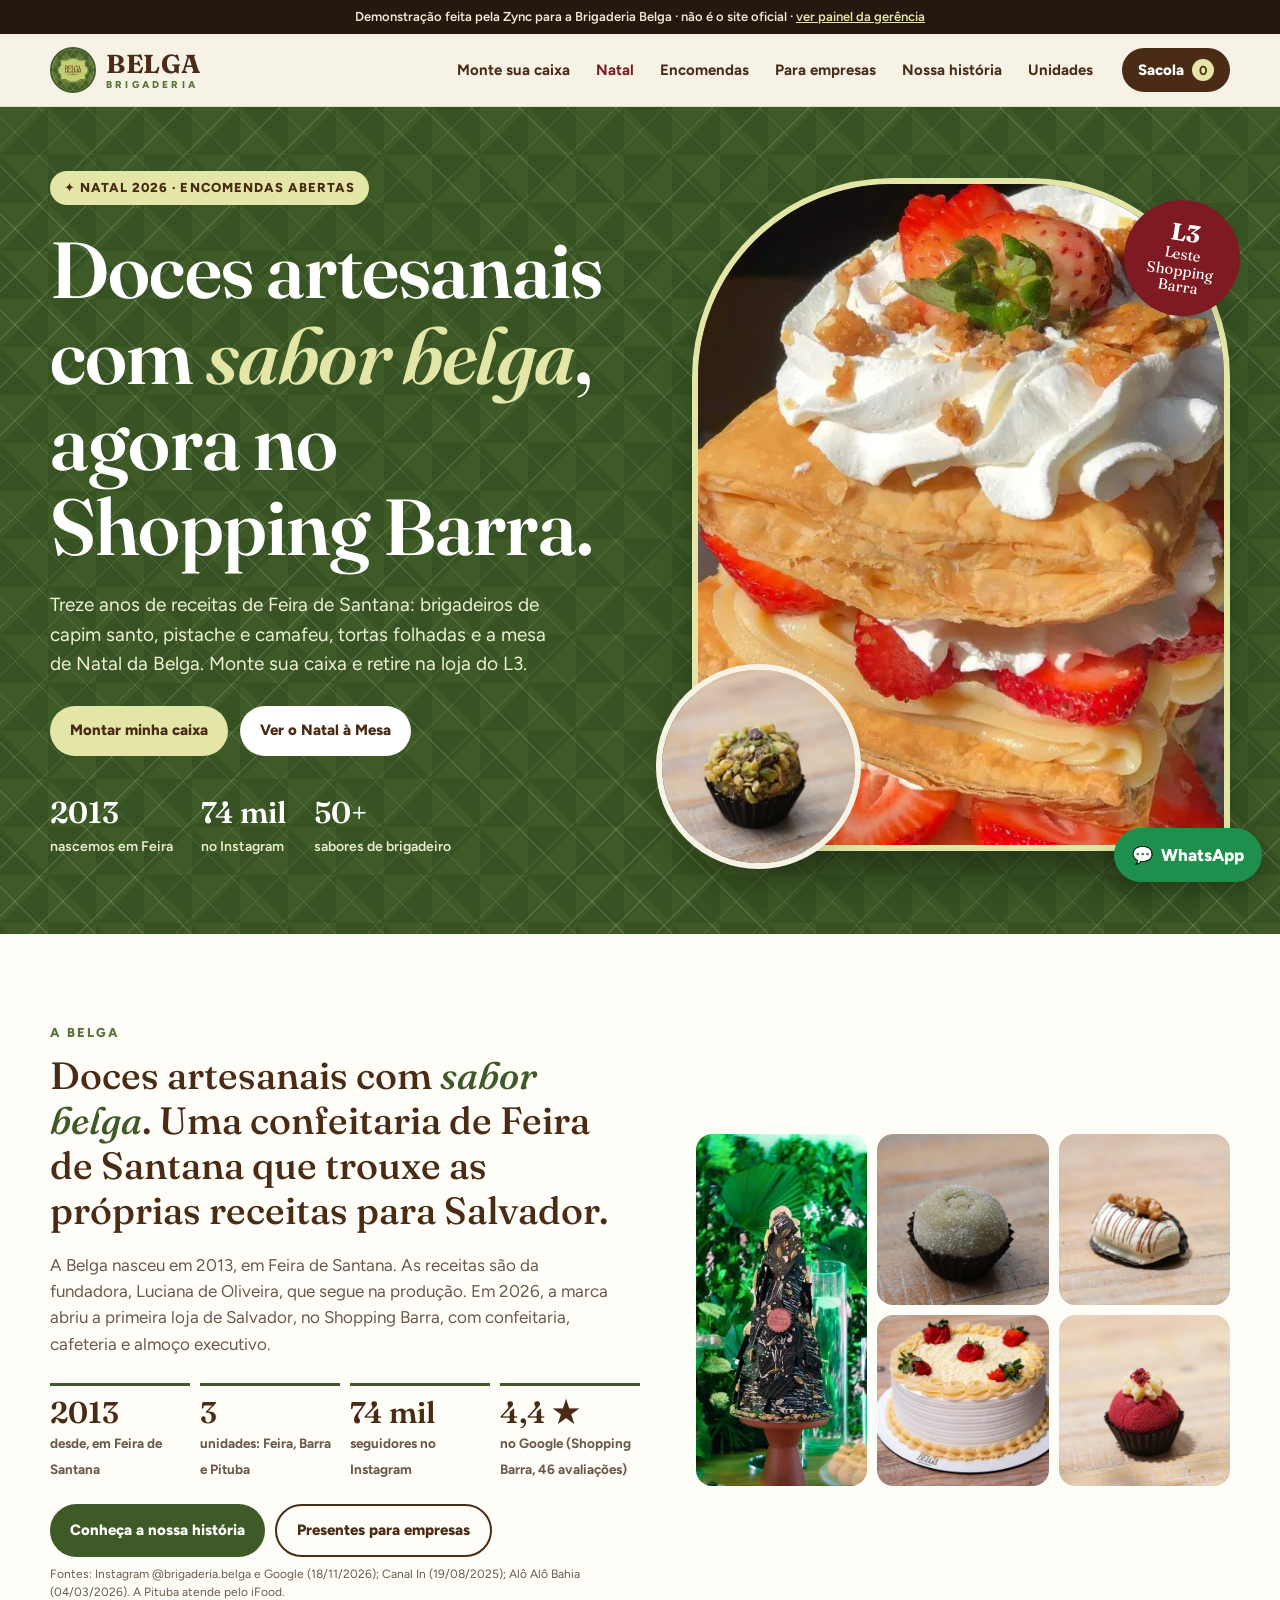
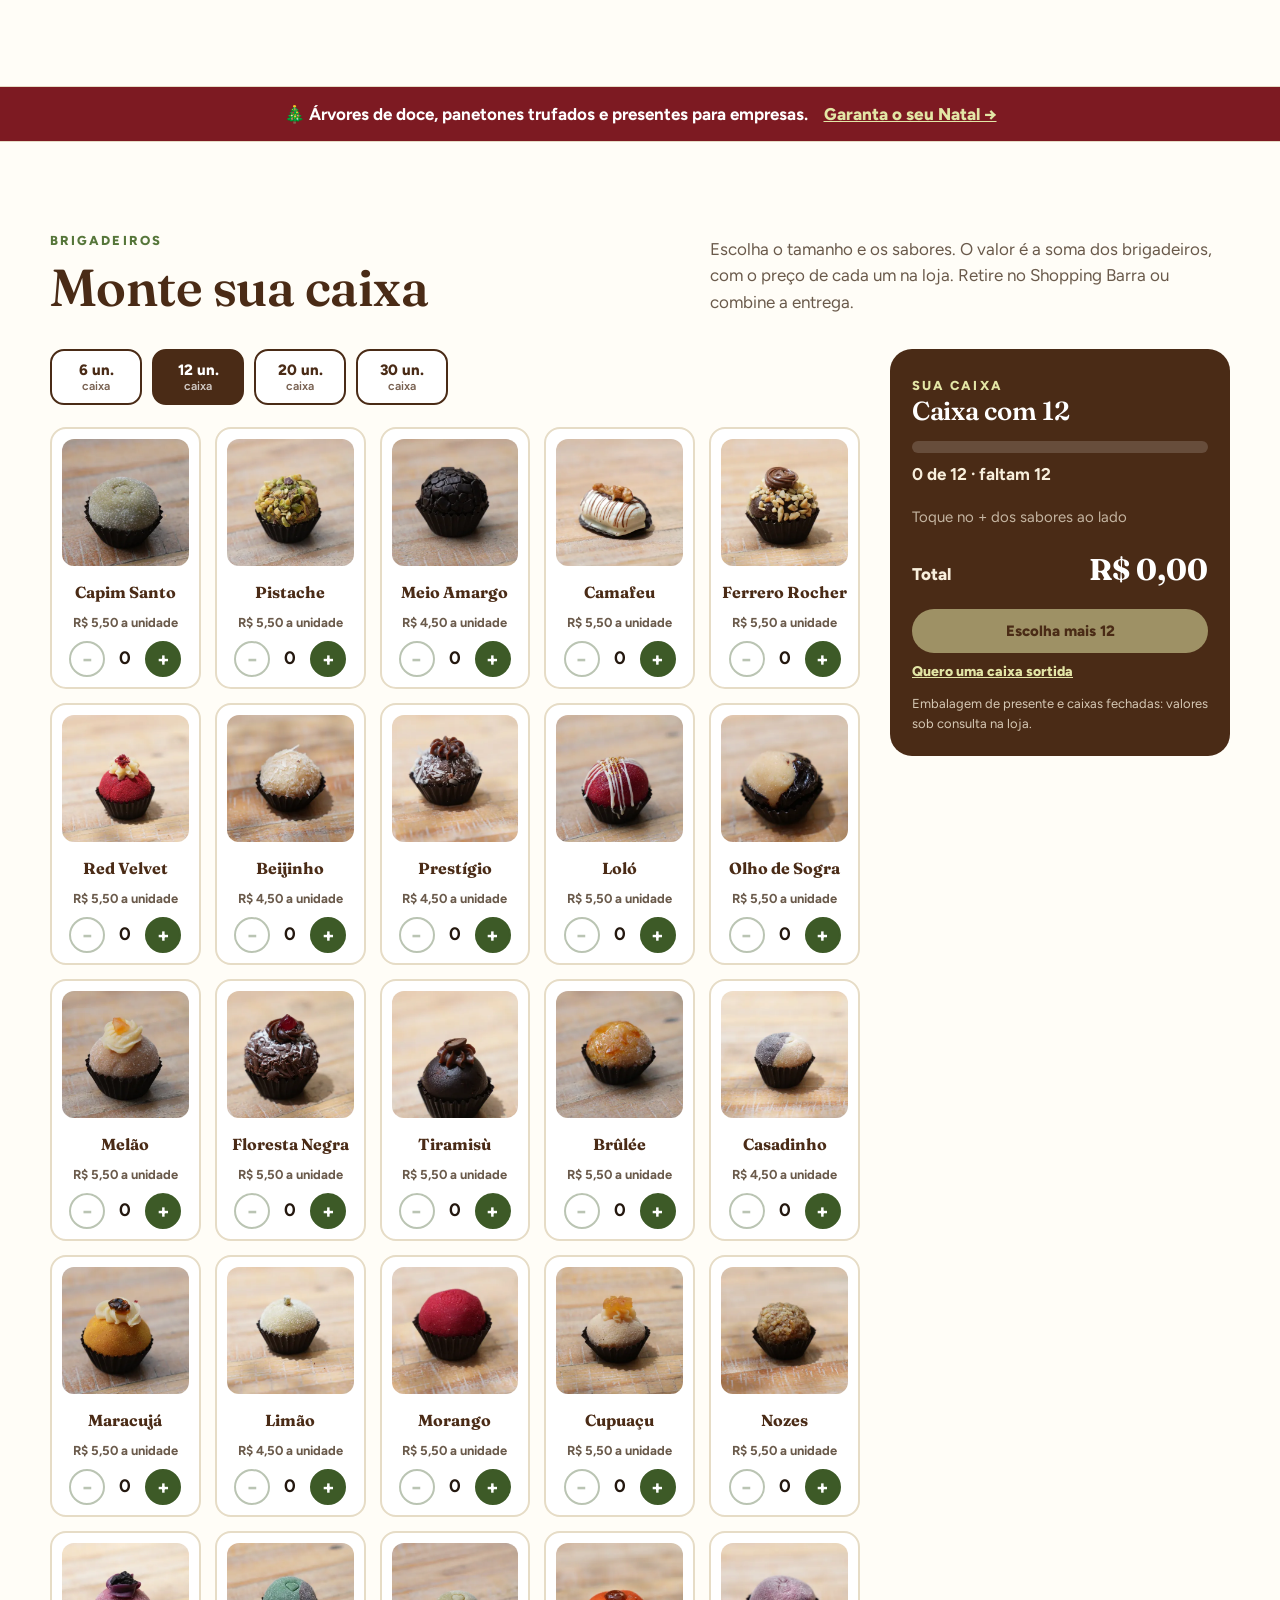
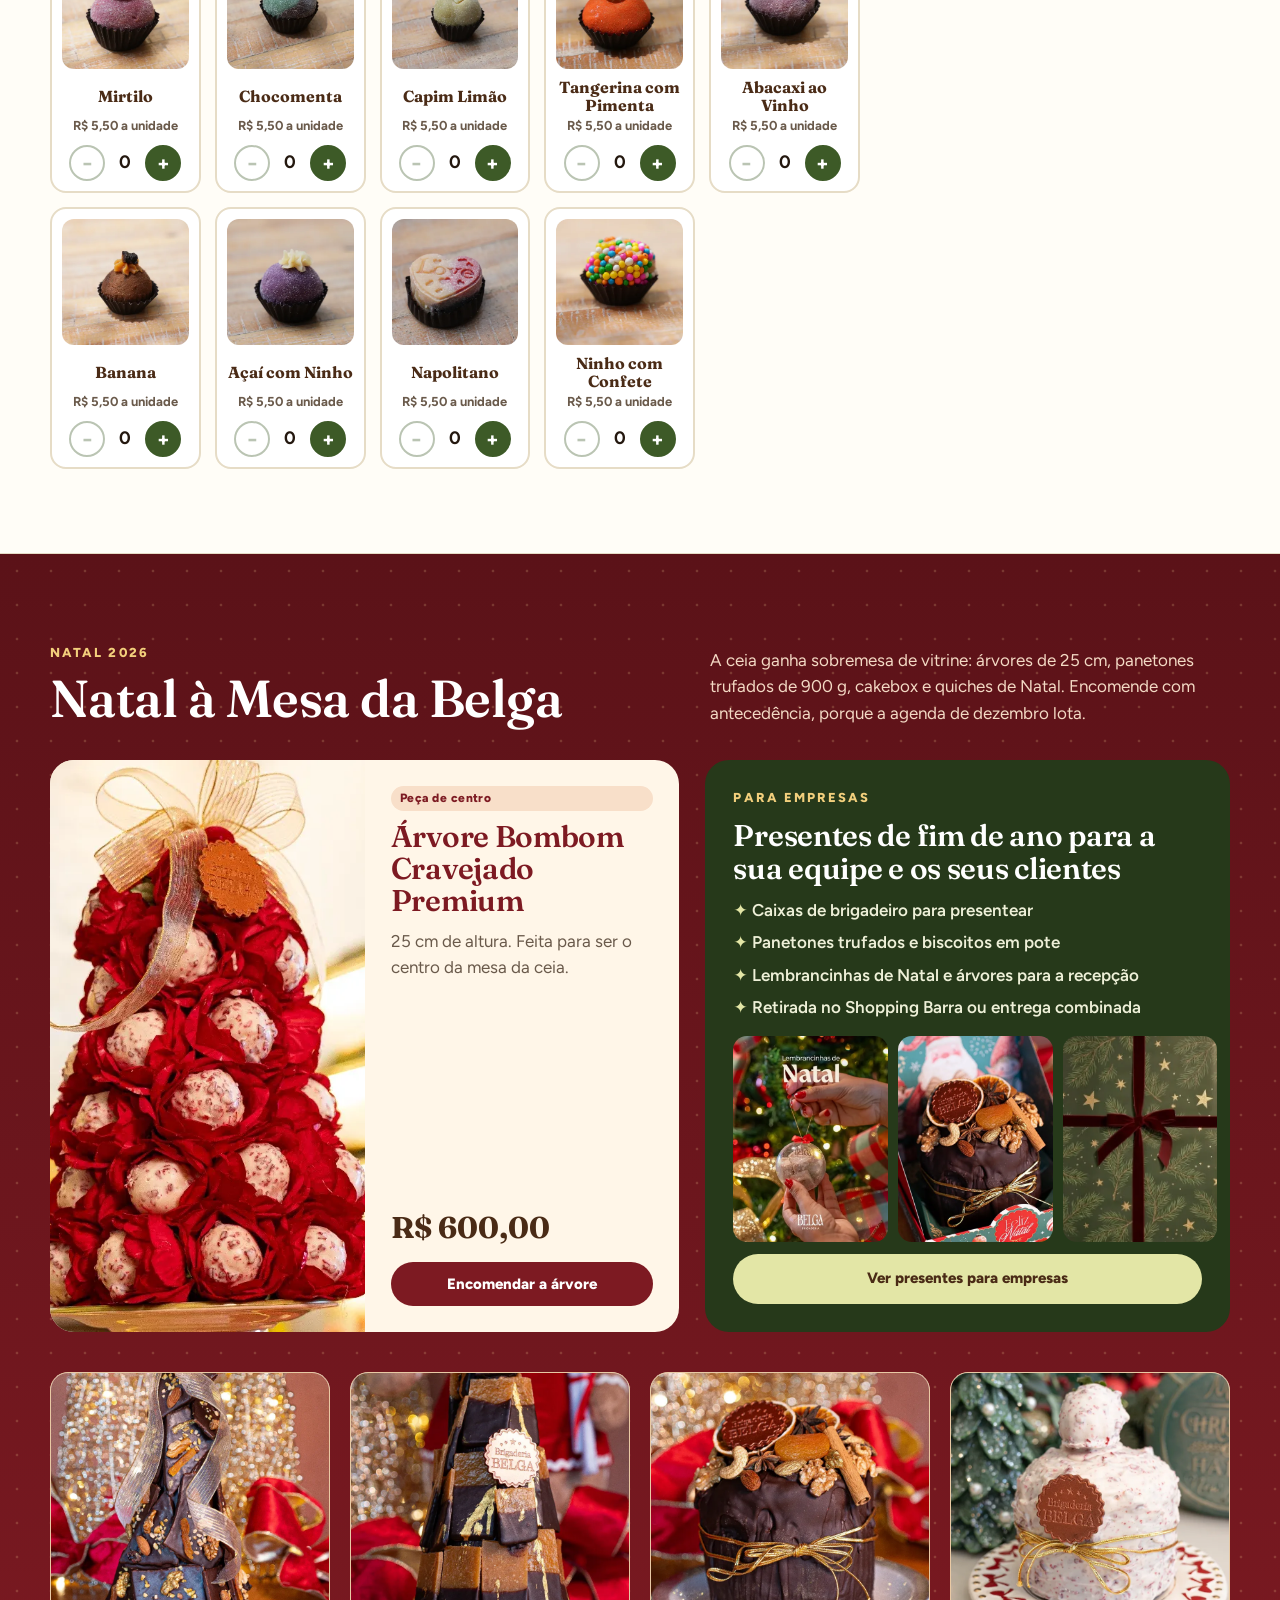
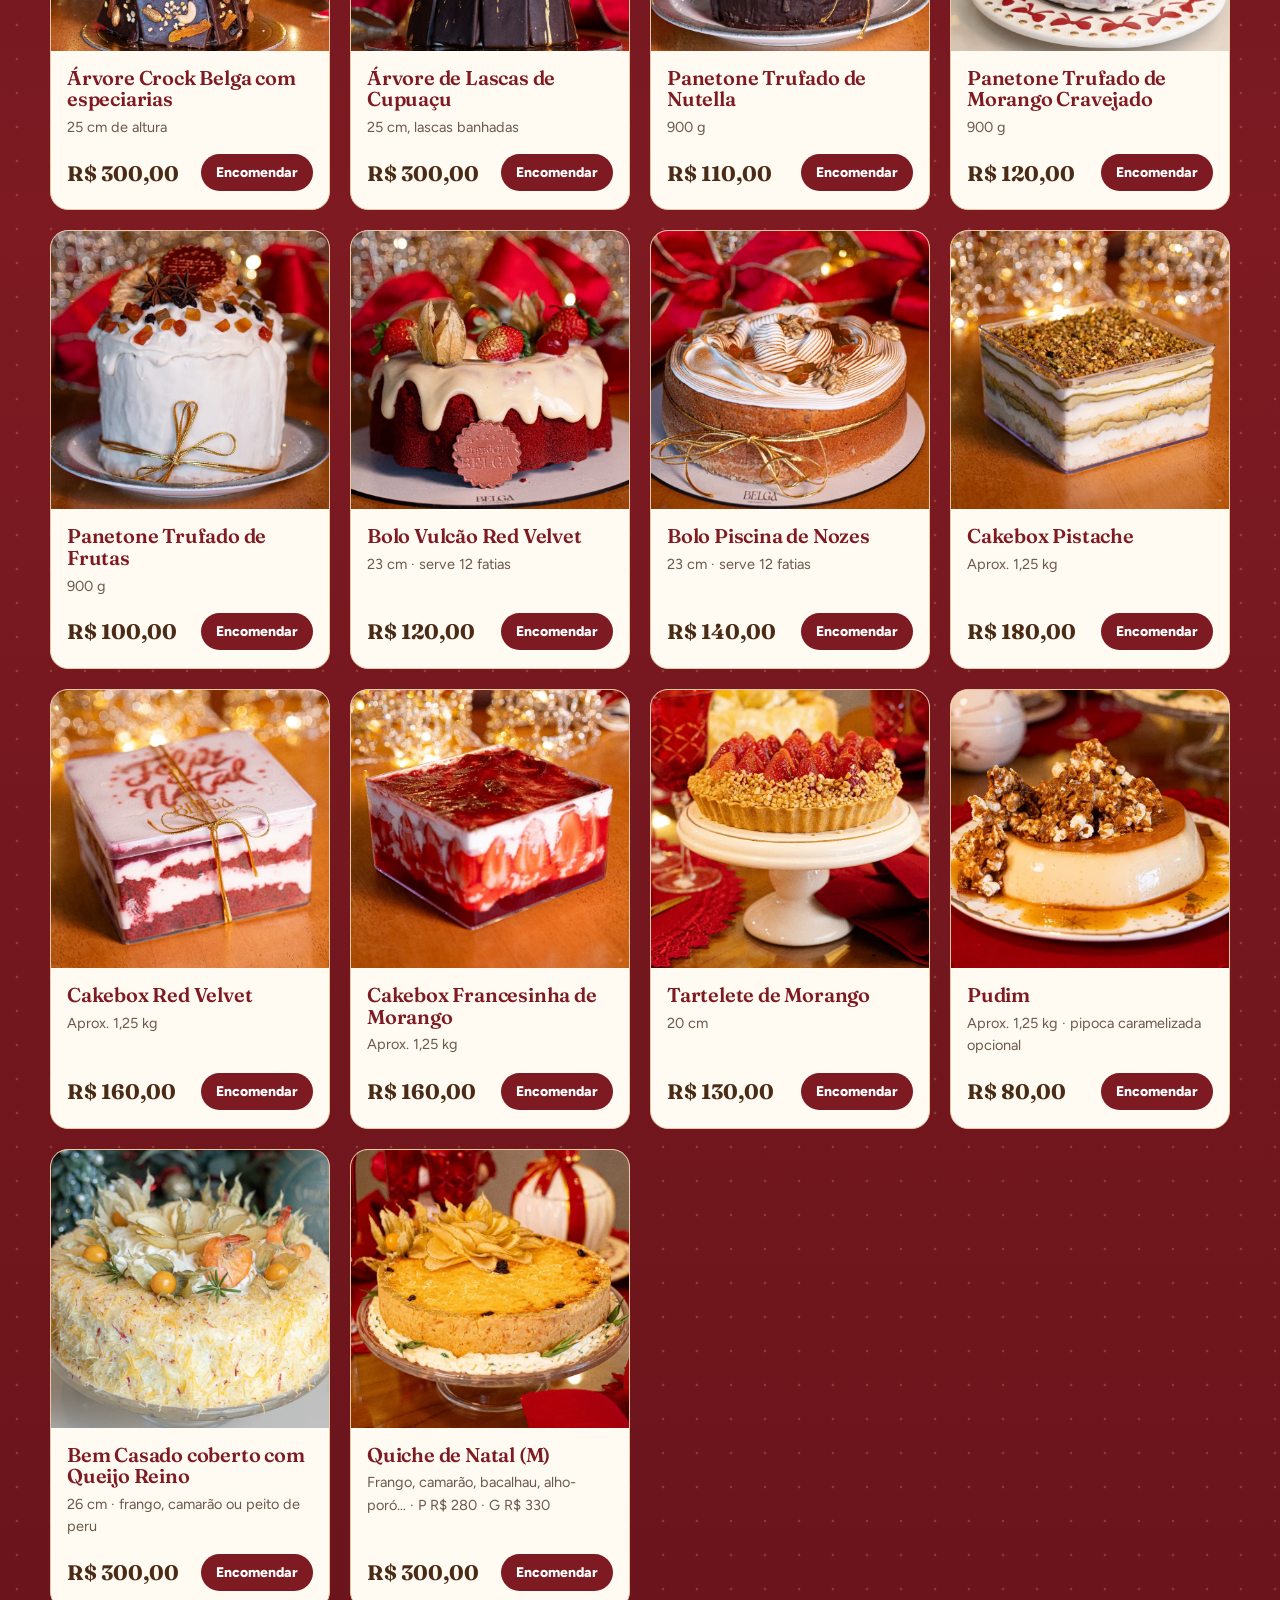
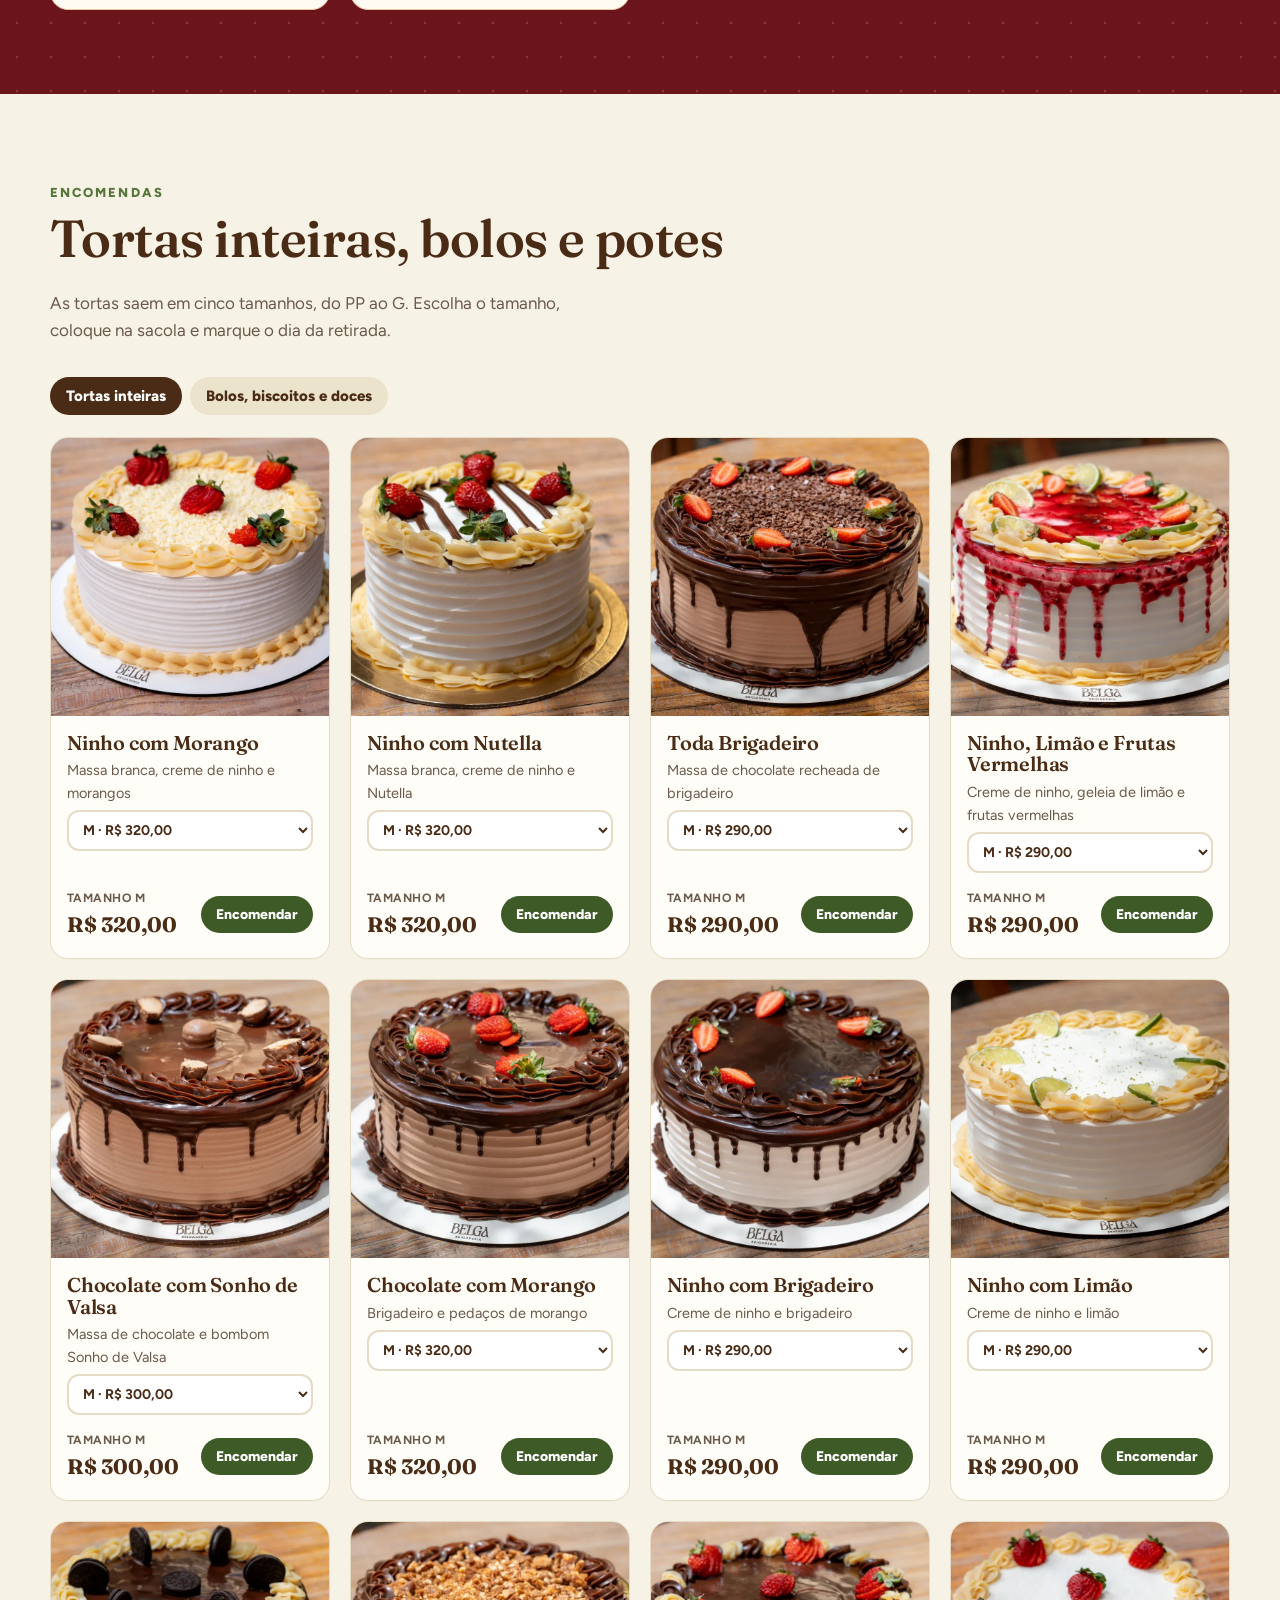
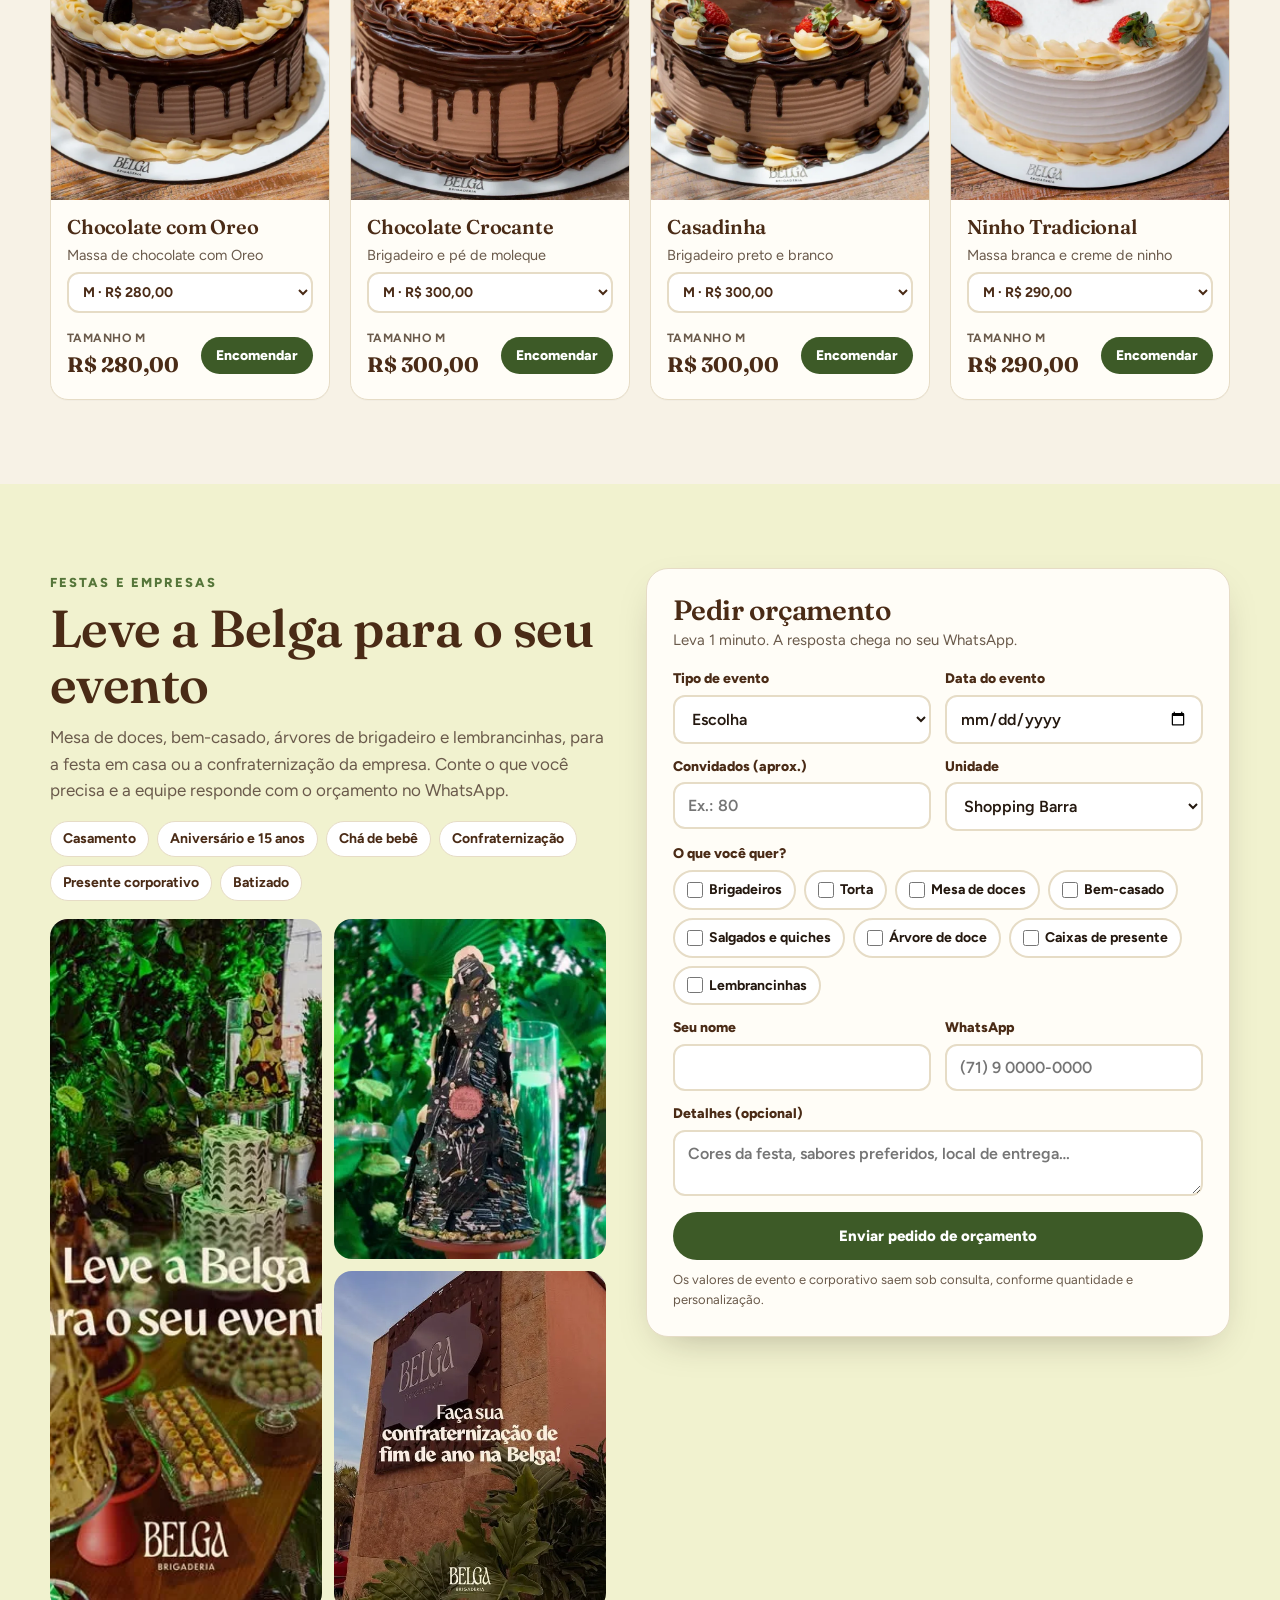
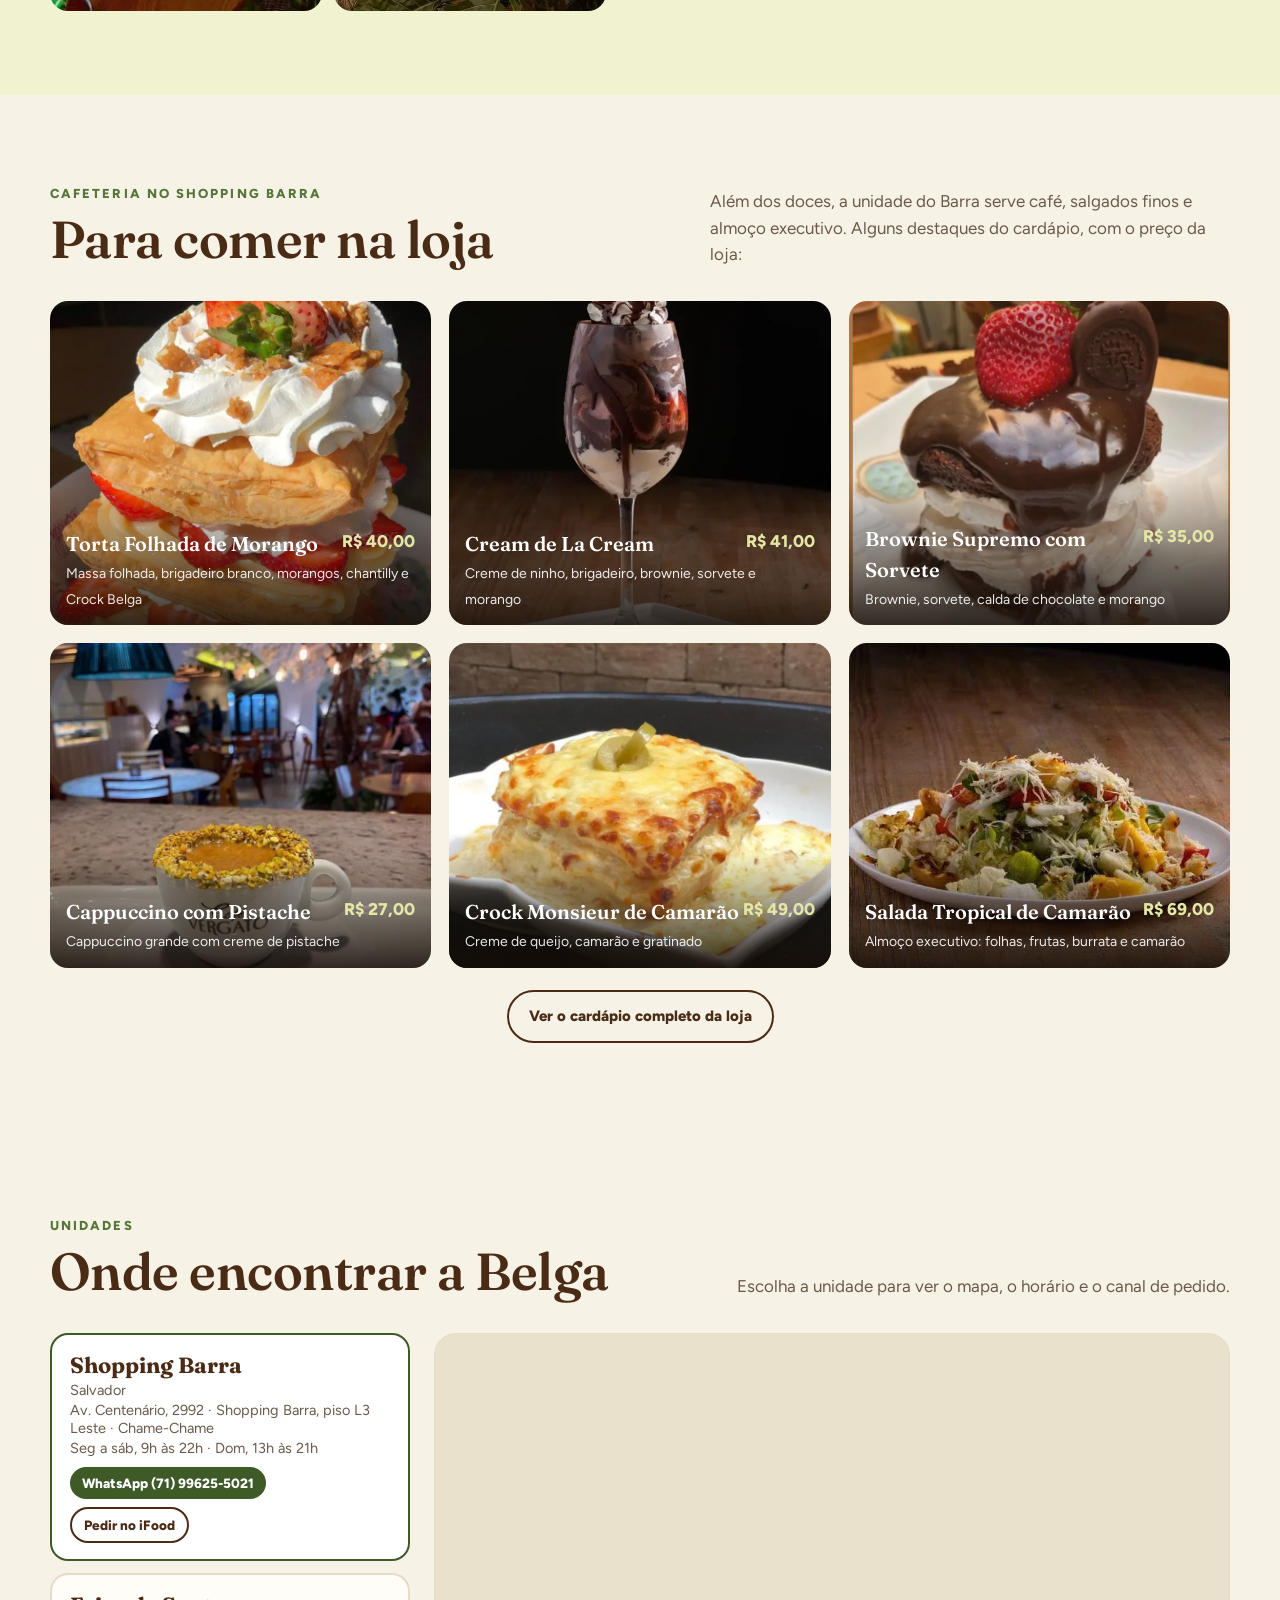
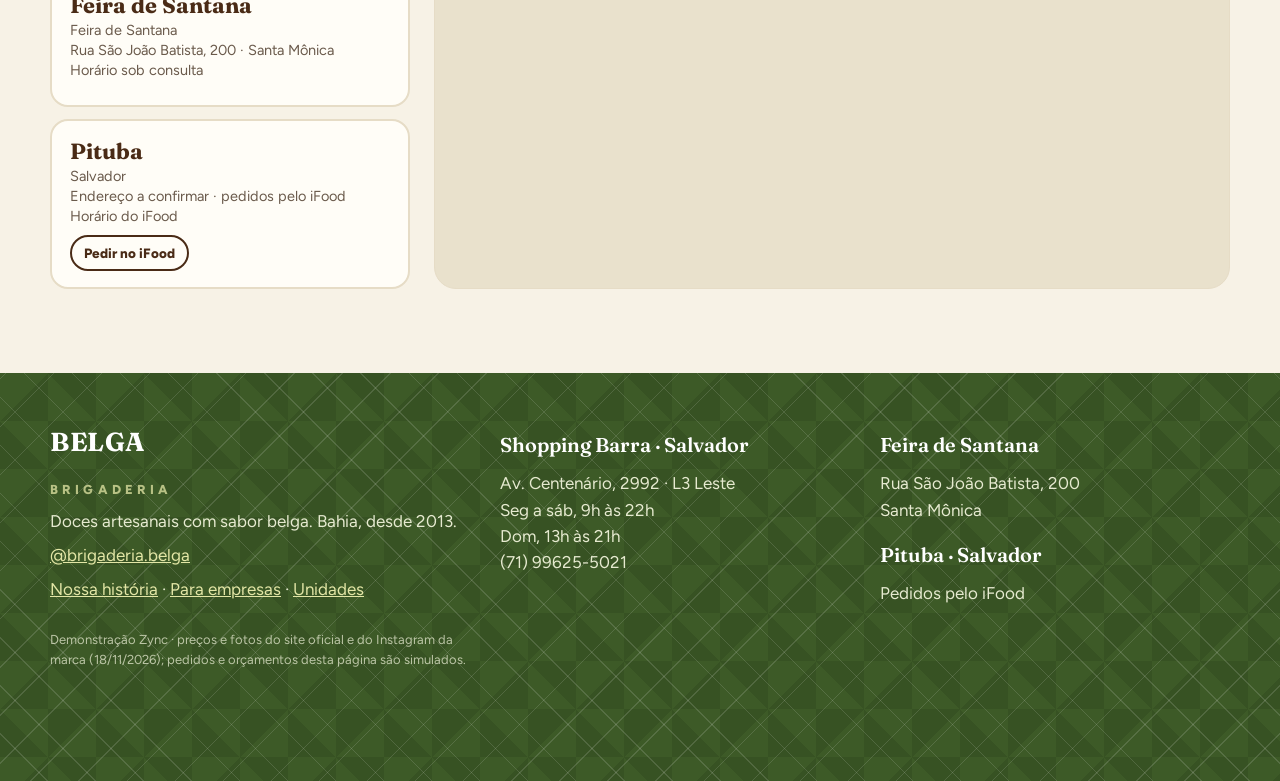
<file: index.html>
<!doctype html>
<html lang="pt-BR">
<head>
<meta charset="utf-8">
<meta name="viewport" content="width=device-width, initial-scale=1">
<title>Brigaderia Belga · Brigadeiros, tortas e Natal à Mesa · Shopping Barra, Salvador</title>
<meta name="description" content="Confeitaria artesanal nascida em Feira de Santana em 2013, agora no Shopping Barra. Monte sua caixa de brigadeiros, encomende tortas e o Natal à Mesa, e peça presentes de fim de ano para empresas.">
<link rel="canonical" href="https://nathamgil.github.io/brigaderia-belga/">
<meta name="theme-color" content="#3d5a27">
<link rel="icon" href="assets/img/logo-perfil.webp">
<meta property="og:type" content="website">
<meta property="og:locale" content="pt_BR">
<meta property="og:site_name" content="Brigaderia Belga">
<meta property="og:title" content="Brigaderia Belga · Brigadeiros, tortas e Natal à Mesa · Shopping Barra, Salvador">
<meta property="og:description" content="Confeitaria artesanal nascida em Feira de Santana em 2013, agora no Shopping Barra. Monte sua caixa de brigadeiros, encomende tortas e o Natal à Mesa, e peça presentes de fim de ano para empresas.">
<meta property="og:url" content="https://nathamgil.github.io/brigaderia-belga/">
<meta property="og:image" content="https://nathamgil.github.io/brigaderia-belga/assets/img/n-arvore-bombom.webp">
<link rel="preconnect" href="https://fonts.googleapis.com"><link rel="preconnect" href="https://fonts.gstatic.com" crossorigin>
<link href="https://fonts.googleapis.com/css2?family=Fraunces:ital,opsz,wght@0,9..144,500;0,9..144,600;0,9..144,700;1,9..144,500&family=Figtree:wght@400;600;700;800&display=swap" rel="stylesheet">
<link rel="stylesheet" href="assets/site.css?v=20261119132921">
<script type="application/ld+json">{"@context": "https://schema.org", "@graph": [{"@type": "Organization", "@id": "https://nathamgil.github.io/brigaderia-belga/#marca", "name": "Brigaderia Belga", "alternateName": "Belga Brigaderia", "url": "https://nathamgil.github.io/brigaderia-belga/", "logo": "https://nathamgil.github.io/brigaderia-belga/assets/img/logo-perfil.webp", "foundingDate": "2013", "foundingLocation": {"@type": "Place", "name": "Feira de Santana, BA"}, "founder": {"@type": "Person", "name": "Luciana de Oliveira"}, "sameAs": ["https://www.instagram.com/brigaderia.belga/", "https://www.facebook.com/brigaderiabelga/", "https://www.brigaderiabelga.com.br"]}, {"@type": "Bakery", "@id": "https://nathamgil.github.io/brigaderia-belga/#barra", "name": "Brigaderia Belga · Shopping Barra", "parentOrganization": {"@id": "https://nathamgil.github.io/brigaderia-belga/#marca"}, "image": "https://nathamgil.github.io/brigaderia-belga/assets/img/v-folhada-morango.webp", "telephone": "+55 71 99625-5021", "servesCuisine": "Confeitaria", "address": {"@type": "PostalAddress", "streetAddress": "Av. Centenário, 2992 · Shopping Barra, piso L3 Leste", "addressLocality": "Salvador", "addressRegion": "BA", "postalCode": "40149-900", "addressCountry": "BR"}, "openingHoursSpecification": [{"@type": "OpeningHoursSpecification", "dayOfWeek": ["Monday", "Tuesday", "Wednesday", "Thursday", "Friday", "Saturday"], "opens": "09:00", "closes": "22:00"}, {"@type": "OpeningHoursSpecification", "dayOfWeek": "Sunday", "opens": "13:00", "closes": "21:00"}], "hasMap": "https://www.google.com/maps?q=Belga+Brigaderia+Shopping+Barra+Salvador"}, {"@type": "Bakery", "@id": "https://nathamgil.github.io/brigaderia-belga/#feira", "name": "Brigaderia Belga · Feira de Santana", "parentOrganization": {"@id": "https://nathamgil.github.io/brigaderia-belga/#marca"}, "image": "https://nathamgil.github.io/brigaderia-belga/assets/img/ig-fachada-feira.webp", "servesCuisine": "Confeitaria", "address": {"@type": "PostalAddress", "streetAddress": "Rua São João Batista, 200 · Santa Mônica", "addressLocality": "Feira de Santana", "addressRegion": "BA", "addressCountry": "BR"}}, {"@type": "Bakery", "@id": "https://nathamgil.github.io/brigaderia-belga/#pituba", "name": "Brigaderia Belga · Pituba", "parentOrganization": {"@id": "https://nathamgil.github.io/brigaderia-belga/#marca"}, "servesCuisine": "Confeitaria", "url": "https://www.ifood.com.br/delivery/salvador-ba/brigaderia-belga-pituba/2ce7372c-0874-4fb3-a2d1-ea082e6f2a47", "address": {"@type": "PostalAddress", "addressLocality": "Salvador", "addressRegion": "BA", "addressCountry": "BR"}}]}</script>
</head>
<body data-pagina="home">

<div class="demo-faixa">Demonstração feita pela Zync para a Brigaderia Belga · não é o site oficial · <a href="painel/">ver painel da gerência</a></div>

<header class="topo">
  <div class="wrap">
    <a class="marca" href="#inicio"><img src="assets/img/logo-perfil.webp" alt="Logo da Brigaderia Belga"><span class="selo">BELGA<small>BRIGADERIA</small></span></a>
    <nav class="menu" id="menu">
      <a href="#caixa">Monte sua caixa</a>
      <a href="#natal" class="lk-natal">Natal</a>
      <a href="#encomendas">Encomendas</a>
      <a href="empresas.html">Para empresas</a>
      <a href="historia.html">Nossa história</a>
      <a href="#lojas">Unidades</a>
    </nav>
    <button class="hamb" id="hamb" aria-label="Abrir menu">☰</button>
    <button class="btn sacola-btn" id="abrirSacola"><span>Sacola</span> <b id="nSacola">0</b></button>
  </div>
</header>

<section class="hero losango" id="inicio">
  <div class="wrap">
    <div>
      <span class="etiqueta">✦ Natal 2026 · encomendas abertas</span>
      <h1>Doces artesanais com <em>sabor belga</em>, agora no Shopping Barra.</h1>
      <p class="lead">Treze anos de receitas de Feira de Santana: brigadeiros de capim santo, pistache e camafeu, tortas folhadas e a mesa de Natal da Belga. Monte sua caixa e retire na loja do L3.</p>
      <div class="acoes">
        <a class="btn b-limao" href="#caixa">Montar minha caixa</a>
        <a class="btn b-branco" href="#natal">Ver o Natal à Mesa</a>
      </div>
      <div class="fatos">
        <div><b>2013</b>nascemos em Feira</div>
        <div><b>74 mil</b>no Instagram</div>
        <div><b>50+</b>sabores de brigadeiro</div>
      </div>
    </div>
    <div class="hero-foto">
      <img class="principal" src="assets/img/v-folhada-morango.webp" alt="Torta folhada de morango da Belga">
      <img class="mini" src="assets/img/b-pistache.webp" alt="Brigadeiro de pistache">
      <div class="carimbo"><span><b>L3</b>Leste<br>Shopping Barra</span></div>
    </div>
  </div>
</section>

<!-- MARCA -->
<section class="sec marca-bloco" id="marca">
  <div class="wrap">
    <div>
      <span class="kicker">A Belga</span>
      <p class="manifesto">Doces artesanais com <em>sabor belga</em>. Uma confeitaria de Feira de Santana que trouxe as próprias receitas para Salvador.</p>
      <p class="txt">A Belga nasceu em 2013, em Feira de Santana. As receitas são da fundadora, Luciana de Oliveira, que segue na produção. Em 2026, a marca abriu a primeira loja de Salvador, no Shopping Barra, com confeitaria, cafeteria e almoço executivo.</p>
      <div class="numeros">
        <div><b>2013</b><span>desde, em Feira de Santana</span></div>
        <div><b>3</b><span>unidades: Feira, Barra e Pituba</span></div>
        <div><b>74 mil</b><span>seguidores no Instagram</span></div>
        <div><b>4,4 ★</b><span>no Google (Shopping Barra, 46 avaliações)</span></div>
      </div>
      <div class="acoes-l"><a class="btn b-verde" href="historia.html">Conheça a nossa história</a><a class="btn b-borda" href="empresas.html">Presentes para empresas</a></div>
      <p class="fonte-mini">Fontes: Instagram @brigaderia.belga e Google (18/11/2026); Canal In (19/08/2025); Alô Alô Bahia (04/03/2026). A Pituba atende pelo iFood.</p>
    </div>
    <div class="mosaico">
      <img class="alto" src="assets/img/ig-arvore-evento.webp" alt="Árvore de doce da Belga em mesa de evento" loading="lazy">
      <img src="assets/img/b-capim-santo.webp" alt="Brigadeiro de capim santo" loading="lazy">
      <img src="assets/img/b-camafeu.webp" alt="Brigadeiro camafeu" loading="lazy">
      <img src="assets/img/t-ninho-morango.webp" alt="Torta ninho com morango" loading="lazy">
      <img src="assets/img/b-red-velvet.webp" alt="Brigadeiro red velvet" loading="lazy">
    </div>
  </div>
</section>

<div class="natal-faixa"><div class="wrap">🎄 Árvores de doce, panetones trufados e presentes para empresas. <a href="#natal">Garanta o seu Natal →</a></div></div>

<!-- MONTE SUA CAIXA -->
<section class="sec caixa-sec" id="caixa">
  <div class="wrap">
    <div class="sec-cab">
      <div><span class="kicker">Brigadeiros</span><h2>Monte sua caixa</h2></div>
      <p>Escolha o tamanho e os sabores. O valor é a soma dos brigadeiros, com o preço de cada um na loja. Retire no Shopping Barra ou combine a entrega.</p>
    </div>
    <div class="caixa-layout">
      <div>
        <div class="tamanhos" id="tamanhos"></div>
        <div class="sabores" id="sabores"></div>
      </div>
      <aside class="resumo-caixa" id="resumoCaixa"></aside>
    </div>
  </div>
</section>

<!-- NATAL -->
<section class="sec natal" id="natal">
  <div class="wrap">
    <div class="sec-cab">
      <div><span class="kicker">Natal 2026</span><h2>Natal à Mesa da Belga</h2></div>
      <p>A ceia ganha sobremesa de vitrine: árvores de 25 cm, panetones trufados de 900 g, cakebox e quiches de Natal. Encomende com antecedência, porque a agenda de dezembro lota.</p>
    </div>
    <div class="natal-topo">
      <div class="natal-destaque" id="natalDestaque"></div>
      <div class="corp">
        <span class="kicker" style="color:#f2cf7c">Para empresas</span>
        <h3>Presentes de fim de ano para a sua equipe e os seus clientes</h3>
        <ul>
          <li>Caixas de brigadeiro para presentear</li>
          <li>Panetones trufados e biscoitos em pote</li>
          <li>Lembrancinhas de Natal e árvores para a recepção</li>
          <li>Retirada no Shopping Barra ou entrega combinada</li>
        </ul>
        <div class="fotos">
          <img src="assets/img/ig-lembrancinha.webp" alt="Lembrancinha de Natal da Belga">
          <img src="assets/img/ig-panetone.webp" alt="Panetone trufado">
          <img src="assets/img/ig-presente.webp" alt="Embalagem de presente">
        </div>
        <a class="btn b-limao" href="empresas.html">Ver presentes para empresas</a>
      </div>
    </div>
    <div class="grade" id="gradeNatal"></div>
  </div>
</section>

<!-- ENCOMENDAS -->
<section class="sec" id="encomendas">
  <div class="wrap">
    <div class="sec-cab">
      <div><span class="kicker">Encomendas</span><h2>Tortas inteiras, bolos e potes</h2></div>
      <p>As tortas saem em cinco tamanhos, do PP ao G. Escolha o tamanho, coloque na sacola e marque o dia da retirada.</p>
    </div>
    <div class="abas" id="abasEnc">
      <button class="on" data-aba="tortas">Tortas inteiras</button>
      <button data-aba="doces">Bolos, biscoitos e doces</button>
    </div>
    <div class="grade" id="gradeEnc"></div>
  </div>
</section>

<!-- EVENTOS -->
<section class="sec eventos" id="eventos">
  <div class="wrap ev-layout">
    <div>
      <span class="kicker">Festas e empresas</span>
      <h2 style="font-size:clamp(32px,4.4vw,52px);margin-top:6px">Leve a Belga para o seu evento</h2>
      <p style="color:var(--cinza);margin-top:12px">Mesa de doces, bem-casado, árvores de brigadeiro e lembrancinhas, para a festa em casa ou a confraternização da empresa. Conte o que você precisa e a equipe responde com o orçamento no WhatsApp.</p>
      <div class="ev-tipos"><span>Casamento</span><span>Aniversário e 15 anos</span><span>Chá de bebê</span><span>Confraternização</span><span>Presente corporativo</span><span>Batizado</span></div>
      <div class="ev-fotos">
        <img src="assets/img/ig-evento.webp" alt="Mesa de doces da Belga em evento">
        <img src="assets/img/ig-arvore-evento.webp" alt="Árvore de doce em evento">
        <img src="assets/img/ig-fachada-feira.webp" alt="Fachada de uma loja da Belga">
      </div>
    </div>
    <form class="form" id="formEvento">
      <h3>Pedir orçamento</h3>
      <p class="sub">Leva 1 minuto. A resposta chega no seu WhatsApp.</p>
      <div class="campos">
        <div class="campo"><label for="evTipo">Tipo de evento</label>
          <select id="evTipo" required>
            <option value="">Escolha</option><option>Casamento</option><option>Aniversário</option><option>15 anos</option><option>Chá de bebê</option><option>Batizado</option><option>Confraternização de empresa</option><option>Presente de fim de ano</option><option>Outro</option>
          </select></div>
        <div class="campo"><label for="evData">Data do evento</label><input id="evData" type="date" required></div>
        <div class="campo"><label for="evQtd" id="evQtdLabel">Convidados (aprox.)</label><input id="evQtd" type="number" min="1" inputmode="numeric" placeholder="Ex.: 80" required></div>
        <div class="campo"><label for="evUnid">Unidade</label><select id="evUnid"></select></div>
        <div class="campo cheio"><label>O que você quer?</label>
          <div class="chips" id="evItens">
            <label><input type="checkbox" value="Brigadeiros">Brigadeiros</label>
            <label><input type="checkbox" value="Torta">Torta</label>
            <label><input type="checkbox" value="Mesa de doces">Mesa de doces</label>
            <label><input type="checkbox" value="Bem-casado">Bem-casado</label>
            <label><input type="checkbox" value="Salgados e quiches">Salgados e quiches</label>
            <label><input type="checkbox" value="Árvore de Natal de doce">Árvore de doce</label>
            <label><input type="checkbox" value="Caixas de presente">Caixas de presente</label>
            <label><input type="checkbox" value="Lembrancinhas">Lembrancinhas</label>
          </div></div>
        <div class="campo"><label for="evNome">Seu nome</label><input id="evNome" required autocomplete="name"></div>
        <div class="campo"><label for="evTel">WhatsApp</label><input id="evTel" type="tel" inputmode="tel" placeholder="(71) 9 0000-0000" required autocomplete="tel"></div>
        <div class="campo cheio" id="evEmpresaCampo" hidden><label for="evEmpresa">Empresa</label><input id="evEmpresa" placeholder="Nome da empresa"></div>
        <div class="campo cheio"><label for="evObs">Detalhes (opcional)</label><textarea id="evObs" rows="2" placeholder="Cores da festa, sabores preferidos, local de entrega…"></textarea></div>
      </div>
      <button class="btn b-verde">Enviar pedido de orçamento</button>
      <p class="nota">Os valores de evento e corporativo saem sob consulta, conforme quantidade e personalização.</p>
    </form>
  </div>
</section>

<!-- NA LOJA -->
<section class="sec" id="loja">
  <div class="wrap">
    <div class="sec-cab">
      <div><span class="kicker">Cafeteria no Shopping Barra</span><h2>Para comer na loja</h2></div>
      <p>Além dos doces, a unidade do Barra serve café, salgados finos e almoço executivo. Alguns destaques do cardápio, com o preço da loja:</p>
    </div>
    <div class="vitrine" id="vitrine"></div>
    <p style="margin-top:22px;text-align:center"><a class="btn b-borda" href="https://www.brigaderiabelga.com.br/ssa" target="_blank" rel="noopener">Ver o cardápio completo da loja</a></p>
  </div>
</section>

<!-- UNIDADES -->
<section class="sec" id="lojas">
  <div class="wrap">
    <div class="sec-cab">
      <div><span class="kicker">Unidades</span><h2>Onde encontrar a Belga</h2></div>
      <p>Escolha a unidade para ver o mapa, o horário e o canal de pedido.</p>
    </div>
    <div class="lojas-layout">
      <div class="lista-lojas" id="listaLojas"></div>
      <div class="mapa" id="mapa"></div>
    </div>
  </div>
</section>

<footer class="rodape-site losango">
  <div class="wrap">
    <div>
      <span class="selo" style="color:#fff">BELGA<small style="color:var(--limao)">BRIGADERIA</small></span>
      <p style="margin-top:12px">Doces artesanais com sabor belga. Bahia, desde 2013.</p>
      <p style="margin-top:8px"><a href="https://www.instagram.com/brigaderia.belga/" target="_blank" rel="noopener">@brigaderia.belga</a></p>
      <p style="margin-top:8px"><a href="historia.html">Nossa história</a> · <a href="empresas.html">Para empresas</a> · <a href="index.html#lojas">Unidades</a></p>
    </div>
    <div><h4>Shopping Barra · Salvador</h4><p>Av. Centenário, 2992 · L3 Leste<br>Seg a sáb, 9h às 22h<br>Dom, 13h às 21h<br>(71) 99625-5021</p></div>
    <div><h4>Feira de Santana</h4><p>Rua São João Batista, 200<br>Santa Mônica</p><h4 style="margin-top:16px">Pituba · Salvador</h4><p>Pedidos pelo iFood</p></div>
  </div>
  <div class="wrap"><small>Demonstração Zync · preços e fotos do site oficial e do Instagram da marca (18/11/2026); pedidos e orçamentos desta página são simulados.</small></div>
</footer>

<a class="zap-flut" id="zapFlut" href="#" target="_blank" rel="noopener">💬 <span>WhatsApp</span></a>

<div class="veu" id="veu" hidden></div>
<aside class="gaveta" id="gaveta" hidden aria-label="Sacola">
  <div class="cab"><h3 id="gavTitulo">Sua sacola</h3><button class="fechar" id="fecharSacola" aria-label="Fechar">✕</button></div>
  <div class="miolo" id="gavMiolo"></div>
  <div class="pe" id="gavPe"></div>
</aside>
<div class="toast" id="toast"></div>

<script src="assets/dados.js?v=20261119132921"></script>
<script src="assets/site.js?v=20261119132921"></script>
</body>
</html>
</file>
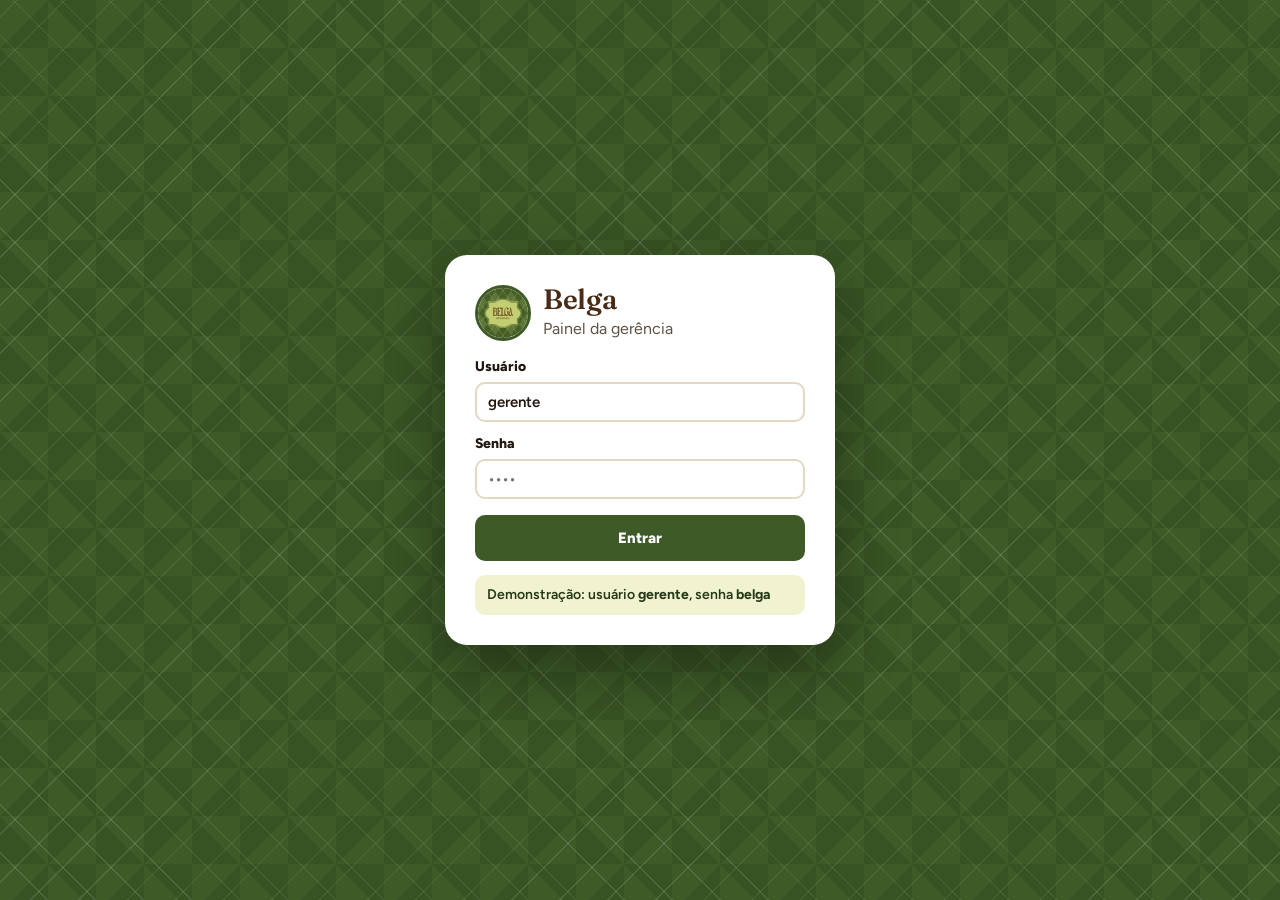
<file: painel/index.html>
<!doctype html>
<html lang="pt-BR">
<head>
<meta charset="utf-8">
<meta name="viewport" content="width=device-width, initial-scale=1">
<title>Painel · Brigaderia Belga</title>
<meta name="robots" content="noindex">
<meta name="theme-color" content="#3d5a27">
<link rel="icon" href="../assets/img/logo-perfil.webp">
<link href="https://fonts.googleapis.com/css2?family=Fraunces:opsz,wght@9..144,600;9..144,700&family=Figtree:wght@400;600;700;800&display=swap" rel="stylesheet">
<style>
:root{--verde:#3d5a27;--verde-2:#56763a;--verde-esc:#26391a;--limao:#e3e6a6;--limao-2:#f1f2cf;--creme:#f5f1e6;--papel:#fff;--marrom:#4a2b16;--tinta:#22170e;--cinza:#5f5244;--linha:#e3d9c3;--bordo:#7d1a22;--ok:#2f6b2a;--alerta:#9a5b00}
*{box-sizing:border-box;margin:0;padding:0}
[hidden]{display:none!important}
body{font-family:'Figtree',system-ui,sans-serif;background:var(--creme);color:var(--tinta);font-size:16px;line-height:1.45}
h1,h2,h3,.fr{font-family:'Fraunces',Georgia,serif;font-weight:600;color:var(--marrom);letter-spacing:-.01em}
button{font-family:inherit;cursor:pointer}
a{color:var(--verde)}
.btn{border:0;border-radius:10px;padding:10px 14px;font-weight:800;font-size:14px;display:inline-flex;align-items:center;gap:6px;text-decoration:none;justify-content:center}
.b-v{background:var(--verde);color:#fff}.b-m{background:var(--marrom);color:#fff}.b-c{background:#fff;color:var(--marrom);border:2px solid var(--linha)}.b-z{background:#1f8f4e;color:#fff}
input,select,textarea{font:600 15px 'Figtree';padding:9px 11px;border:2px solid var(--linha);border-radius:10px;background:#fff;color:var(--tinta)}
input:focus,select:focus{outline:none;border-color:var(--verde)}
.losango{background-color:var(--verde);background-image:repeating-linear-gradient(45deg,transparent 0 33px,rgba(255,255,255,.12) 33px 34px),repeating-linear-gradient(-45deg,transparent 0 33px,rgba(255,255,255,.12) 33px 34px),linear-gradient(45deg,rgba(0,0,0,.09) 25%,transparent 25% 75%,rgba(0,0,0,.09) 75%),linear-gradient(-45deg,rgba(0,0,0,.09) 25%,transparent 25% 75%,rgba(0,0,0,.09) 75%);background-size:auto,auto,96px 96px,96px 96px;background-position:0 0,0 0,0 0,48px 48px}
/* login */
#login{min-height:100vh;display:grid;place-items:center;padding:20px}
#login form{background:var(--papel);border-radius:22px;padding:30px;width:min(390px,100%);box-shadow:0 24px 60px rgba(0,0,0,.35)}
#login .logo{display:flex;align-items:center;gap:12px;margin-bottom:16px}
#login .logo img{width:56px;height:56px;border-radius:50%;border:3px solid var(--verde)}
#login h1{font-size:28px;line-height:1}
#login p{color:var(--cinza);margin-top:4px}
#login label{font-weight:800;font-size:14px;display:block;margin:12px 0 5px}
#login input{width:100%}
.demo{background:var(--limao-2);border-radius:10px;padding:10px 12px;font-size:14px;margin-top:14px;font-weight:600;color:var(--verde-esc)}
#erro{color:#a1111f;font-weight:800;margin-top:10px}
/* app */
.lado{position:fixed;left:0;top:0;bottom:0;width:236px;color:#fff;padding:18px 12px;display:flex;flex-direction:column;gap:3px;z-index:20}
.lado .m{display:flex;gap:10px;align-items:center;padding:4px 8px 18px}
.lado .m img{width:42px;height:42px;border-radius:50%;border:2px solid var(--limao)}
.lado .m b{font:700 22px 'Fraunces';display:block;line-height:1;color:#fff}
.lado .m small{font-size:11px;font-weight:800;letter-spacing:.14em;text-transform:uppercase;color:var(--limao)}
.lado button{background:none;border:0;color:#eef0d8;text-align:left;padding:11px 12px;border-radius:12px;font-weight:800;font-size:15px;display:flex;justify-content:space-between;align-items:center}
.lado button:hover{background:rgba(255,255,255,.1)}
.lado button.on{background:var(--limao);color:var(--marrom)}
.lado button i,.mob-tabs i{font-style:normal;background:var(--bordo);color:#fff;border-radius:999px;font-size:12px;padding:1px 8px;margin-left:6px}
.lado .rod{margin-top:auto;font-size:13px;padding:10px;display:grid;gap:6px}
.lado .rod a{color:var(--limao)}
main{margin-left:236px;padding:24px 28px 90px;max-width:1400px}
.cab{display:flex;align-items:center;gap:12px;margin-bottom:18px;flex-wrap:wrap}
.cab h2{font-size:32px}
.cab .dir{margin-left:auto;display:flex;gap:8px;align-items:center;flex-wrap:wrap}
.filtro-uni{display:flex;gap:4px;background:#fff;border:2px solid var(--linha);border-radius:12px;padding:3px}
.filtro-uni button{border:0;background:none;border-radius:9px;padding:7px 11px;font-weight:800;font-size:13.5px;color:var(--cinza)}
.filtro-uni button.on{background:var(--verde);color:#fff}
.kpis{display:grid;grid-template-columns:repeat(4,1fr);gap:12px;margin-bottom:18px}
.kpi{background:#fff;border-radius:16px;padding:16px;border:1px solid var(--linha)}
.kpi span{font-size:12.5px;font-weight:800;color:var(--cinza);text-transform:uppercase;letter-spacing:.05em}
.kpi b{display:block;font:700 30px 'Fraunces';color:var(--marrom);margin-top:2px}
.kpi small{color:var(--cinza);font-weight:600;font-size:13px}
.card{background:#fff;border-radius:16px;padding:18px;border:1px solid var(--linha);margin-bottom:16px}
.card h3{font-size:20px;margin-bottom:10px;display:flex;justify-content:space-between;align-items:center;gap:8px}
.g2{display:grid;grid-template-columns:1fr 1fr;gap:16px}
.g-ag{grid-template-columns:1.25fr 1fr}
.tab-wrap{overflow-x:auto}
table{width:100%;border-collapse:collapse;font-size:14.5px}
th{text-align:left;font-size:12px;text-transform:uppercase;letter-spacing:.06em;color:var(--cinza);padding:8px;border-bottom:2px solid var(--linha);white-space:nowrap}
td{padding:10px 8px;border-bottom:1px solid #efe7d6;vertical-align:middle}
.pill{display:inline-block;border-radius:999px;padding:3px 10px;font-size:12px;font-weight:800;white-space:nowrap}
.u-barra{background:#e4ecd9;color:var(--verde-esc)}.u-feira{background:#f6e3c8;color:#7a4a0c}.u-pituba{background:#e1e8f5;color:#1d3f74}
.o-anuncio{background:#fde3e6;color:#9b1c2a}.o-instagram{background:#f3e3fb;color:#6b2490}.o-site{background:var(--limao-2);color:var(--verde-esc)}.o-whatsapp{background:#dcf3e4;color:#1d6b3c}.o-balcao{background:#eee;color:#444}.o-ifood{background:#ffe5e0;color:#b2271a}
.s-novo{background:#fde3e6;color:#9b1c2a}.s-confirmado{background:#fff0c9;color:#7a5200}.s-producao{background:#e6ddff;color:#4a2fa3}.s-pronto{background:#dcf1d8;color:var(--ok)}.s-entregue{background:#eee;color:#555}
.s-proposta{background:#fff0c9;color:#7a5200}.s-fechado{background:#dcf1d8;color:var(--ok)}.s-perdido{background:#eee;color:#666}
.s-conversando{background:#fff0c9;color:#7a5200}.s-virou{background:#dcf1d8;color:var(--ok)}
.t-natal{background:#7d1a22;color:#fff}.t-caixa{background:#4a2b16;color:#fff}.t-encomenda{background:#56763a;color:#fff}.t-corporativo{background:#1d3f74;color:#fff}
/* kanban */
.kan{display:grid;grid-template-columns:repeat(5,minmax(220px,1fr));gap:12px;align-items:start;overflow-x:auto;padding-bottom:6px}
.col{background:#ebe3d0;border-radius:16px;padding:10px;min-height:180px}
.col h3{font-size:16px;padding:4px 6px 10px;display:flex;justify-content:space-between}
.ped{background:#fff;border-radius:13px;padding:12px;margin-bottom:10px;border:1px solid var(--linha)}
.ped .t{display:flex;justify-content:space-between;align-items:center;gap:6px;flex-wrap:wrap}
.ped .t b{font:700 16px 'Fraunces';color:var(--marrom)}
.ped .q{font-weight:800;color:var(--bordo);font-size:14px;margin-top:4px}
.ped ul{list-style:none;margin:8px 0;font-size:14px}
.ped li{padding:2px 0}
.ped li small{display:block;color:var(--cinza);font-size:12.5px}
.ped .pe{display:flex;justify-content:space-between;align-items:center;margin-top:8px;gap:6px;flex-wrap:wrap}
.ped .pe .btn{padding:7px 10px;font-size:13px}
.chips-f{display:flex;gap:6px;flex-wrap:wrap;margin-bottom:14px}
.chips-f button{border:2px solid var(--linha);background:#fff;border-radius:999px;padding:7px 12px;font-weight:800;font-size:13.5px;color:var(--cinza)}
.chips-f button.on{border-color:var(--marrom);background:var(--marrom);color:#fff}
/* agenda */
.cal{display:grid;grid-template-columns:repeat(7,minmax(0,1fr));gap:6px}
.cal .dsem{font-size:12px;font-weight:800;color:var(--cinza);text-align:center;text-transform:uppercase}
.cal button{background:#fff;border:2px solid var(--linha);border-radius:12px;min-height:74px;padding:6px;text-align:left;display:flex;flex-direction:column;gap:4px;color:var(--tinta)}
.cal button.fora{opacity:.35}
.cal button.hoje{border-color:var(--verde)}
.cal button.sel{background:var(--marrom);color:#fff;border-color:var(--marrom)}
.cal button.pico{background:#fbe9e9}
.cal button.sel.pico{background:var(--bordo)}
.cal .n{font-weight:800;font-size:14px}
.cal .c{font-size:12px;font-weight:800;background:var(--verde);color:#fff;border-radius:999px;padding:1px 7px;align-self:flex-start}
.cal .v{font-size:11px;font-weight:700;opacity:.8;overflow:hidden;text-overflow:ellipsis;white-space:nowrap;max-width:100%}
/* produtos */
.prod{display:flex;align-items:center;gap:12px;padding:10px 0;border-bottom:1px solid #efe7d6}
.prod img{width:52px;height:52px;border-radius:12px;object-fit:cover}
.prod .n{flex:1;font-weight:700}
.prod .n small{display:block;color:var(--cinza);font-weight:600}
.prod.off .n,.prod.off img{opacity:.45}
.prod input.pr{width:96px;text-align:right}
.tams{display:flex;gap:6px;flex-wrap:wrap;margin-top:6px}
.tams label{font-size:12px;font-weight:800;color:var(--cinza);display:flex;align-items:center;gap:4px}
.tams input{width:74px;padding:6px 8px;font-size:14px}
.sw{position:relative;width:48px;height:28px;flex:none}
.sw input{display:none}
.sw span{position:absolute;inset:0;background:#cfc3ac;border-radius:999px;cursor:pointer;transition:.2s}
.sw span:after{content:"";position:absolute;left:3px;top:3px;width:22px;height:22px;border-radius:50%;background:#fff;transition:.2s}
.sw input:checked+span{background:var(--verde)}
.sw input:checked+span:after{left:23px}
.ex{background:#fff3d6;border:1px dashed #d9a54a;color:#6b4300;border-radius:12px;padding:10px 14px;font-weight:700;font-size:14px;margin-bottom:16px}
.funil{display:grid;gap:8px}
.funil div{display:flex;align-items:center;gap:10px}
.funil span{width:120px;font-weight:800;font-size:13.5px;color:var(--cinza)}
.funil i{display:block;height:30px;border-radius:8px;background:var(--verde-2);min-width:4px}
.funil b{font-weight:800}
.vazio{color:var(--cinza);padding:14px 0;font-weight:600}
.toast{position:fixed;left:50%;bottom:86px;transform:translateX(-50%);background:var(--tinta);color:#fff;padding:12px 18px;border-radius:999px;font-weight:700;opacity:0;transition:.25s;z-index:90;pointer-events:none}
.toast.on{opacity:1}
.mob-top{display:none}
.mob-tabs{display:none}
@media (max-width:900px){
  .lado{display:none}
  main{margin-left:0;padding:14px 14px 96px}
  .mob-top{display:flex;align-items:center;gap:10px;padding:10px 14px;color:#fff;position:sticky;top:0;z-index:20}
  .mob-top img{width:36px;height:36px;border-radius:50%;border:2px solid var(--limao)}
  .mob-top b{font:700 19px 'Fraunces';color:#fff;display:block;line-height:1}
  .mob-top small{font-size:10.5px;font-weight:800;letter-spacing:.12em;text-transform:uppercase;color:var(--limao)}
  .mob-top a{margin-left:auto;color:var(--limao);font-weight:800;font-size:14px}
  .mob-tabs{display:flex;position:fixed;left:0;right:0;bottom:0;background:var(--verde-esc);overflow-x:auto;z-index:30;padding:6px}
  .mob-tabs button{flex:none;background:none;border:0;color:#e9edd0;font-weight:800;font-size:13.5px;padding:11px 12px;border-radius:10px;white-space:nowrap}
  .mob-tabs button.on{background:var(--limao);color:var(--marrom)}
  .kpis{grid-template-columns:1fr 1fr}
  .kpi b{font-size:21px}
  td.din{white-space:nowrap}
  .g2{grid-template-columns:1fr}
  .cab h2{font-size:26px}
  .cab .dir{margin-left:0;width:100%}
  .filtro-uni{width:100%;overflow-x:auto}
  .kan{grid-template-columns:repeat(5,82vw);scroll-snap-type:x mandatory}
  .col{scroll-snap-align:start}
  .cal button{min-height:58px;padding:4px}
  .cal .v{display:none}
  .esconde-mob{display:none}
  .prod{flex-wrap:wrap}
  .prod .n{min-width:60%}
}
</style>
</head>
<body>

<div id="login" class="losango">
  <form id="formLogin">
    <div class="logo"><img src="../assets/img/logo-perfil.webp" alt=""><div><h1>Belga</h1><p>Painel da gerência</p></div></div>
    <label for="u">Usuário</label><input id="u" autocomplete="username" value="gerente">
    <label for="s">Senha</label><input id="s" type="password" autocomplete="current-password" placeholder="••••">
    <button class="btn b-v" style="width:100%;margin-top:16px;padding:14px;font-size:15px">Entrar</button>
    <div class="demo">Demonstração: usuário <b>gerente</b>, senha <b>belga</b></div>
    <p id="erro" hidden>Usuário ou senha errados.</p>
  </form>
</div>

<div id="app" hidden>
  <div class="mob-top losango"><img src="../assets/img/logo-perfil.webp" alt=""><div><b>Belga</b><small>Gerência</small></div><a href="../" target="_blank">Ver site ↗</a></div>
  <aside class="lado losango">
    <div class="m"><img src="../assets/img/logo-perfil.webp" alt=""><div><b>Belga</b><small>Gerência</small></div></div>
    <div id="menu"></div>
    <div class="rod"><a href="../" target="_blank">Ver o site ↗</a><a href="#" id="reset">Restaurar dados da demo</a><a href="#" id="sair">Sair</a></div>
  </aside>
  <main id="tela"></main>
  <nav class="mob-tabs" id="menuMob"></nav>
</div>
<div class="toast" id="toast"></div>

<script src="../assets/dados.js?v=20261119132921"></script>
<script>
(function(){
const B=window.BELGA; let db=B.carregar();
const $=s=>document.querySelector(s);
const brl=B.brl, dBR=B.dataBR;
const esc=t=>String(t==null?'':t).replace(/[&<>"]/g,c=>({'&':'&amp;','<':'&lt;','>':'&gt;','"':'&quot;'}[c]));
const fixa=p=>p.replace(/^assets\//,'../assets/');
let aba='hoje', uniF='todas', tipoF='todos', diaSel=B.hoje(), mesOff=0, prodAba='sabores', cliF='todos';
const ABAS=[['hoje','Hoje'],['pedidos','Pedidos'],['agenda','Agenda'],['orcamentos','Orçamentos'],['produtos','Produtos'],['clientes','Clientes'],['trafego','Tráfego']];
const ST=['novo','confirmado','producao','pronto','entregue'];
const STN={novo:'Novos',confirmado:'Confirmados',producao:'Em produção',pronto:'Pronto p/ retirar',entregue:'Entregues'};
const ORIG={anuncio:'Anúncio',instagram:'Instagram',site:'Site',whatsapp:'WhatsApp',balcao:'Balcão',ifood:'iFood'};
const TIPO={caixa:'Caixa',encomenda:'Encomenda',natal:'Natal',corporativo:'Corporativo'};
const uniNome=id=>(db.unidades.find(u=>u.id===id)||{}).curta||id;
const pU=id=>`<span class="pill u-${id}">${esc(uniNome(id))}</span>`;
const pO=o=>`<span class="pill o-${o}">${esc(ORIG[o]||o)}</span>`;
const totalPed=p=>p.itens.reduce((a,i)=>a+i.preco*i.qtd,0);
const naUni=x=>uniF==='todas'||x.unidade===uniF;
const diasEntre=(a,b)=>Math.round((new Date(b+'T12:00')-new Date(a+'T12:00'))/864e5);
const zap=(tel,msg)=>'https://wa.me/55'+tel.replace(/\D/g,'').replace(/^55/,'')+'?text='+encodeURIComponent(msg);
function toast(t){const el=$('#toast');el.textContent=t;el.classList.add('on');clearTimeout(toast.t);toast.t=setTimeout(()=>el.classList.remove('on'),2000)}
function salvar(){B.salvar(db)}

/* login */
$('#formLogin').addEventListener('submit',e=>{e.preventDefault();if($('#u').value.trim().toLowerCase()==='gerente'&&$('#s').value==='belga'){try{sessionStorage.setItem('belga-ok','1')}catch(_){}abrir()}else $('#erro').hidden=false});
function abrir(){$('#login').hidden=true;$('#app').hidden=false;render()}
$('#sair').addEventListener('click',e=>{e.preventDefault();try{sessionStorage.removeItem('belga-ok')}catch(_){}location.reload()});
$('#reset').addEventListener('click',e=>{e.preventDefault();if(confirm('Restaurar os dados de exemplo da demo?')){db=B.resetar();render();toast('Dados da demo restaurados')}});
try{if(sessionStorage.getItem('belga-ok'))abrir()}catch(_){}

function menu(){
  const novos=db.pedidos.filter(p=>p.status==='novo'&&naUni(p)).length, orc=db.orcamentos.filter(o=>o.status==='novo'&&naUni(o)).length;
  const badge={pedidos:novos,orcamentos:orc};
  const h=ABAS.map(([k,n])=>`<button class="${k===aba?'on':''}" data-aba="${k}">${n}${badge[k]?`<i>${badge[k]}</i>`:''}</button>`).join('');
  $('#menu').innerHTML=h;$('#menuMob').innerHTML=h;
}
document.addEventListener('click',e=>{const b=e.target.closest('[data-aba]');if(b){aba=b.dataset.aba;render();window.scrollTo(0,0)}});
function filtroUni(){return `<div class="filtro-uni">${[['todas','Todas']].concat(db.unidades.map(u=>[u.id,u.curta])).map(([k,n])=>`<button data-uni="${k}" class="${k===uniF?'on':''}">${n}</button>`).join('')}</div>`}
document.addEventListener('click',e=>{const b=e.target.closest('[data-uni]');if(b){uniF=b.dataset.uni;render()}});
function cab(t,extra,semFiltro){return `<div class="cab"><h2>${t}</h2><div class="dir">${extra||''}${semFiltro?'':filtroUni()}</div></div>`}

function render(){menu();({hoje,pedidos,agenda,orcamentos,produtos,clientes,trafego})[aba]()}

/* HOJE */
function hoje(){
  const h=B.hoje(), ped=db.pedidos.filter(naUni);
  const deHoje=ped.filter(p=>p.data===h&&p.status!=='entregue');
  const semana=ped.filter(p=>{const d=diasEntre(h,p.data);return d>=0&&d<7&&p.status!=='entregue'});
  const orcNovos=db.orcamentos.filter(o=>o.status==='novo'&&naUni(o));
  const natal=ped.filter(p=>p.tipo==='natal'&&p.status!=='entregue');
  const cli=db.clientes.filter(c=>uniF==='todas'||c.unidade===uniF);
  const md=h.slice(5);
  const aniv=cli.filter(c=>{if(!c.aniversario)return false;const d=diasEntre(h,h.slice(0,4)+'-'+c.aniversario);return d>=0&&d<=7}).sort((a,b)=>a.aniversario.localeCompare(b.aniversario));
  const sumidos=cli.filter(c=>diasEntre(c.ultimo,h)>=30).sort((a,b)=>a.ultimo.localeCompare(b.ultimo)).slice(0,5);
  $('#tela').innerHTML=cab('Hoje · '+dBR(h))+`
  <div class="kpis">
    <div class="kpi"><span>Retiradas hoje</span><b>${deHoje.length}</b><small>${brl(deHoje.reduce((a,p)=>a+totalPed(p),0))}</small></div>
    <div class="kpi"><span>Próximos 7 dias</span><b>${semana.length}</b><small>${brl(semana.reduce((a,p)=>a+totalPed(p),0))} em encomendas</small></div>
    <div class="kpi"><span>Encomendas de Natal</span><b>${natal.length}</b><small>${brl(natal.reduce((a,p)=>a+totalPed(p),0))} vendidos</small></div>
    <div class="kpi"><span>Orçamentos novos</span><b>${orcNovos.length}</b><small>festas e empresas</small></div>
  </div>
  <div class="g2">
    <div class="card"><h3>Para entregar hoje</h3>${deHoje.length?deHoje.sort((a,b)=>a.hora.localeCompare(b.hora)).map(p=>`
      <div class="prod"><div class="n">${esc(p.hora)} · ${esc(p.cliente)}<small>${p.itens.map(i=>i.qtd+'× '+esc(i.nome)).join(' · ')}</small></div>${pU(p.unidade)} <span class="pill s-${p.status}">${STN[p.status]}</span>
      ${p.status!=='entregue'?`<button class="btn b-v" data-av="${p.id}">${p.status==='pronto'?'Entregue':'Avançar →'}</button>`:''}</div>`).join(''):'<p class="vazio">Nenhuma retirada marcada para hoje.</p>'}</div>
    <div class="card"><h3>Orçamentos esperando resposta</h3>${orcNovos.length?orcNovos.map(o=>`
      <div class="prod"><div class="n">${esc(o.tipo)} · ${esc(o.qtd)} ${/empresa|fim de ano/i.test(o.tipo)?'unid.':'pessoas'}<small>${esc(o.nome)}${o.empresa?' · '+esc(o.empresa):''} · evento ${dBR(o.data)}</small></div>${pO(o.origem)}
      <a class="btn b-z" target="_blank" rel="noopener" href="${zap(o.tel,'Olá, '+o.nome.split(' ')[0]+'! Aqui é da Belga 🍫 Recebemos seu pedido de orçamento ('+o.tipo+'). Posso te mandar as opções?')}">Responder</a></div>`).join(''):'<p class="vazio">Tudo respondido.</p>'}</div>
  </div>
  <div class="g2">
    <div class="card"><h3>Aniversariantes da semana 🎂</h3>${aniv.length?aniv.map(c=>`<div class="prod"><div class="n">${esc(c.nome)}<small>${c.aniversario.split('-').reverse().join('/')} · ${c.pedidos} pedidos · ${brl(c.total)}</small></div>${pU(c.unidade)}
      <a class="btn b-z" target="_blank" rel="noopener" href="${zap(c.tel,'Oi, '+c.nome.split(' ')[0]+'! Feliz aniversário da equipe da Belga 🎂 Seu brigadeiro de presente está esperando na loja esta semana.')}">Parabéns</a></div>`).join(''):'<p class="vazio">Ninguém faz aniversário nos próximos 7 dias.</p>'}</div>
    <div class="card"><h3>Chamar de volta (30+ dias sem pedir)</h3>${sumidos.length?sumidos.map(c=>`<div class="prod"><div class="n">${esc(c.nome)}<small>último pedido há ${diasEntre(c.ultimo,h)} dias · ${c.pedidos} pedidos</small></div>
      <a class="btn b-z" target="_blank" rel="noopener" href="${zap(c.tel,'Oi, '+c.nome.split(' ')[0]+'! Saudade de você na Belga 🍫 O Natal à Mesa já está com encomendas abertas. Quer que eu te mande as opções?')}">Chamar</a></div>`).join(''):'<p class="vazio">Nenhum cliente sumido.</p>'}</div>
  </div>`;
}
document.addEventListener('click',e=>{const b=e.target.closest('[data-av]');if(!b)return;const p=db.pedidos.find(x=>x.id===b.dataset.av);const i=ST.indexOf(p.status);if(i<ST.length-1){p.status=ST[i+1];salvar();render();toast(p.id+' → '+STN[p.status])}});

/* PEDIDOS */
function pedidos(){
  const lista=db.pedidos.filter(p=>naUni(p)&&(tipoF==='todos'||p.tipo===tipoF));
  const f=`<div class="chips-f">${[['todos','Todos']].concat(Object.entries(TIPO)).map(([k,n])=>`<button data-tipo="${k}" class="${k===tipoF?'on':''}">${n}</button>`).join('')}</div>`;
  $('#tela').innerHTML=cab('Pedidos e encomendas')+f+`<div class="kan">${ST.map(s=>{const ps=lista.filter(p=>p.status===s).sort((a,b)=>(a.data+a.hora).localeCompare(b.data+b.hora));
    return `<div class="col"><h3>${STN[s]}<span>${ps.length}</span></h3>${ps.map(cardPed).join('')||'<p class="vazio" style="padding:6px">—</p>'}</div>`}).join('')}</div>`;
}
function cardPed(p){
  const d=diasEntre(B.hoje(),p.data), quando=d===0?'Hoje':d===1?'Amanhã':d<0?dBR(p.data):dBR(p.data)+' · em '+d+' dias';
  return `<div class="ped"><div class="t"><b>${p.id}</b><span class="pill t-${p.tipo}">${TIPO[p.tipo]||p.tipo}</span></div>
  <div style="font-weight:800;margin-top:4px">${esc(p.cliente)}</div>
  <div class="q">${p.modo==='entrega'?'🛵 Entrega':'🏬 Retirada'} · ${quando} · ${esc(p.hora)}</div>
  <ul>${p.itens.map(i=>`<li>${i.qtd}× ${esc(i.nome)}${i.detalhe&&p.tipo==='caixa'?`<small>${esc(i.detalhe)}</small>`:''}</li>`).join('')}</ul>
  ${p.obs?`<div style="font-size:13px;color:var(--cinza);margin-bottom:6px">📝 ${esc(p.obs)}</div>`:''}
  <div style="display:flex;gap:5px;flex-wrap:wrap">${pU(p.unidade)}${pO(p.origem)}</div>
  <div class="pe"><b class="fr">${brl(totalPed(p))}</b><span style="display:flex;gap:6px">
  <a class="btn b-c" target="_blank" rel="noopener" href="${zap(p.tel,'Olá, '+p.cliente.split(' ')[0]+'! Aqui é da Belga 🍫 Sobre o seu pedido '+p.id+'…')}" title="WhatsApp">💬</a>
  ${p.status!=='entregue'?`<button class="btn b-v" data-av="${p.id}">${p.status==='pronto'?'Entregue ✓':'Avançar →'}</button>`:''}</span></div></div>`;
}
document.addEventListener('click',e=>{const b=e.target.closest('[data-tipo]');if(b&&aba==='pedidos'){tipoF=b.dataset.tipo;render()}});

/* AGENDA */
function agenda(){
  const base=new Date();base.setDate(1);base.setMonth(base.getMonth()+mesOff);
  const ano=base.getFullYear(), mes=base.getMonth();
  const nm=base.toLocaleDateString('pt-BR',{month:'long'}), nomeMes=nm.charAt(0).toUpperCase()+nm.slice(1)+' '+ano;
  const ini=new Date(ano,mes,1-new Date(ano,mes,1).getDay());
  const ped=db.pedidos.filter(p=>naUni(p)&&p.status!=='entregue');
  const orc=db.orcamentos.filter(o=>naUni(o)&&o.status==='fechado');
  let cel='';
  for(let i=0;i<42;i++){const d=new Date(ini);d.setDate(ini.getDate()+i);const iso=d.getFullYear()+'-'+String(d.getMonth()+1).padStart(2,'0')+'-'+String(d.getDate()).padStart(2,'0');
    const ps=ped.filter(p=>p.data===iso), os=orc.filter(o=>o.data===iso), n=ps.length+os.length, v=ps.reduce((a,p)=>a+totalPed(p),0)+os.reduce((a,o)=>a+o.valor,0);
    const pico=/-12-(2[0-4]|3[01])$/.test(iso);
    cel+=`<button data-dia="${iso}" class="${d.getMonth()!==mes?'fora':''} ${iso===B.hoje()?'hoje':''} ${iso===diaSel?'sel':''} ${pico?'pico':''}"><span class="n">${d.getDate()}</span>${n?`<span class="c">${n}</span><span class="v">${brl(v)}</span>`:''}</button>`;}
  const doDia=ped.filter(p=>p.data===diaSel).sort((a,b)=>a.hora.localeCompare(b.hora));
  const orcDia=orc.filter(o=>o.data===diaSel);
  const prox=ped.filter(p=>p.data>=B.hoje()).sort((a,b)=>(a.data+a.hora).localeCompare(b.data+b.hora)).slice(0,8);
  // produção: soma de brigadeiros e tortas do dia
  $('#tela').innerHTML=cab('Agenda de entregas',`<button class="btn b-c" data-mes="-1">‹</button><b style="min-width:150px;text-align:center">${nomeMes}</b><button class="btn b-c" data-mes="1">›</button>`)+`
  <div class="g2 g-ag">
    <div class="card"><div class="cal">${['dom','seg','ter','qua','qui','sex','sáb'].map(x=>`<div class="dsem">${x}</div>`).join('')}${cel}</div>
      <p style="font-size:13px;color:var(--cinza);margin-top:10px">Dias de 20 a 31/12 em vermelho: pico de Natal e Réveillon. O número verde é a quantidade de entregas.</p></div>
    <div>
      <div class="card"><h3>${dBR(diaSel)} · ${new Date(diaSel+'T12:00').toLocaleDateString('pt-BR',{weekday:'long'})}</h3>
      ${doDia.length||orcDia.length?doDia.map(p=>`<div class="prod"><div class="n">${esc(p.hora)} · ${esc(p.cliente)} <span class="pill t-${p.tipo}">${TIPO[p.tipo]}</span><small>${p.itens.map(i=>i.qtd+'× '+esc(i.nome)).join(' · ')}</small></div>${pU(p.unidade)}<span class="pill s-${p.status}">${STN[p.status]}</span></div>`).join('')+
        orcDia.map(o=>`<div class="prod"><div class="n">Evento · ${esc(o.tipo)}<small>${esc(o.nome)} · ${o.qtd} · ${brl(o.valor)}</small></div>${pU(o.unidade)}</div>`).join(''):'<p class="vazio">Nada marcado neste dia.</p>'}</div>
      <div class="card"><h3>Próximas entregas</h3>${prox.map(p=>`<div class="prod"><div class="n">${dBR(p.data)} ${esc(p.hora)} · ${esc(p.cliente)}<small>${p.itens.map(i=>i.qtd+'× '+esc(i.nome)).join(' · ')}</small></div>${pU(p.unidade)}</div>`).join('')||'<p class="vazio">Sem entregas futuras.</p>'}</div>
    </div>
  </div>`;
}
document.addEventListener('click',e=>{const b=e.target.closest('[data-dia]');if(b){diaSel=b.dataset.dia;agenda()}const m=e.target.closest('[data-mes]');if(m){mesOff+=+m.dataset.mes;agenda()}});

/* ORÇAMENTOS */
function orcamentos(){
  const l=db.orcamentos.filter(naUni);
  const SO=['novo','proposta','fechado','perdido'], SN={novo:'Novo',proposta:'Proposta enviada',fechado:'Fechado',perdido:'Perdido'};
  const fech=l.filter(o=>o.status==='fechado');
  $('#tela').innerHTML=cab('Festas e empresas')+`
  <div class="kpis">
    <div class="kpi"><span>Pedidos de orçamento</span><b>${l.length}</b></div>
    <div class="kpi"><span>Em aberto</span><b>${l.filter(o=>o.status==='novo'||o.status==='proposta').length}</b></div>
    <div class="kpi"><span>Fechados</span><b>${fech.length}</b><small>${brl(fech.reduce((a,o)=>a+o.valor,0))}</small></div>
    <div class="kpi"><span>Vindos de anúncio</span><b>${l.filter(o=>o.origem==='anuncio').length}</b></div>
  </div>
  <div class="card tab-wrap"><table><thead><tr><th>Pedido</th><th>Evento</th><th>Data</th><th>Qtd.</th><th>Quer</th><th>Origem</th><th>Valor</th><th>Status</th><th></th></tr></thead><tbody>
  ${l.map(o=>`<tr><td><b>${esc(o.nome)}</b>${o.empresa?'<br><small>'+esc(o.empresa)+'</small>':''}<br>${pU(o.unidade)}</td><td>${esc(o.tipo)}</td><td>${dBR(o.data)}</td><td>${o.qtd}</td>
  <td style="max-width:200px;font-size:13.5px">${esc(o.itens.join(', '))}${o.obs?'<br><small style="color:var(--cinza)">'+esc(o.obs)+'</small>':''}</td><td>${pO(o.origem)}${o.campanha?'<br><small style="color:var(--cinza)">'+esc(o.campanha)+'</small>':''}</td>
  <td><input style="width:100px" type="number" min="0" value="${o.valor||''}" placeholder="R$" data-ov="${o.id}"></td>
  <td><select data-os="${o.id}">${SO.map(s=>`<option value="${s}" ${s===o.status?'selected':''}>${SN[s]}</option>`).join('')}</select></td>
  <td><a class="btn b-z" target="_blank" rel="noopener" href="${zap(o.tel,'Olá, '+o.nome.split(' ')[0]+'! Aqui é da Belga 🍫 Sobre o orçamento '+o.id+' ('+o.tipo+')…')}">💬</a></td></tr>`).join('')}
  </tbody></table></div>`;
}
document.addEventListener('change',e=>{
  const s=e.target.closest('[data-os]');if(s){db.orcamentos.find(o=>o.id===s.dataset.os).status=s.value;salvar();orcamentos();menu();toast('Status atualizado')}
  const v=e.target.closest('[data-ov]');if(v){db.orcamentos.find(o=>o.id===v.dataset.ov).valor=+v.value||0;salvar();toast('Valor salvo')}
});

/* PRODUTOS */
function produtos(){
  const abas=[['sabores','Brigadeiros'],['natal','Natal à Mesa'],['tortas','Tortas inteiras'],['doces','Bolos e doces']];
  let corpo='';
  if(prodAba==='tortas'){
    corpo=db.tortas.map(t=>`<div class="prod ${t.ativo?'':'off'}"><img src="${fixa(t.foto)}" alt=""><div class="n">${esc(t.nome)}<small>${esc(t.desc)}</small>
      <div class="tams">${B.TAM.map(k=>`<label>${k}<input type="number" step="1" value="${t.precos[k]||''}" data-tp="${t.id}|${k}"></label>`).join('')}</div></div>
      <label class="sw" title="Disponível no site"><input type="checkbox" ${t.ativo?'checked':''} data-on="tortas|${t.id}"><span></span></label></div>`).join('');
  }else{
    const lista=db[prodAba];
    corpo=lista.map(p=>`<div class="prod ${p.ativo?'':'off'}"><img src="${fixa(p.foto)}" alt=""><div class="n">${esc(p.nome)}<small>${p.ativo?'No site':'Pausado: some do site'}</small></div>
      <input class="pr" type="number" step="0.5" value="${p.preco}" data-pp="${prodAba}|${p.id}" aria-label="Preço de ${esc(p.nome)}">
      <label class="sw" title="Disponível no site"><input type="checkbox" ${p.ativo?'checked':''} data-on="${prodAba}|${p.id}"><span></span></label></div>`).join('');
  }
  $('#tela').innerHTML=cab('Produtos e sabores','',true)+`
  <div class="chips-f">${abas.map(([k,n])=>`<button data-pa="${k}" class="${k===prodAba?'on':''}">${n}</button>`).join('')}</div>
  <div class="card"><p style="color:var(--cinza);margin-bottom:6px;font-size:14.5px">Preço e disponibilidade mudam o site na hora. Acabou um sabor? Desligue e ele aparece como "indisponível hoje" no monte sua caixa.</p>${corpo}</div>
  <div class="card"><h3>Antecedência das encomendas</h3><div class="prod"><div class="n">Dias mínimos entre o pedido e a retirada<small>O calendário do site só deixa marcar a partir desse prazo</small></div><input class="pr" type="number" min="0" max="15" value="${db.prazoEncomenda}" id="prazo"></div></div>`;
}
document.addEventListener('click',e=>{const b=e.target.closest('[data-pa]');if(b){prodAba=b.dataset.pa;produtos()}});
document.addEventListener('change',e=>{
  const on=e.target.closest('[data-on]');if(on){const[g,id]=on.dataset.on.split('|');const p=db[g].find(x=>x.id===id);p.ativo=on.checked;salvar();produtos();toast(p.nome+(p.ativo?' voltou ao site':' pausado'))}
  const pp=e.target.closest('[data-pp]');if(pp){const[g,id]=pp.dataset.pp.split('|');const p=db[g].find(x=>x.id===id);p.preco=+pp.value||0;salvar();toast('Preço de '+p.nome+': '+brl(p.preco))}
  const tp=e.target.closest('[data-tp]');if(tp){const[id,k]=tp.dataset.tp.split('|');const t=db.tortas.find(x=>x.id===id);if(+tp.value)t.precos[k]=+tp.value;else delete t.precos[k];salvar();toast('Torta '+t.nome+' '+k+' salva')}
  if(e.target.id==='prazo'){db.prazoEncomenda=+e.target.value||0;salvar();toast('Antecedência: '+db.prazoEncomenda+' dias')}
});

/* CLIENTES */
function clientes(){
  const h=B.hoje(), mes=h.slice(5,7);
  let l=db.clientes.filter(c=>uniF==='todas'||c.unidade===uniF);
  if(cliF==='recompra')l=l.filter(c=>diasEntre(c.ultimo,h)>=30);
  if(cliF==='aniv')l=l.filter(c=>c.aniversario&&c.aniversario.slice(0,2)===mes);
  if(cliF==='fieis')l=l.filter(c=>c.pedidos>=4);
  l=[...l].sort((a,b)=>b.total-a.total);
  const todos=db.clientes.filter(c=>uniF==='todas'||c.unidade===uniF);
  const rec=todos.filter(c=>c.pedidos>1).length;
  $('#tela').innerHTML=cab('Clientes')+`
  <div class="kpis">
    <div class="kpi"><span>Clientes</span><b>${todos.length}</b></div>
    <div class="kpi"><span>Compraram 2+ vezes</span><b>${todos.length?Math.round(rec/todos.length*100):0}%</b><small>taxa de recompra</small></div>
    <div class="kpi"><span>Ticket médio</span><b>${brl(todos.reduce((a,c)=>a+c.total,0)/Math.max(1,todos.reduce((a,c)=>a+c.pedidos,0)))}</b></div>
    <div class="kpi"><span>Aniversariam no mês</span><b>${todos.filter(c=>c.aniversario&&c.aniversario.slice(0,2)===mes).length}</b></div>
  </div>
  <div class="chips-f">${[['todos','Todos'],['recompra','Sem pedir há 30+ dias'],['aniv','Aniversário este mês'],['fieis','Fiéis (4+ pedidos)']].map(([k,n])=>`<button data-cf="${k}" class="${k===cliF?'on':''}">${n}</button>`).join('')}</div>
  <div class="card tab-wrap"><table><thead><tr><th>Cliente</th><th class="esconde-mob">Unidade</th><th>Pedidos</th><th>Total</th><th>Último pedido</th><th class="esconde-mob">Aniversário</th><th class="esconde-mob">Veio por</th><th></th></tr></thead><tbody>
  ${l.map(c=>{const d=diasEntre(c.ultimo,h);return `<tr><td><b>${esc(c.nome)}</b><br><small style="color:var(--cinza)">${esc(c.tel)}</small></td><td class="esconde-mob">${pU(c.unidade)}</td><td>${c.pedidos}</td><td class="din">${brl(c.total)}</td>
  <td>${d===0?'hoje':'há '+d+' dias'}${d>=30?' <span class="pill s-novo">voltar</span>':''}</td><td class="esconde-mob">${c.aniversario?c.aniversario.split('-').reverse().join('/'):'—'}</td><td class="esconde-mob">${pO(c.origem)}</td>
  <td><a class="btn b-z" target="_blank" rel="noopener" href="${zap(c.tel,'Oi, '+c.nome.split(' ')[0]+'! Aqui é da Belga 🍫 ')}">💬</a></td></tr>`}).join('')||'<tr><td colspan="8" class="vazio">Nenhum cliente neste filtro.</td></tr>'}
  </tbody></table></div>`;
}
document.addEventListener('click',e=>{const b=e.target.closest('[data-cf]');if(b){cliF=b.dataset.cf;clientes()}});

/* TRÁFEGO */
function trafego(){
  const c=db.campanhas, s=k=>c.reduce((a,x)=>a+x[k],0);
  const verba=s('verba'),leads=s('leads'),ped=s('pedidos'),rec=s('receita'),cliq=s('cliques'),imp=s('impressoes');
  const max=imp;
  const LS={novo:'Novo',conversando:'Conversando','virou pedido':'Virou pedido',perdido:'Perdido'};
  $('#tela').innerHTML=cab('Tráfego pago','',true)+`
  <div class="ex">EXEMPLO · números ilustrativos. No projeto real, cada anúncio leva para o site com UTM (ex.: <code>?utm_source=meta&utm_campaign=natal</code>). O pedido e o orçamento que chegam por esse link entram aqui marcados como "Anúncio", e o investimento vem do Gerenciador da Meta.</div>
  <div class="kpis">
    <div class="kpi"><span>Investido (mês)</span><b>${brl(verba)}</b></div>
    <div class="kpi"><span>Leads no WhatsApp/site</span><b>${leads}</b><small>${brl(verba/leads)} por lead</small></div>
    <div class="kpi"><span>Viraram pedido</span><b>${ped}</b><small>${Math.round(ped/leads*100)}% dos leads</small></div>
    <div class="kpi"><span>Receita dos anúncios</span><b>${brl(rec)}</b><small>retorno de ${(rec/verba).toFixed(1).replace('.',',')}× a verba</small></div>
  </div>
  <div class="g2">
    <div class="card"><h3>Funil do mês</h3><div class="funil">
      ${[['Impressões',imp],['Cliques',cliq],['Leads',leads],['Pedidos',ped]].map(([n,v])=>`<div><span>${n}</span><i style="width:${Math.max(2,Math.sqrt(v/max)*100)}%"></i><b>${v.toLocaleString('pt-BR')}</b></div>`).join('')}
    </div><p style="font-size:12.5px;color:var(--cinza);margin-top:8px">Barras em escala de raiz para caber na tela.</p></div>
    <div class="card tab-wrap"><h3>Campanhas</h3><table><thead><tr><th>Campanha</th><th>Verba</th><th>Leads</th><th>Pedidos</th><th>Receita</th></tr></thead><tbody>
      ${c.map(x=>`<tr><td><b>${esc(x.nome)}</b><br><small style="color:var(--cinza)">${esc(x.objetivo)}</small></td><td>${brl(x.verba)}</td><td>${x.leads}<br><small>${brl(x.verba/x.leads)}/lead</small></td><td>${x.pedidos}</td><td><b>${brl(x.receita)}</b></td></tr>`).join('')}
    </tbody></table></div>
  </div>
  <div class="card tab-wrap"><h3>Leads que chegaram dos anúncios</h3><table><thead><tr><th>Quando</th><th>Lead</th><th>Campanha / anúncio</th><th>Quer</th><th>Status</th><th>Valor</th></tr></thead><tbody>
    ${db.leads.map((l,i)=>`<tr><td style="white-space:nowrap">${dBR(l.quando.slice(0,10))} ${l.quando.slice(11)}</td><td><b>${esc(l.nome)}</b><br><small style="color:var(--cinza)">${esc(l.tel)}</small></td>
    <td>${esc(l.campanha)}<br><small style="color:var(--cinza)">${esc(l.anuncio)}</small></td><td>${esc(l.interesse)}</td>
    <td><select data-ls="${i}">${Object.entries(LS).map(([k,n])=>`<option value="${k}" ${k===l.status?'selected':''}>${n}</option>`).join('')}</select></td><td>${l.valor?brl(l.valor):'—'}</td></tr>`).join('')}
  </tbody></table></div>`;
}
document.addEventListener('change',e=>{const s=e.target.closest('[data-ls]');if(s){db.leads[+s.dataset.ls].status=s.value;salvar();toast('Lead atualizado')}});

window.addEventListener('storage',e=>{if(e.key==='belga-v1'&&!$('#app').hidden){db=B.carregar();render()}});
})();
</script>
</body>
</html>
</file>
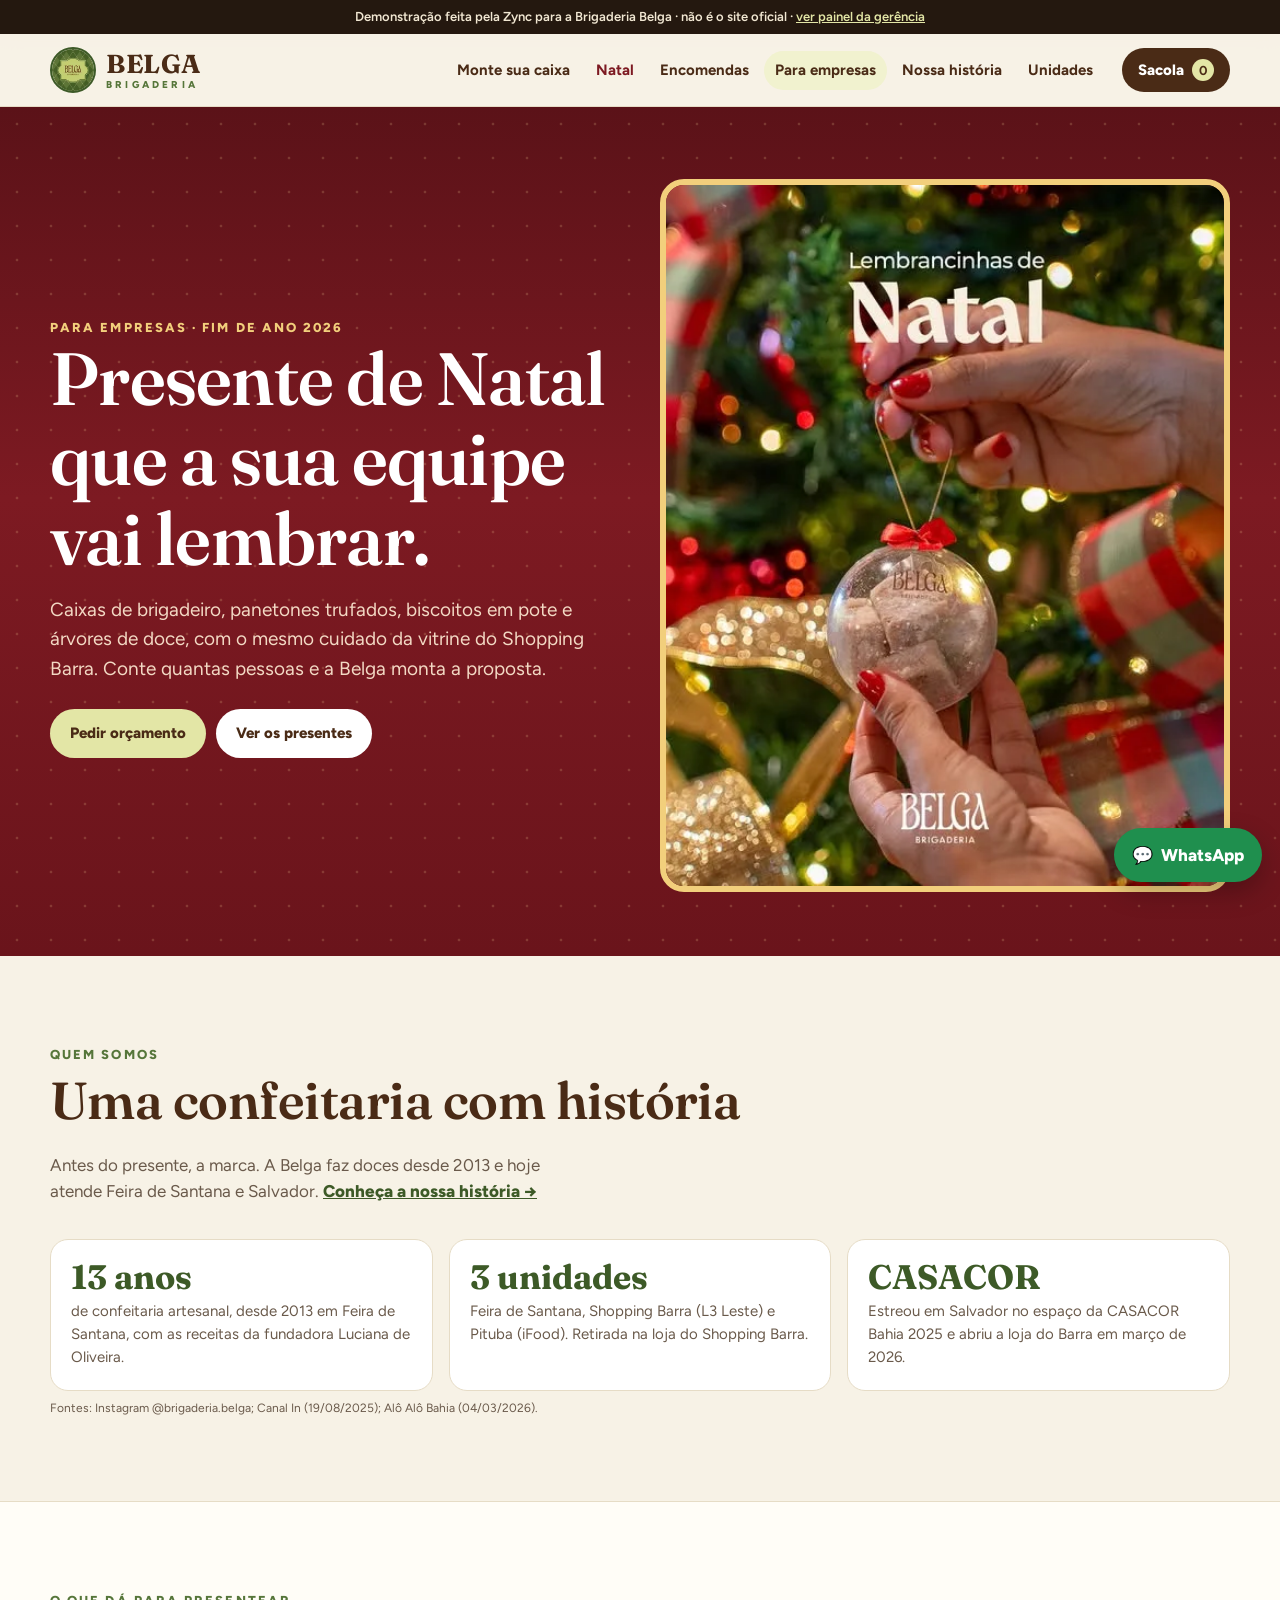
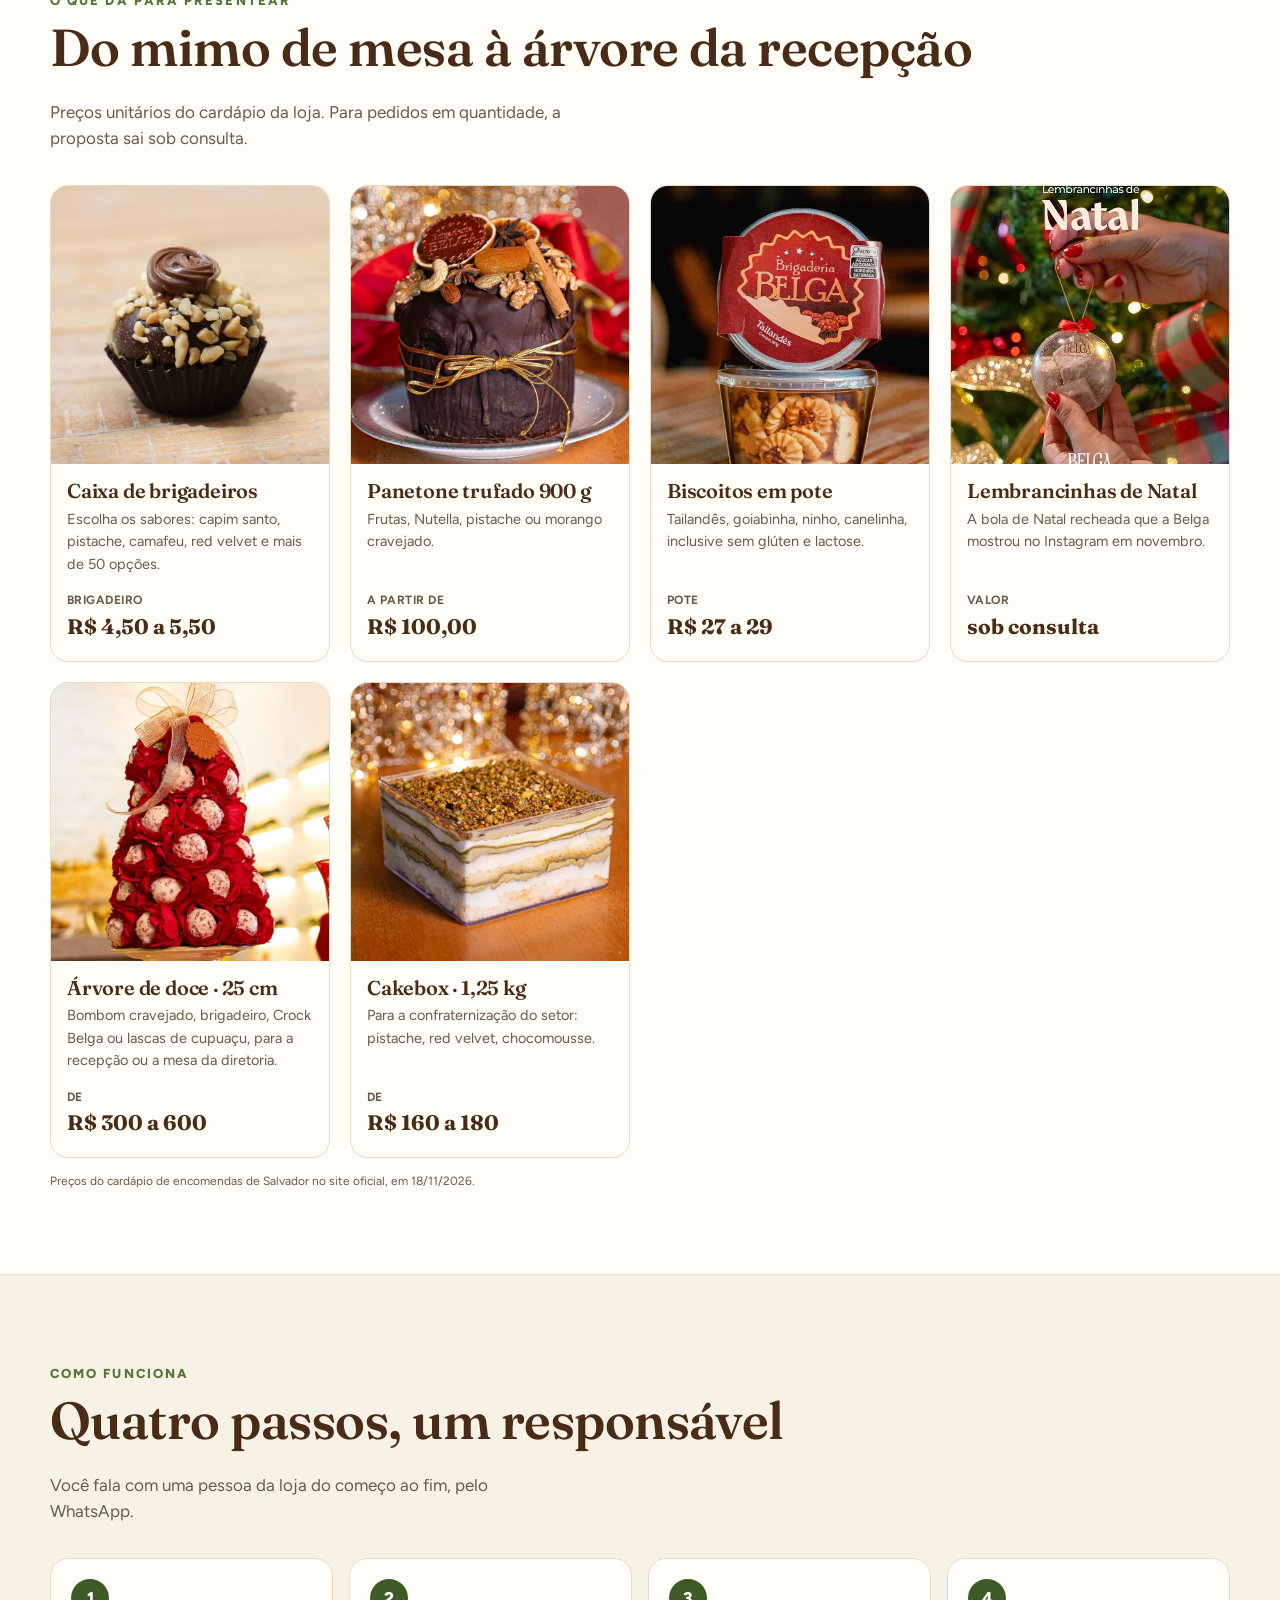
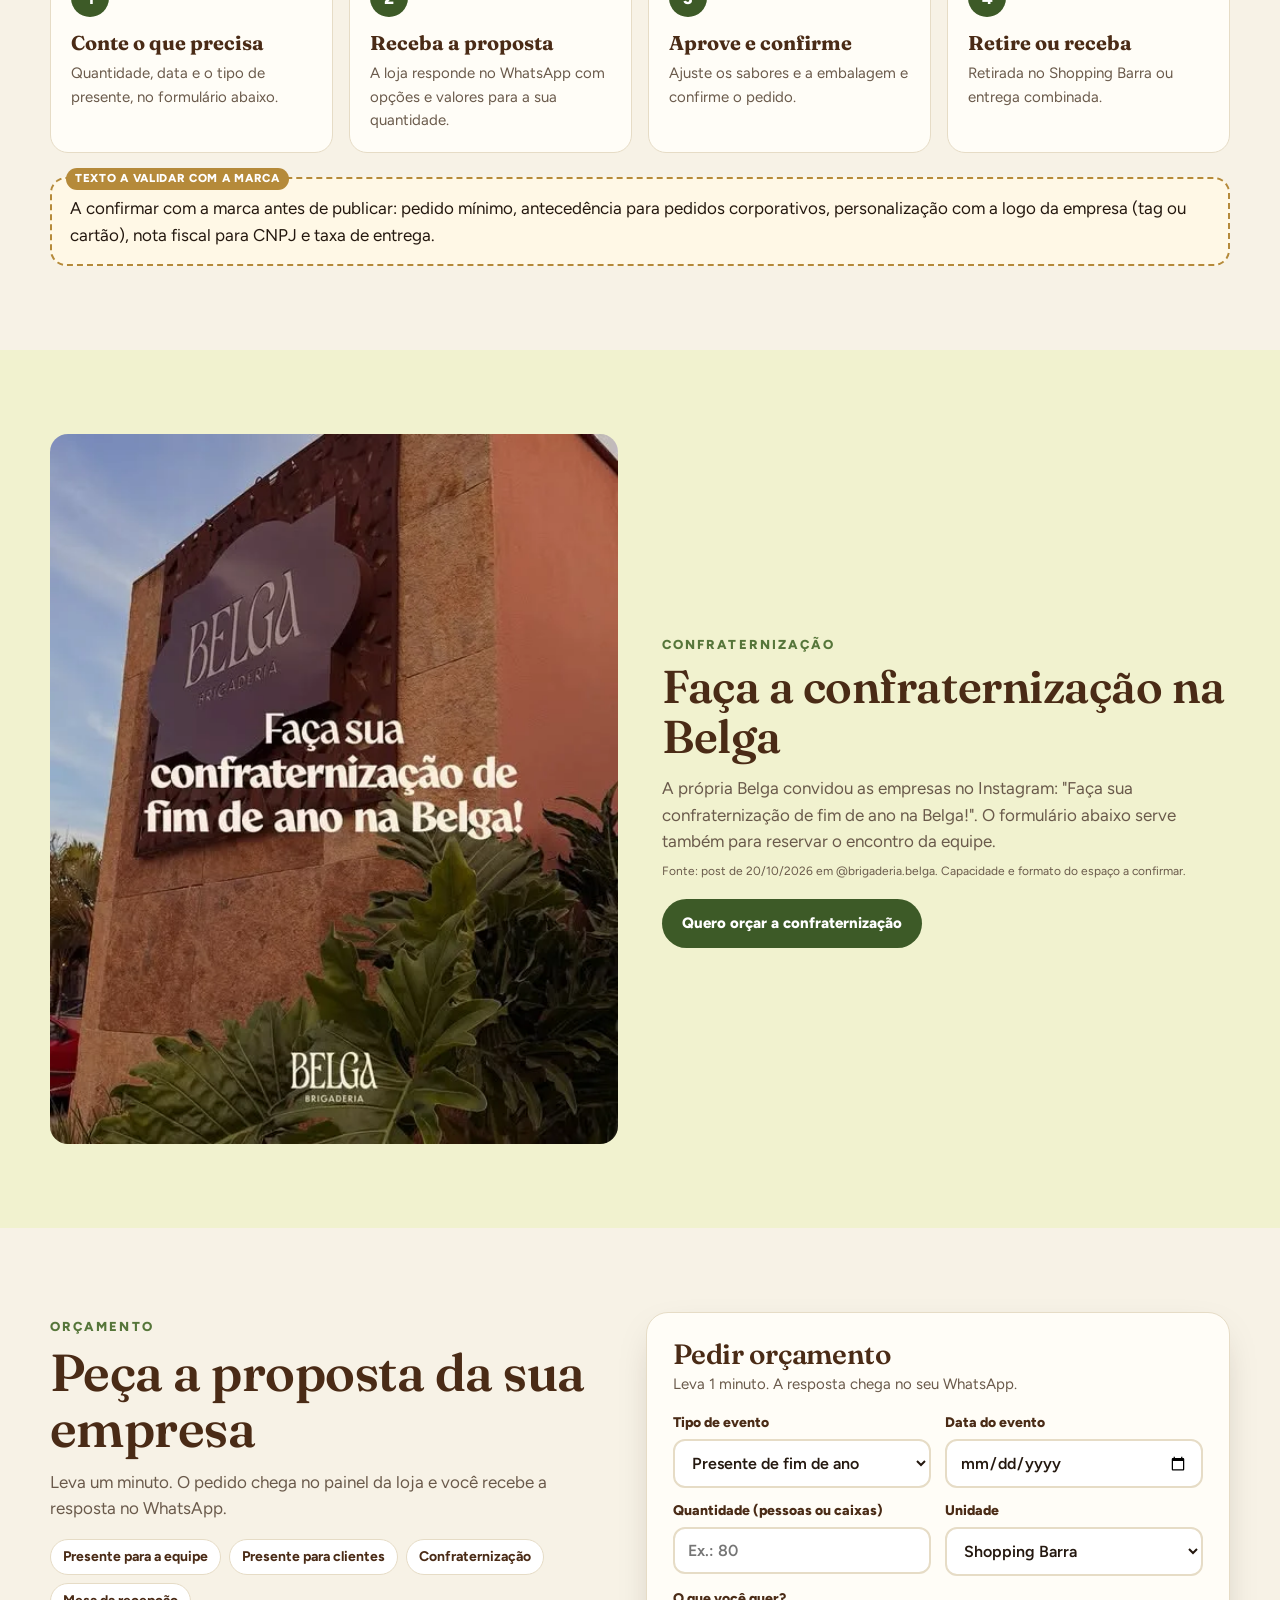
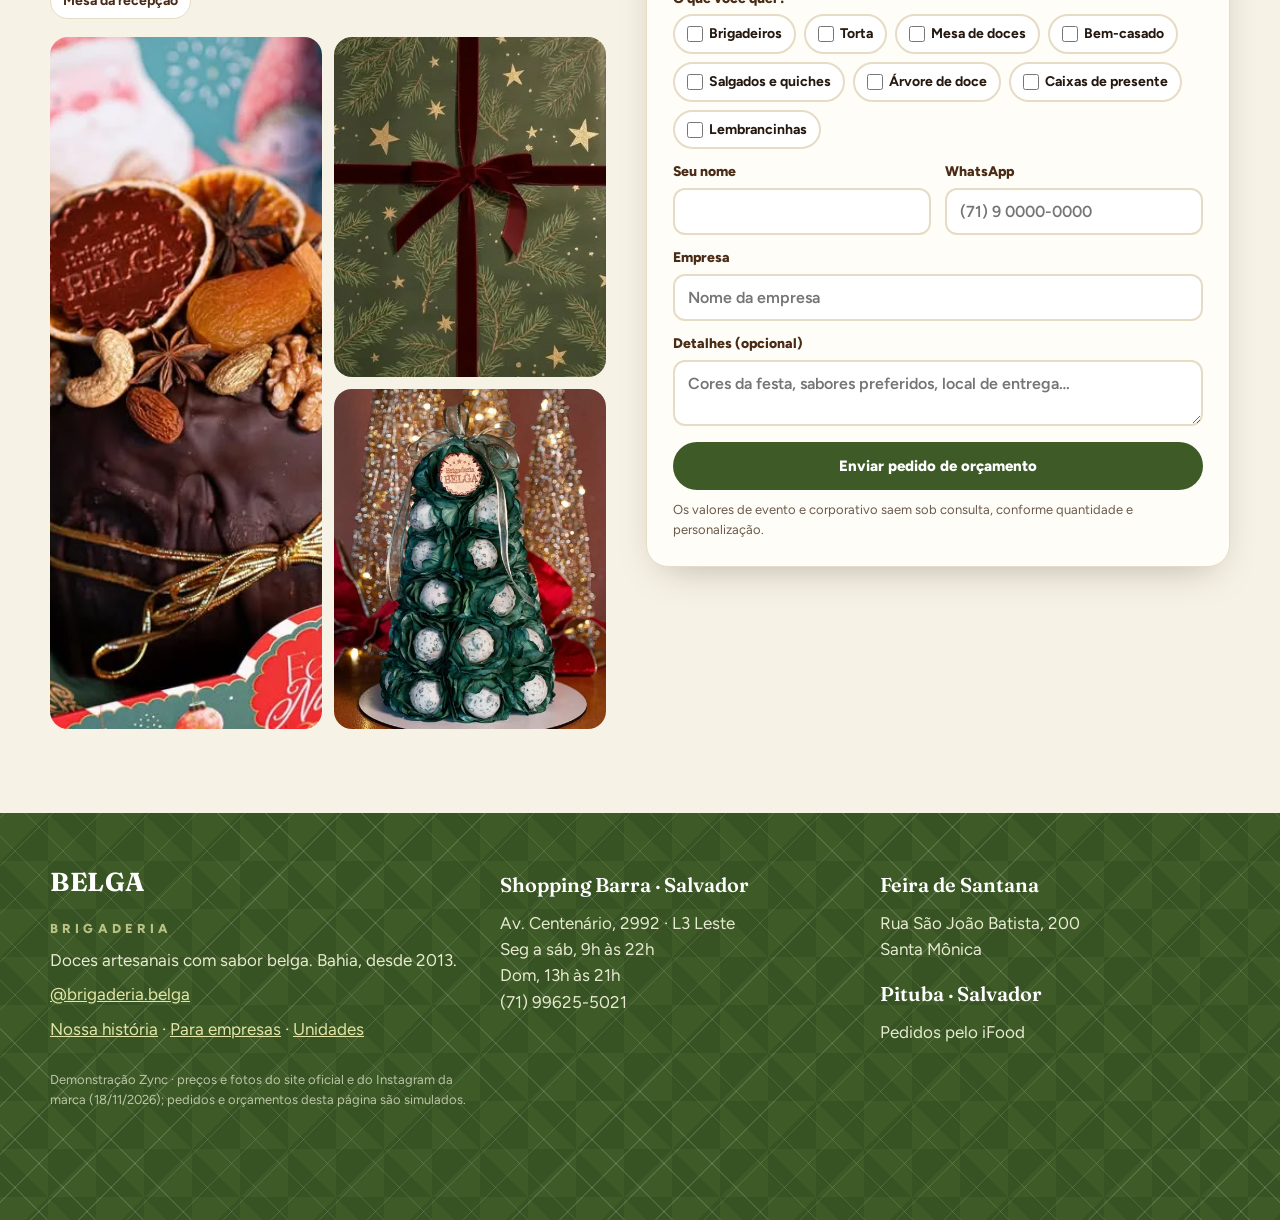
<file: empresas.html>
<!doctype html>
<html lang="pt-BR">
<head>
<meta charset="utf-8">
<meta name="viewport" content="width=device-width, initial-scale=1">
<title>Para empresas · Presentes de fim de ano e confraternização · Brigaderia Belga</title>
<meta name="description" content="Presentes corporativos de Natal da Brigaderia Belga: caixas de brigadeiro, panetones trufados, biscoitos em pote e árvores de doce. Peça orçamento para a sua empresa em Salvador e Feira de Santana.">
<link rel="canonical" href="https://nathamgil.github.io/brigaderia-belga/empresas.html">
<meta name="theme-color" content="#3d5a27">
<link rel="icon" href="assets/img/logo-perfil.webp">
<meta property="og:type" content="website">
<meta property="og:locale" content="pt_BR">
<meta property="og:site_name" content="Brigaderia Belga">
<meta property="og:title" content="Para empresas · Presentes de fim de ano e confraternização · Brigaderia Belga">
<meta property="og:description" content="Presentes corporativos de Natal da Brigaderia Belga: caixas de brigadeiro, panetones trufados, biscoitos em pote e árvores de doce. Peça orçamento para a sua empresa em Salvador e Feira de Santana.">
<meta property="og:url" content="https://nathamgil.github.io/brigaderia-belga/empresas.html">
<meta property="og:image" content="https://nathamgil.github.io/brigaderia-belga/assets/img/ig-panetone.webp">
<link rel="preconnect" href="https://fonts.googleapis.com"><link rel="preconnect" href="https://fonts.gstatic.com" crossorigin>
<link href="https://fonts.googleapis.com/css2?family=Fraunces:ital,opsz,wght@0,9..144,500;0,9..144,600;0,9..144,700;1,9..144,500&family=Figtree:wght@400;600;700;800&display=swap" rel="stylesheet">
<link rel="stylesheet" href="assets/site.css?v=20261119132921">
<script type="application/ld+json">{"@context": "https://schema.org", "@graph": [{"@type": "Organization", "@id": "https://nathamgil.github.io/brigaderia-belga/#marca", "name": "Brigaderia Belga", "alternateName": "Belga Brigaderia", "url": "https://nathamgil.github.io/brigaderia-belga/", "logo": "https://nathamgil.github.io/brigaderia-belga/assets/img/logo-perfil.webp", "foundingDate": "2013", "foundingLocation": {"@type": "Place", "name": "Feira de Santana, BA"}, "founder": {"@type": "Person", "name": "Luciana de Oliveira"}, "sameAs": ["https://www.instagram.com/brigaderia.belga/", "https://www.facebook.com/brigaderiabelga/", "https://www.brigaderiabelga.com.br"]}, {"@type": "Bakery", "@id": "https://nathamgil.github.io/brigaderia-belga/#barra", "name": "Brigaderia Belga · Shopping Barra", "parentOrganization": {"@id": "https://nathamgil.github.io/brigaderia-belga/#marca"}, "image": "https://nathamgil.github.io/brigaderia-belga/assets/img/v-folhada-morango.webp", "telephone": "+55 71 99625-5021", "servesCuisine": "Confeitaria", "address": {"@type": "PostalAddress", "streetAddress": "Av. Centenário, 2992 · Shopping Barra, piso L3 Leste", "addressLocality": "Salvador", "addressRegion": "BA", "postalCode": "40149-900", "addressCountry": "BR"}, "openingHoursSpecification": [{"@type": "OpeningHoursSpecification", "dayOfWeek": ["Monday", "Tuesday", "Wednesday", "Thursday", "Friday", "Saturday"], "opens": "09:00", "closes": "22:00"}, {"@type": "OpeningHoursSpecification", "dayOfWeek": "Sunday", "opens": "13:00", "closes": "21:00"}], "hasMap": "https://www.google.com/maps?q=Belga+Brigaderia+Shopping+Barra+Salvador"}, {"@type": "Bakery", "@id": "https://nathamgil.github.io/brigaderia-belga/#feira", "name": "Brigaderia Belga · Feira de Santana", "parentOrganization": {"@id": "https://nathamgil.github.io/brigaderia-belga/#marca"}, "image": "https://nathamgil.github.io/brigaderia-belga/assets/img/ig-fachada-feira.webp", "servesCuisine": "Confeitaria", "address": {"@type": "PostalAddress", "streetAddress": "Rua São João Batista, 200 · Santa Mônica", "addressLocality": "Feira de Santana", "addressRegion": "BA", "addressCountry": "BR"}}, {"@type": "Bakery", "@id": "https://nathamgil.github.io/brigaderia-belga/#pituba", "name": "Brigaderia Belga · Pituba", "parentOrganization": {"@id": "https://nathamgil.github.io/brigaderia-belga/#marca"}, "servesCuisine": "Confeitaria", "url": "https://www.ifood.com.br/delivery/salvador-ba/brigaderia-belga-pituba/2ce7372c-0874-4fb3-a2d1-ea082e6f2a47", "address": {"@type": "PostalAddress", "addressLocality": "Salvador", "addressRegion": "BA", "addressCountry": "BR"}}]}</script>
</head>
<body data-pagina="empresas">

<div class="demo-faixa">Demonstração feita pela Zync para a Brigaderia Belga · não é o site oficial · <a href="painel/">ver painel da gerência</a></div>

<header class="topo">
  <div class="wrap">
    <a class="marca" href="index.html"><img src="assets/img/logo-perfil.webp" alt="Logo da Brigaderia Belga"><span class="selo">BELGA<small>BRIGADERIA</small></span></a>
    <nav class="menu" id="menu">
      <a href="index.html#caixa">Monte sua caixa</a>
      <a href="index.html#natal" class="lk-natal">Natal</a>
      <a href="index.html#encomendas">Encomendas</a>
      <a href="empresas.html" class="atual" aria-current="page">Para empresas</a>
      <a href="historia.html">Nossa história</a>
      <a href="index.html#lojas">Unidades</a>
    </nav>
    <button class="hamb" id="hamb" aria-label="Abrir menu">☰</button>
    <button class="btn sacola-btn" id="abrirSacola"><span>Sacola</span> <b id="nSacola">0</b></button>
  </div>
</header>

<section class="pag-hero natal" id="inicio">
  <div class="wrap dois" style="gap:40px">
    <div>
      <span class="kicker" style="color:#f2cf7c">Para empresas · fim de ano 2026</span>
      <h1 style="color:#fff">Presente de Natal que a sua equipe vai lembrar.</h1>
      <p style="color:#f3d9c4">Caixas de brigadeiro, panetones trufados, biscoitos em pote e árvores de doce, com o mesmo cuidado da vitrine do Shopping Barra. Conte quantas pessoas e a Belga monta a proposta.</p>
      <div class="acoes-l" style="margin-top:26px"><a class="btn b-limao" href="#orcamento">Pedir orçamento</a><a class="btn b-branco" href="#presentes">Ver os presentes</a></div>
    </div>
    <img src="assets/img/ig-lembrancinha.webp" alt="Lembrancinha de Natal da Belga" style="aspect-ratio:4/5;border-radius:24px;border:6px solid #f2cf7c">
  </div>
</section>

<section class="sec">
  <div class="wrap">
    <div class="sec-cab">
      <div><span class="kicker">Quem somos</span><h2>Uma confeitaria com história</h2></div>
      <p>Antes do presente, a marca. A Belga faz doces desde 2013 e hoje atende Feira de Santana e Salvador. <a href="historia.html" style="color:var(--verde);font-weight:800">Conheça a nossa história →</a></p>
    </div>
    <div class="cred">
      <div><b>13 anos</b><p>de confeitaria artesanal, desde 2013 em Feira de Santana, com as receitas da fundadora Luciana de Oliveira.</p></div>
      <div><b>3 unidades</b><p>Feira de Santana, Shopping Barra (L3 Leste) e Pituba (iFood). Retirada na loja do Shopping Barra.</p></div>
      <div><b>CASACOR</b><p>Estreou em Salvador no espaço da CASACOR Bahia 2025 e abriu a loja do Barra em março de 2026.</p></div>
    </div>
    <p class="fonte-mini">Fontes: Instagram @brigaderia.belga; Canal In (19/08/2025); Alô Alô Bahia (04/03/2026).</p>
  </div>
</section>

<section class="sec" id="presentes" style="background:var(--papel);border-top:1px solid var(--linha);border-bottom:1px solid var(--linha)">
  <div class="wrap">
    <div class="sec-cab">
      <div><span class="kicker">O que dá para presentear</span><h2>Do mimo de mesa à árvore da recepção</h2></div>
      <p>Preços unitários do cardápio da loja. Para pedidos em quantidade, a proposta sai sob consulta.</p>
    </div>
    <div class="grade">
      <article class="card"><img class="foto" src="assets/img/b-ferrero.webp" alt="Brigadeiros da Belga" loading="lazy"><div class="corpo"><h3>Caixa de brigadeiros</h3><p>Escolha os sabores: capim santo, pistache, camafeu, red velvet e mais de 50 opções.</p><div class="rodape"><span class="preco"><small>brigadeiro</small>R$ 4,50 a 5,50</span></div></div></article>
      <article class="card"><img class="foto" src="assets/img/n-panetone-nutella.webp" alt="Panetone trufado de Nutella" loading="lazy"><div class="corpo"><h3>Panetone trufado 900 g</h3><p>Frutas, Nutella, pistache ou morango cravejado.</p><div class="rodape"><span class="preco"><small>a partir de</small>R$ 100,00</span></div></div></article>
      <article class="card"><img class="foto" src="assets/img/k-tailandes.webp" alt="Biscoito tailandês em pote" loading="lazy"><div class="corpo"><h3>Biscoitos em pote</h3><p>Tailandês, goiabinha, ninho, canelinha, inclusive sem glúten e lactose.</p><div class="rodape"><span class="preco"><small>pote</small>R$ 27 a 29</span></div></div></article>
      <article class="card"><img class="foto" src="assets/img/ig-lembrancinha.webp" alt="Lembrancinha de Natal" loading="lazy"><div class="corpo"><h3>Lembrancinhas de Natal</h3><p>A bola de Natal recheada que a Belga mostrou no Instagram em novembro.</p><div class="rodape"><span class="preco"><small>valor</small>sob consulta</span></div></div></article>
      <article class="card"><img class="foto" src="assets/img/n-arvore-bombom.webp" alt="Árvore de bombom" loading="lazy"><div class="corpo"><h3>Árvore de doce · 25 cm</h3><p>Bombom cravejado, brigadeiro, Crock Belga ou lascas de cupuaçu, para a recepção ou a mesa da diretoria.</p><div class="rodape"><span class="preco"><small>de</small>R$ 300 a 600</span></div></div></article>
      <article class="card"><img class="foto" src="assets/img/n-cakebox-pistache.webp" alt="Cakebox de pistache" loading="lazy"><div class="corpo"><h3>Cakebox · 1,25 kg</h3><p>Para a confraternização do setor: pistache, red velvet, chocomousse.</p><div class="rodape"><span class="preco"><small>de</small>R$ 160 a 180</span></div></div></article>
    </div>
    <p class="fonte-mini" style="margin-top:14px">Preços do cardápio de encomendas de Salvador no site oficial, em 18/11/2026.</p>
  </div>
</section>

<section class="sec">
  <div class="wrap">
    <div class="sec-cab">
      <div><span class="kicker">Como funciona</span><h2>Quatro passos, um responsável</h2></div>
      <p>Você fala com uma pessoa da loja do começo ao fim, pelo WhatsApp.</p>
    </div>
    <div class="passos">
      <div><b>Conte o que precisa</b><p>Quantidade, data e o tipo de presente, no formulário abaixo.</p></div>
      <div><b>Receba a proposta</b><p>A loja responde no WhatsApp com opções e valores para a sua quantidade.</p></div>
      <div><b>Aprove e confirme</b><p>Ajuste os sabores e a embalagem e confirme o pedido.</p></div>
      <div><b>Retire ou receba</b><p>Retirada no Shopping Barra ou entrega combinada.</p></div>
    </div>
    <div class="validar" style="margin-top:24px">
      <p style="color:var(--tinta)">A confirmar com a marca antes de publicar: pedido mínimo, antecedência para pedidos corporativos, personalização com a logo da empresa (tag ou cartão), nota fiscal para CNPJ e taxa de entrega.</p>
    </div>
  </div>
</section>

<section class="sec" style="background:var(--limao-2)">
  <div class="wrap dois">
    <img src="assets/img/ig-fachada-feira.webp" alt="Convite da Belga para confraternizações de fim de ano" loading="lazy">
    <div>
      <span class="kicker">Confraternização</span>
      <h2 style="font-size:clamp(30px,4vw,46px);margin:6px 0 14px">Faça a confraternização na Belga</h2>
      <p style="color:var(--cinza)">A própria Belga convidou as empresas no Instagram: "Faça sua confraternização de fim de ano na Belga!". O formulário abaixo serve também para reservar o encontro da equipe.</p>
      <p class="fonte-mini">Fonte: post de 20/10/2026 em @brigaderia.belga. Capacidade e formato do espaço a confirmar.</p>
      <a class="btn b-verde" style="margin-top:18px" href="#orcamento">Quero orçar a confraternização</a>
    </div>
  </div>
</section>

<section class="sec eventos" id="orcamento" style="background:var(--creme)">
  <div class="wrap ev-layout">
    <div>
      <span class="kicker">Orçamento</span>
      <h2 style="font-size:clamp(32px,4.4vw,52px);margin-top:6px">Peça a proposta da sua empresa</h2>
      <p style="color:var(--cinza);margin-top:12px">Leva um minuto. O pedido chega no painel da loja e você recebe a resposta no WhatsApp.</p>
      <div class="ev-tipos"><span>Presente para a equipe</span><span>Presente para clientes</span><span>Confraternização</span><span>Mesa da recepção</span></div>
      <div class="ev-fotos">
        <img src="assets/img/ig-panetone.webp" alt="Panetone trufado da Belga" loading="lazy">
        <img src="assets/img/ig-presente.webp" alt="Embalagem de presente" loading="lazy">
        <img src="assets/img/ig-arvore-bombom.webp" alt="Árvore de bombom" loading="lazy">
      </div>
    </div>
    <form class="form" id="formEvento">
      <h3>Pedir orçamento</h3>
      <p class="sub">Leva 1 minuto. A resposta chega no seu WhatsApp.</p>
      <div class="campos">
        <div class="campo"><label for="evTipo">Tipo de evento</label>
          <select id="evTipo" required>
            <option value="">Escolha</option><option>Casamento</option><option>Aniversário</option><option>15 anos</option><option>Chá de bebê</option><option>Batizado</option><option>Confraternização de empresa</option><option>Presente de fim de ano</option><option>Outro</option>
          </select></div>
        <div class="campo"><label for="evData">Data do evento</label><input id="evData" type="date" required></div>
        <div class="campo"><label for="evQtd" id="evQtdLabel">Convidados (aprox.)</label><input id="evQtd" type="number" min="1" inputmode="numeric" placeholder="Ex.: 80" required></div>
        <div class="campo"><label for="evUnid">Unidade</label><select id="evUnid"></select></div>
        <div class="campo cheio"><label>O que você quer?</label>
          <div class="chips" id="evItens">
            <label><input type="checkbox" value="Brigadeiros">Brigadeiros</label>
            <label><input type="checkbox" value="Torta">Torta</label>
            <label><input type="checkbox" value="Mesa de doces">Mesa de doces</label>
            <label><input type="checkbox" value="Bem-casado">Bem-casado</label>
            <label><input type="checkbox" value="Salgados e quiches">Salgados e quiches</label>
            <label><input type="checkbox" value="Árvore de Natal de doce">Árvore de doce</label>
            <label><input type="checkbox" value="Caixas de presente">Caixas de presente</label>
            <label><input type="checkbox" value="Lembrancinhas">Lembrancinhas</label>
          </div></div>
        <div class="campo"><label for="evNome">Seu nome</label><input id="evNome" required autocomplete="name"></div>
        <div class="campo"><label for="evTel">WhatsApp</label><input id="evTel" type="tel" inputmode="tel" placeholder="(71) 9 0000-0000" required autocomplete="tel"></div>
        <div class="campo cheio" id="evEmpresaCampo" hidden><label for="evEmpresa">Empresa</label><input id="evEmpresa" placeholder="Nome da empresa"></div>
        <div class="campo cheio"><label for="evObs">Detalhes (opcional)</label><textarea id="evObs" rows="2" placeholder="Cores da festa, sabores preferidos, local de entrega…"></textarea></div>
      </div>
      <button class="btn b-verde">Enviar pedido de orçamento</button>
      <p class="nota">Os valores de evento e corporativo saem sob consulta, conforme quantidade e personalização.</p>
    </form>

  </div>
</section>

<footer class="rodape-site losango">
  <div class="wrap">
    <div>
      <span class="selo" style="color:#fff">BELGA<small style="color:var(--limao)">BRIGADERIA</small></span>
      <p style="margin-top:12px">Doces artesanais com sabor belga. Bahia, desde 2013.</p>
      <p style="margin-top:8px"><a href="https://www.instagram.com/brigaderia.belga/" target="_blank" rel="noopener">@brigaderia.belga</a></p>
      <p style="margin-top:8px"><a href="historia.html">Nossa história</a> · <a href="empresas.html">Para empresas</a> · <a href="index.html#lojas">Unidades</a></p>
    </div>
    <div><h4>Shopping Barra · Salvador</h4><p>Av. Centenário, 2992 · L3 Leste<br>Seg a sáb, 9h às 22h<br>Dom, 13h às 21h<br>(71) 99625-5021</p></div>
    <div><h4>Feira de Santana</h4><p>Rua São João Batista, 200<br>Santa Mônica</p><h4 style="margin-top:16px">Pituba · Salvador</h4><p>Pedidos pelo iFood</p></div>
  </div>
  <div class="wrap"><small>Demonstração Zync · preços e fotos do site oficial e do Instagram da marca (18/11/2026); pedidos e orçamentos desta página são simulados.</small></div>
</footer>

<a class="zap-flut" id="zapFlut" href="#" target="_blank" rel="noopener">💬 <span>WhatsApp</span></a>

<div class="veu" id="veu" hidden></div>
<aside class="gaveta" id="gaveta" hidden aria-label="Sacola">
  <div class="cab"><h3 id="gavTitulo">Sua sacola</h3><button class="fechar" id="fecharSacola" aria-label="Fechar">✕</button></div>
  <div class="miolo" id="gavMiolo"></div>
  <div class="pe" id="gavPe"></div>
</aside>
<div class="toast" id="toast"></div>

<script src="assets/dados.js?v=20261119132921"></script>
<script src="assets/site.js?v=20261119132921"></script>
</body>
</html>
</file>
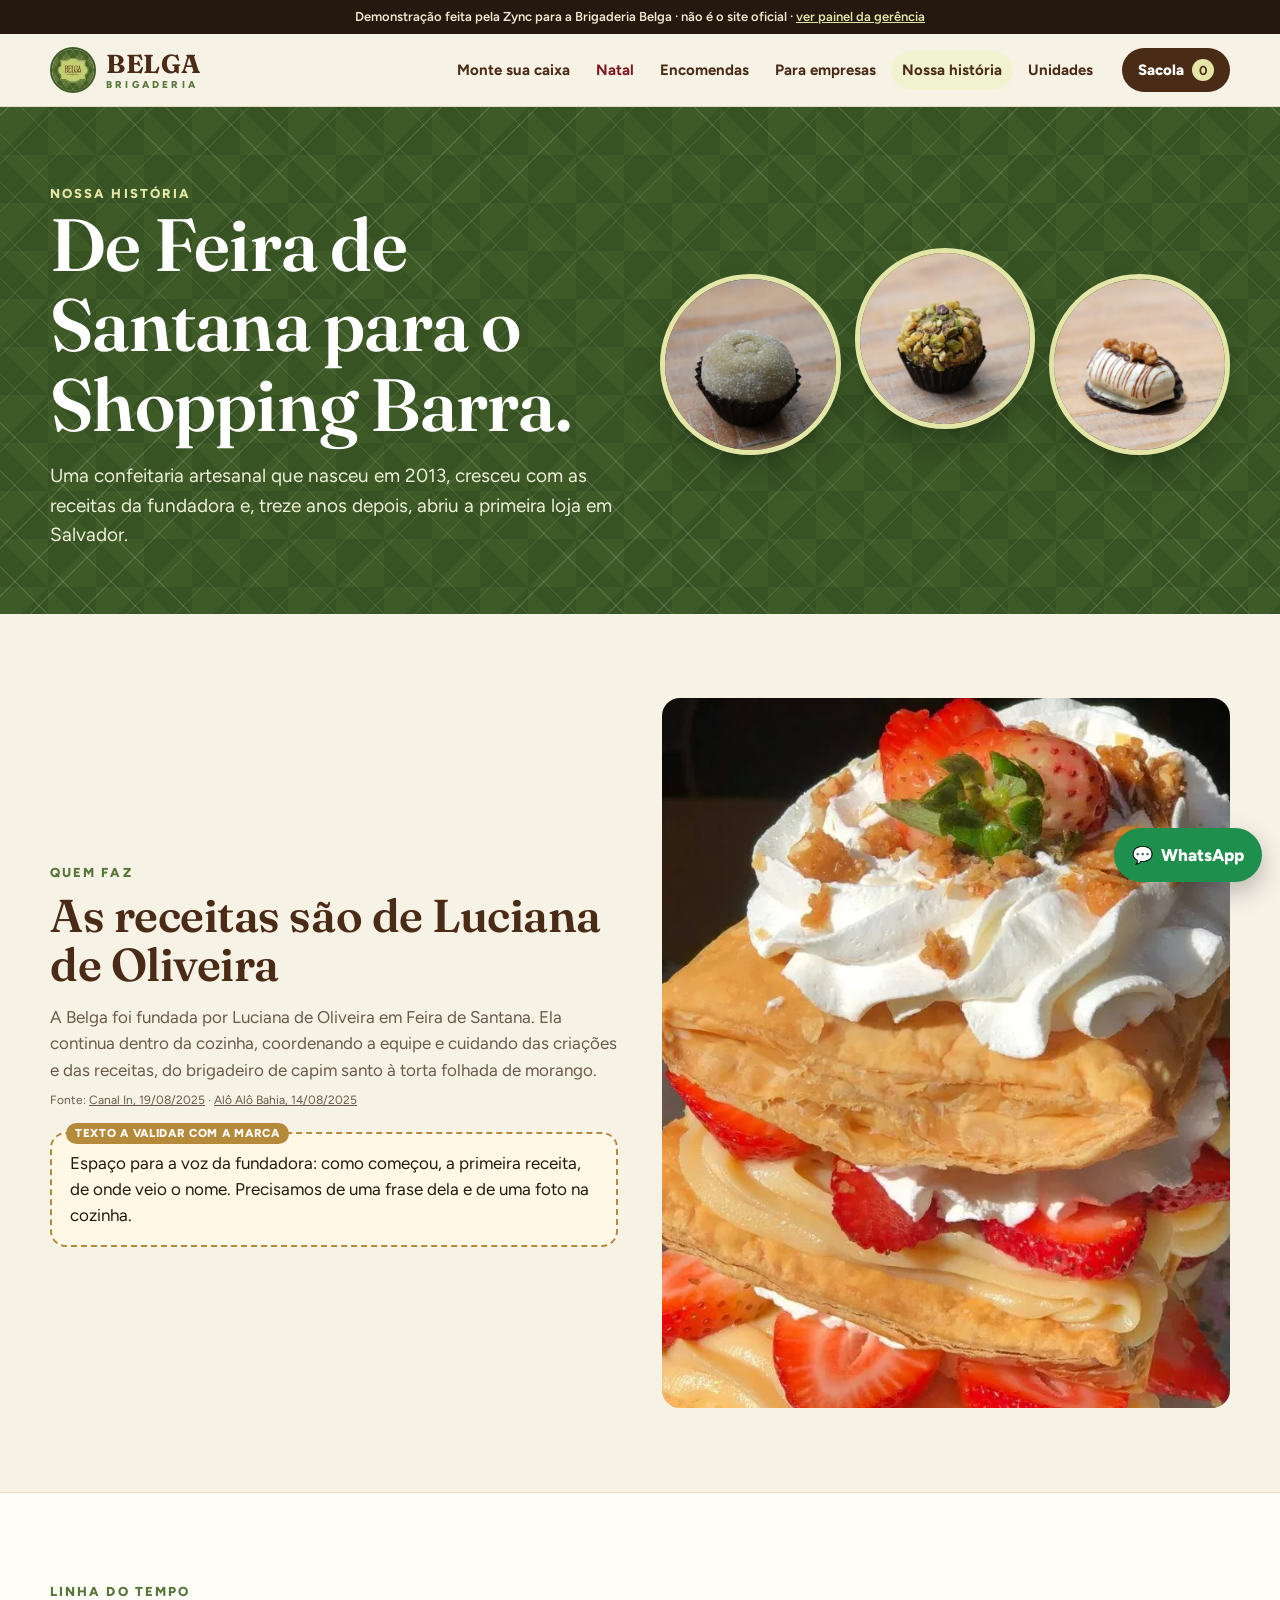
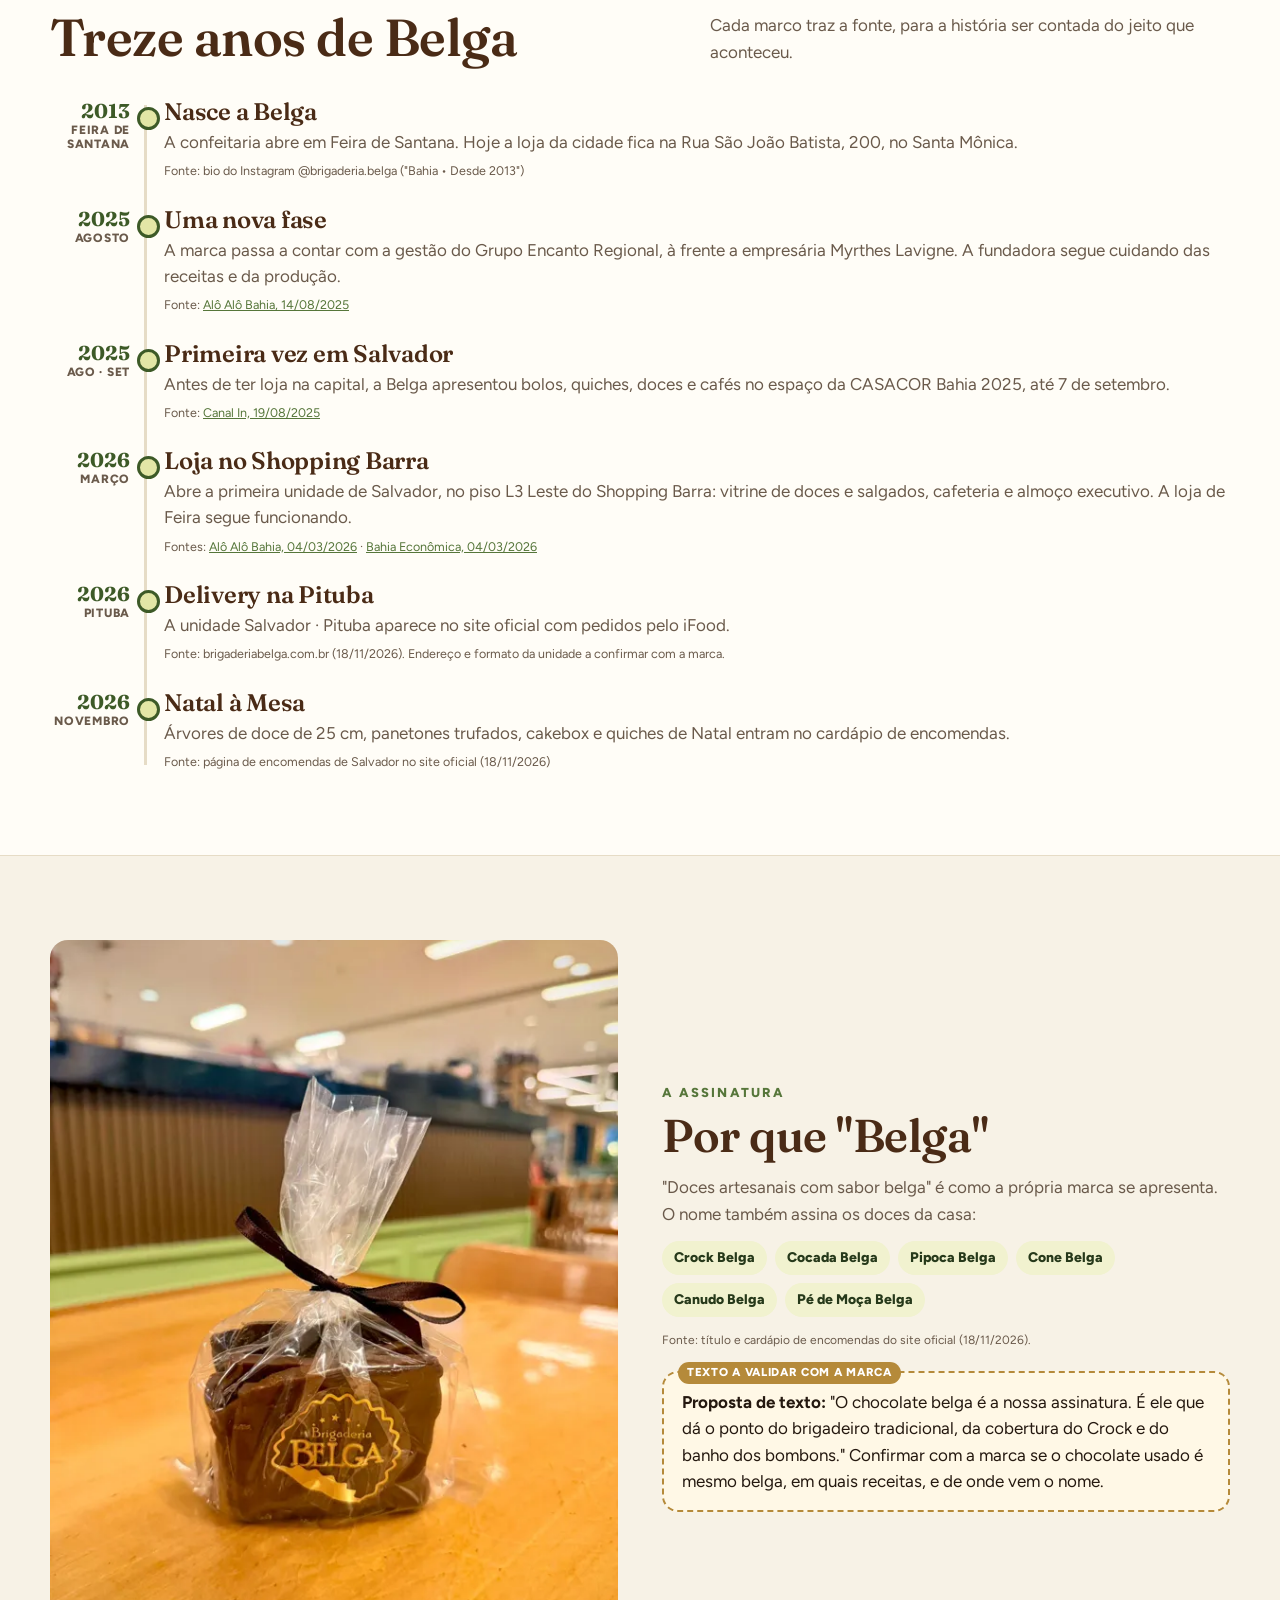
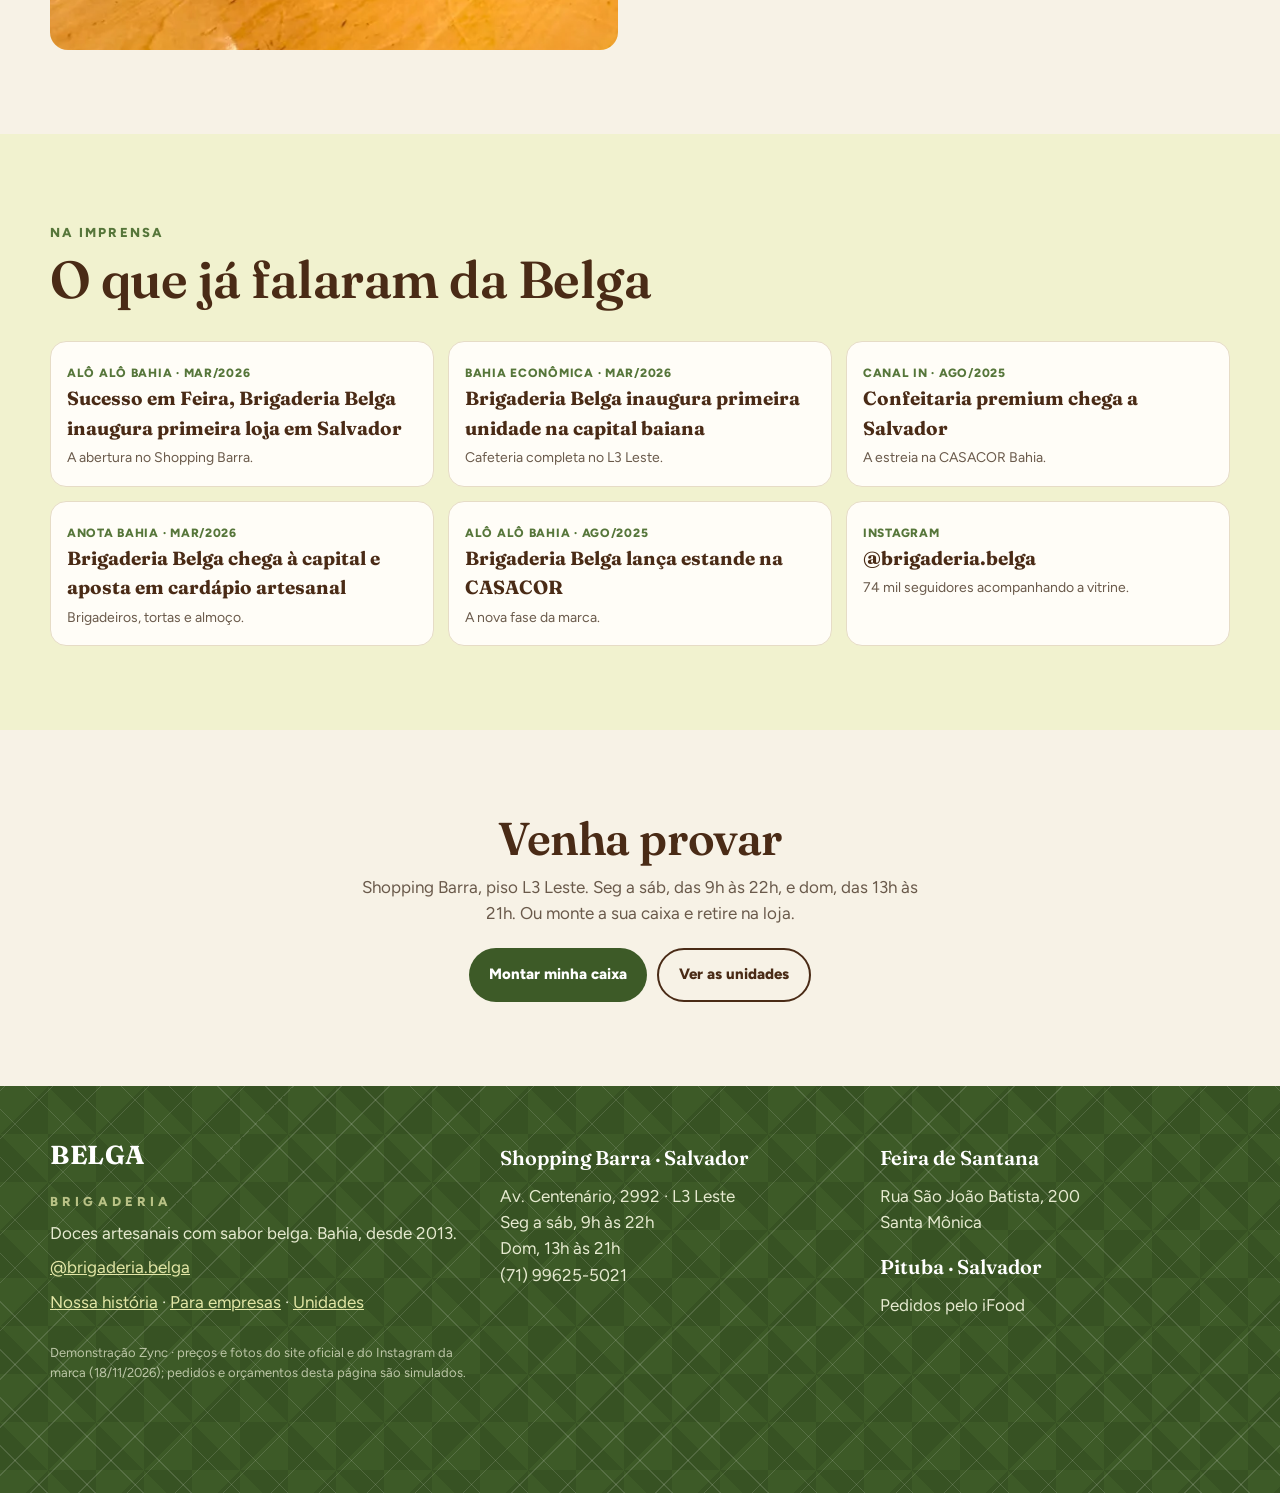
<file: historia.html>
<!doctype html>
<html lang="pt-BR">
<head>
<meta charset="utf-8">
<meta name="viewport" content="width=device-width, initial-scale=1">
<title>Nossa história · Brigaderia Belga, de Feira de Santana para Salvador</title>
<meta name="description" content="Como a Brigaderia Belga nasceu em Feira de Santana em 2013, quem faz as receitas e como chegou ao Shopping Barra, em Salvador, em 2026.">
<link rel="canonical" href="https://nathamgil.github.io/brigaderia-belga/historia.html">
<meta name="theme-color" content="#3d5a27">
<link rel="icon" href="assets/img/logo-perfil.webp">
<meta property="og:type" content="website">
<meta property="og:locale" content="pt_BR">
<meta property="og:site_name" content="Brigaderia Belga">
<meta property="og:title" content="Nossa história · Brigaderia Belga, de Feira de Santana para Salvador">
<meta property="og:description" content="Como a Brigaderia Belga nasceu em Feira de Santana em 2013, quem faz as receitas e como chegou ao Shopping Barra, em Salvador, em 2026.">
<meta property="og:url" content="https://nathamgil.github.io/brigaderia-belga/historia.html">
<meta property="og:image" content="https://nathamgil.github.io/brigaderia-belga/assets/img/ig-fachada-feira.webp">
<link rel="preconnect" href="https://fonts.googleapis.com"><link rel="preconnect" href="https://fonts.gstatic.com" crossorigin>
<link href="https://fonts.googleapis.com/css2?family=Fraunces:ital,opsz,wght@0,9..144,500;0,9..144,600;0,9..144,700;1,9..144,500&family=Figtree:wght@400;600;700;800&display=swap" rel="stylesheet">
<link rel="stylesheet" href="assets/site.css?v=20261119132921">
<script type="application/ld+json">{"@context": "https://schema.org", "@graph": [{"@type": "Organization", "@id": "https://nathamgil.github.io/brigaderia-belga/#marca", "name": "Brigaderia Belga", "alternateName": "Belga Brigaderia", "url": "https://nathamgil.github.io/brigaderia-belga/", "logo": "https://nathamgil.github.io/brigaderia-belga/assets/img/logo-perfil.webp", "foundingDate": "2013", "foundingLocation": {"@type": "Place", "name": "Feira de Santana, BA"}, "founder": {"@type": "Person", "name": "Luciana de Oliveira"}, "sameAs": ["https://www.instagram.com/brigaderia.belga/", "https://www.facebook.com/brigaderiabelga/", "https://www.brigaderiabelga.com.br"]}, {"@type": "Bakery", "@id": "https://nathamgil.github.io/brigaderia-belga/#barra", "name": "Brigaderia Belga · Shopping Barra", "parentOrganization": {"@id": "https://nathamgil.github.io/brigaderia-belga/#marca"}, "image": "https://nathamgil.github.io/brigaderia-belga/assets/img/v-folhada-morango.webp", "telephone": "+55 71 99625-5021", "servesCuisine": "Confeitaria", "address": {"@type": "PostalAddress", "streetAddress": "Av. Centenário, 2992 · Shopping Barra, piso L3 Leste", "addressLocality": "Salvador", "addressRegion": "BA", "postalCode": "40149-900", "addressCountry": "BR"}, "openingHoursSpecification": [{"@type": "OpeningHoursSpecification", "dayOfWeek": ["Monday", "Tuesday", "Wednesday", "Thursday", "Friday", "Saturday"], "opens": "09:00", "closes": "22:00"}, {"@type": "OpeningHoursSpecification", "dayOfWeek": "Sunday", "opens": "13:00", "closes": "21:00"}], "hasMap": "https://www.google.com/maps?q=Belga+Brigaderia+Shopping+Barra+Salvador"}, {"@type": "Bakery", "@id": "https://nathamgil.github.io/brigaderia-belga/#feira", "name": "Brigaderia Belga · Feira de Santana", "parentOrganization": {"@id": "https://nathamgil.github.io/brigaderia-belga/#marca"}, "image": "https://nathamgil.github.io/brigaderia-belga/assets/img/ig-fachada-feira.webp", "servesCuisine": "Confeitaria", "address": {"@type": "PostalAddress", "streetAddress": "Rua São João Batista, 200 · Santa Mônica", "addressLocality": "Feira de Santana", "addressRegion": "BA", "addressCountry": "BR"}}, {"@type": "Bakery", "@id": "https://nathamgil.github.io/brigaderia-belga/#pituba", "name": "Brigaderia Belga · Pituba", "parentOrganization": {"@id": "https://nathamgil.github.io/brigaderia-belga/#marca"}, "servesCuisine": "Confeitaria", "url": "https://www.ifood.com.br/delivery/salvador-ba/brigaderia-belga-pituba/2ce7372c-0874-4fb3-a2d1-ea082e6f2a47", "address": {"@type": "PostalAddress", "addressLocality": "Salvador", "addressRegion": "BA", "addressCountry": "BR"}}]}</script>
</head>
<body data-pagina="historia">

<div class="demo-faixa">Demonstração feita pela Zync para a Brigaderia Belga · não é o site oficial · <a href="painel/">ver painel da gerência</a></div>

<header class="topo">
  <div class="wrap">
    <a class="marca" href="index.html"><img src="assets/img/logo-perfil.webp" alt="Logo da Brigaderia Belga"><span class="selo">BELGA<small>BRIGADERIA</small></span></a>
    <nav class="menu" id="menu">
      <a href="index.html#caixa">Monte sua caixa</a>
      <a href="index.html#natal" class="lk-natal">Natal</a>
      <a href="index.html#encomendas">Encomendas</a>
      <a href="empresas.html">Para empresas</a>
      <a href="historia.html" class="atual" aria-current="page">Nossa história</a>
      <a href="index.html#lojas">Unidades</a>
    </nav>
    <button class="hamb" id="hamb" aria-label="Abrir menu">☰</button>
    <button class="btn sacola-btn" id="abrirSacola"><span>Sacola</span> <b id="nSacola">0</b></button>
  </div>
</header>

<section class="pag-hero losango" id="inicio">
  <div class="wrap dois" style="gap:40px">
    <div>
      <span class="kicker">Nossa história</span>
      <h1>De Feira de Santana para o Shopping Barra.</h1>
      <p>Uma confeitaria artesanal que nasceu em 2013, cresceu com as receitas da fundadora e, treze anos depois, abriu a primeira loja em Salvador.</p>
    </div>
    <div class="trio">
      <img src="assets/img/b-capim-santo.webp" alt="Brigadeiro de capim santo">
      <img src="assets/img/b-pistache.webp" alt="Brigadeiro de pistache">
      <img src="assets/img/b-camafeu.webp" alt="Brigadeiro camafeu">
    </div>
  </div>
</section>

<section class="sec">
  <div class="wrap dois">
    <div>
      <span class="kicker">Quem faz</span>
      <h2 style="font-size:clamp(30px,4vw,46px);margin:6px 0 14px">As receitas são de Luciana de Oliveira</h2>
      <p style="color:var(--cinza)">A Belga foi fundada por Luciana de Oliveira em Feira de Santana. Ela continua dentro da cozinha, coordenando a equipe e cuidando das criações e das receitas, do brigadeiro de capim santo à torta folhada de morango.</p>
      <p class="fonte-mini">Fonte: <a href="https://canalin.com.br/2025/08/19/confeitaria-premium-chega-a-salvador/" target="_blank" rel="noopener">Canal In, 19/08/2025</a> · <a href="https://aloalobahia.com/noticias/2025/08/14/sucesso-em-feira-brigadeiria-belga-lanca-stand-na-casacor-e-deve-inaugurar-loja-em-salvador-ainda-em-2025/" target="_blank" rel="noopener">Alô Alô Bahia, 14/08/2025</a></p>
      <div class="validar" style="margin-top:22px">
        <p style="color:var(--tinta)">Espaço para a voz da fundadora: como começou, a primeira receita, de onde veio o nome. Precisamos de uma frase dela e de uma foto na cozinha.</p>
      </div>
    </div>
    <img src="assets/img/v-folhada-morango.webp" alt="Torta folhada de morango da Belga" loading="lazy">
  </div>
</section>

<section class="sec" style="background:var(--papel);border-top:1px solid var(--linha);border-bottom:1px solid var(--linha)">
  <div class="wrap">
    <div class="sec-cab">
      <div><span class="kicker">Linha do tempo</span><h2>Treze anos de Belga</h2></div>
      <p>Cada marco traz a fonte, para a história ser contada do jeito que aconteceu.</p>
    </div>
    <ol class="trilha">
      <li><div class="ano">2013<small>Feira de Santana</small></div>
        <div><h3>Nasce a Belga</h3><p>A confeitaria abre em Feira de Santana. Hoje a loja da cidade fica na Rua São João Batista, 200, no Santa Mônica.</p>
        <p class="src">Fonte: bio do Instagram @brigaderia.belga ("Bahia • Desde 2013")</p></div></li>
      <li><div class="ano">2025<small>agosto</small></div>
        <div><h3>Uma nova fase</h3><p>A marca passa a contar com a gestão do Grupo Encanto Regional, à frente a empresária Myrthes Lavigne. A fundadora segue cuidando das receitas e da produção.</p>
        <p class="src">Fonte: <a href="https://aloalobahia.com/noticias/2025/08/14/sucesso-em-feira-brigadeiria-belga-lanca-stand-na-casacor-e-deve-inaugurar-loja-em-salvador-ainda-em-2025/" target="_blank" rel="noopener">Alô Alô Bahia, 14/08/2025</a></p></div></li>
      <li><div class="ano">2025<small>ago · set</small></div>
        <div><h3>Primeira vez em Salvador</h3><p>Antes de ter loja na capital, a Belga apresentou bolos, quiches, doces e cafés no espaço da CASACOR Bahia 2025, até 7 de setembro.</p>
        <p class="src">Fonte: <a href="https://canalin.com.br/2025/08/19/confeitaria-premium-chega-a-salvador/" target="_blank" rel="noopener">Canal In, 19/08/2025</a></p></div></li>
      <li><div class="ano">2026<small>março</small></div>
        <div><h3>Loja no Shopping Barra</h3><p>Abre a primeira unidade de Salvador, no piso L3 Leste do Shopping Barra: vitrine de doces e salgados, cafeteria e almoço executivo. A loja de Feira segue funcionando.</p>
        <p class="src">Fontes: <a href="https://aloalobahia.com/noticias/2026/03/04/sucesso-em-feira-brigaderia-belga-inaugura-primeira-loja-em-salvador/" target="_blank" rel="noopener">Alô Alô Bahia, 04/03/2026</a> · <a href="https://bahiaeconomica.com.br/2026/03/04/brigaderia-belga-inaugura-primeira-unidade-na-capital-baiana-no-shopping-barra" target="_blank" rel="noopener">Bahia Econômica, 04/03/2026</a></p></div></li>
      <li><div class="ano">2026<small>Pituba</small></div>
        <div><h3>Delivery na Pituba</h3><p>A unidade Salvador · Pituba aparece no site oficial com pedidos pelo iFood.</p>
        <p class="src">Fonte: brigaderiabelga.com.br (18/11/2026). Endereço e formato da unidade a confirmar com a marca.</p></div></li>
      <li><div class="ano">2026<small>novembro</small></div>
        <div><h3>Natal à Mesa</h3><p>Árvores de doce de 25 cm, panetones trufados, cakebox e quiches de Natal entram no cardápio de encomendas.</p>
        <p class="src">Fonte: página de encomendas de Salvador no site oficial (18/11/2026)</p></div></li>
    </ol>
  </div>
</section>

<section class="sec">
  <div class="wrap dois">
    <img src="assets/img/v-crock.webp" alt="Crock Belga, caramelo de amêndoas banhado no chocolate" loading="lazy">
    <div>
      <span class="kicker">A assinatura</span>
      <h2 style="font-size:clamp(30px,4vw,46px);margin:6px 0 14px">Por que "Belga"</h2>
      <p style="color:var(--cinza)">"Doces artesanais com sabor belga" é como a própria marca se apresenta. O nome também assina os doces da casa:</p>
      <div class="selo-belga"><span>Crock Belga</span><span>Cocada Belga</span><span>Pipoca Belga</span><span>Cone Belga</span><span>Canudo Belga</span><span>Pé de Moça Belga</span></div>
      <p class="fonte-mini">Fonte: título e cardápio de encomendas do site oficial (18/11/2026).</p>
      <div class="validar" style="margin-top:22px">
        <p style="color:var(--tinta)"><b>Proposta de texto:</b> "O chocolate belga é a nossa assinatura. É ele que dá o ponto do brigadeiro tradicional, da cobertura do Crock e do banho dos bombons." Confirmar com a marca se o chocolate usado é mesmo belga, em quais receitas, e de onde vem o nome.</p>
      </div>
    </div>
  </div>
</section>

<section class="sec" style="background:var(--limao-2)">
  <div class="wrap">
    <div class="sec-cab">
      <div><span class="kicker">Na imprensa</span><h2>O que já falaram da Belga</h2></div>
    </div>
    <div class="imprensa">
      <a href="https://aloalobahia.com/noticias/2026/03/04/sucesso-em-feira-brigaderia-belga-inaugura-primeira-loja-em-salvador/" target="_blank" rel="noopener"><i>Alô Alô Bahia · mar/2026</i><b>Sucesso em Feira, Brigaderia Belga inaugura primeira loja em Salvador</b><span>A abertura no Shopping Barra.</span></a>
      <a href="https://bahiaeconomica.com.br/2026/03/04/brigaderia-belga-inaugura-primeira-unidade-na-capital-baiana-no-shopping-barra" target="_blank" rel="noopener"><i>Bahia Econômica · mar/2026</i><b>Brigaderia Belga inaugura primeira unidade na capital baiana</b><span>Cafeteria completa no L3 Leste.</span></a>
      <a href="https://canalin.com.br/2025/08/19/confeitaria-premium-chega-a-salvador/" target="_blank" rel="noopener"><i>Canal In · ago/2025</i><b>Confeitaria premium chega a Salvador</b><span>A estreia na CASACOR Bahia.</span></a>
      <a href="https://anotabahia.com/confeitaria-brigaderia-belga-chega-a-capital-e-aposta-em-cardapio-artesanal/" target="_blank" rel="noopener"><i>Anota Bahia · mar/2026</i><b>Brigaderia Belga chega à capital e aposta em cardápio artesanal</b><span>Brigadeiros, tortas e almoço.</span></a>
      <a href="https://aloalobahia.com/noticias/2025/08/14/sucesso-em-feira-brigadeiria-belga-lanca-stand-na-casacor-e-deve-inaugurar-loja-em-salvador-ainda-em-2025/" target="_blank" rel="noopener"><i>Alô Alô Bahia · ago/2025</i><b>Brigaderia Belga lança estande na CASACOR</b><span>A nova fase da marca.</span></a>
      <a href="https://www.instagram.com/brigaderia.belga/" target="_blank" rel="noopener"><i>Instagram</i><b>@brigaderia.belga</b><span>74 mil seguidores acompanhando a vitrine.</span></a>
    </div>
  </div>
</section>

<section class="sec">
  <div class="wrap" style="text-align:center">
    <h2 style="font-size:clamp(30px,4vw,46px)">Venha provar</h2>
    <p style="color:var(--cinza);margin:10px auto 22px;max-width:560px">Shopping Barra, piso L3 Leste. Seg a sáb, das 9h às 22h, e dom, das 13h às 21h. Ou monte a sua caixa e retire na loja.</p>
    <div class="acoes-l" style="justify-content:center"><a class="btn b-verde" href="index.html#caixa">Montar minha caixa</a><a class="btn b-borda" href="index.html#lojas">Ver as unidades</a></div>
  </div>
</section>

<footer class="rodape-site losango">
  <div class="wrap">
    <div>
      <span class="selo" style="color:#fff">BELGA<small style="color:var(--limao)">BRIGADERIA</small></span>
      <p style="margin-top:12px">Doces artesanais com sabor belga. Bahia, desde 2013.</p>
      <p style="margin-top:8px"><a href="https://www.instagram.com/brigaderia.belga/" target="_blank" rel="noopener">@brigaderia.belga</a></p>
      <p style="margin-top:8px"><a href="historia.html">Nossa história</a> · <a href="empresas.html">Para empresas</a> · <a href="index.html#lojas">Unidades</a></p>
    </div>
    <div><h4>Shopping Barra · Salvador</h4><p>Av. Centenário, 2992 · L3 Leste<br>Seg a sáb, 9h às 22h<br>Dom, 13h às 21h<br>(71) 99625-5021</p></div>
    <div><h4>Feira de Santana</h4><p>Rua São João Batista, 200<br>Santa Mônica</p><h4 style="margin-top:16px">Pituba · Salvador</h4><p>Pedidos pelo iFood</p></div>
  </div>
  <div class="wrap"><small>Demonstração Zync · preços e fotos do site oficial e do Instagram da marca (18/11/2026); pedidos e orçamentos desta página são simulados.</small></div>
</footer>

<a class="zap-flut" id="zapFlut" href="#" target="_blank" rel="noopener">💬 <span>WhatsApp</span></a>

<div class="veu" id="veu" hidden></div>
<aside class="gaveta" id="gaveta" hidden aria-label="Sacola">
  <div class="cab"><h3 id="gavTitulo">Sua sacola</h3><button class="fechar" id="fecharSacola" aria-label="Fechar">✕</button></div>
  <div class="miolo" id="gavMiolo"></div>
  <div class="pe" id="gavPe"></div>
</aside>
<div class="toast" id="toast"></div>

<script src="assets/dados.js?v=20261119132921"></script>
<script src="assets/site.js?v=20261119132921"></script>
</body>
</html>
</file>
<file: assets/site.css>
:root{
  --verde:#3d5a27;--verde-2:#56763a;--verde-esc:#26391a;--limao:#e3e6a6;--limao-2:#f1f2cf;
  --creme:#f7f2e6;--papel:#fffdf7;--marrom:#4a2b16;--tinta:#24180f;--cinza:#6a5a4b;--linha:#e6dcc6;
  --bordo:#7d1a22;--bordo-2:#9e2630;--ouro:#b58a3a;--ok:#2f6b2a;
  --r:18px;--sombra:0 14px 40px -18px rgba(38,24,12,.35);
}
*{box-sizing:border-box;margin:0;padding:0}
html{scroll-behavior:smooth;scroll-padding-top:84px}
body{font-family:'Figtree',system-ui,sans-serif;background:var(--creme);color:var(--tinta);font-size:17px;line-height:1.55;-webkit-font-smoothing:antialiased}
img{display:block;max-width:100%}
a{color:inherit}
button{font-family:inherit;cursor:pointer}
[hidden]{display:none!important}
.serif{font-family:'Fraunces',Georgia,serif}
h1,h2,h3{font-family:'Fraunces',Georgia,serif;font-weight:600;letter-spacing:-.01em;line-height:1.08;color:var(--marrom)}
.wrap{width:min(1180px,100% - 32px);margin:0 auto}
.kicker{font-size:13px;font-weight:800;letter-spacing:.16em;text-transform:uppercase;color:var(--verde-2)}
.sec{padding:84px 0}
.sec-cab{display:flex;align-items:end;justify-content:space-between;gap:24px;margin-bottom:34px;flex-wrap:wrap}
.sec-cab h2{font-size:clamp(32px,4.4vw,52px);margin-top:6px}
.sec-cab p{max-width:520px;color:var(--cinza)}

/* argyle (o losango do perfil) */
.losango{background-color:var(--verde);
  background-image:
   repeating-linear-gradient(45deg,transparent 0 33px,rgba(255,255,255,.13) 33px 34px),
   repeating-linear-gradient(-45deg,transparent 0 33px,rgba(255,255,255,.13) 33px 34px),
   linear-gradient(45deg,rgba(0,0,0,.09) 25%,transparent 25% 75%,rgba(0,0,0,.09) 75%),
   linear-gradient(-45deg,rgba(0,0,0,.09) 25%,transparent 25% 75%,rgba(0,0,0,.09) 75%);
  background-size:auto,auto,96px 96px,96px 96px;background-position:0 0,0 0,0 0,48px 48px;color:#fff}

/* faixa demo */
.demo-faixa{background:var(--tinta);color:#f1e7d2;font-size:13px;text-align:center;padding:7px 12px;font-weight:600}
.demo-faixa a{color:var(--limao)}

/* topo */
.topo{position:sticky;top:0;z-index:40;background:rgba(247,242,230,.94);backdrop-filter:blur(10px);border-bottom:1px solid var(--linha)}
.topo .wrap{display:flex;align-items:center;gap:18px;height:72px}
.marca{display:flex;align-items:center;gap:10px;text-decoration:none}
.marca img{width:46px;height:46px;border-radius:50%;border:2px solid var(--verde)}
.selo{font-family:'Fraunces',serif;font-weight:700;font-size:26px;color:var(--marrom);letter-spacing:.02em;line-height:1}
.selo small{display:block;font-family:'Figtree';font-size:10px;letter-spacing:.32em;font-weight:800;color:var(--verde-2);margin-top:3px}
.menu{display:flex;gap:4px;margin-left:auto}
.menu a{text-decoration:none;font-weight:700;font-size:15px;padding:8px 11px;border-radius:999px;color:var(--marrom)}
.menu a:hover{background:var(--limao-2)}
.menu a.lk-natal{color:var(--bordo)}
.btn{display:inline-flex;align-items:center;justify-content:center;gap:8px;border:0;border-radius:999px;padding:13px 20px;font-weight:800;font-size:15px;text-decoration:none;transition:transform .15s,background .15s}
.btn:active{transform:scale(.97)}
.b-verde{background:var(--verde);color:#fff}.b-verde:hover{background:var(--verde-esc)}
.b-bordo{background:var(--bordo);color:#fff}.b-bordo:hover{background:#621218}
.b-limao{background:var(--limao);color:var(--marrom)}
.b-borda{background:transparent;color:var(--marrom);border:2px solid var(--marrom)}
.b-branco{background:#fff;color:var(--marrom)}
.sacola-btn{position:relative;background:var(--marrom);color:#fff;padding:11px 16px}
.sacola-btn b{background:var(--limao);color:var(--marrom);border-radius:999px;min-width:22px;height:22px;display:inline-grid;place-items:center;font-size:13px;padding:0 6px}
.hamb{display:none;background:none;border:0;font-size:26px;color:var(--marrom);padding:4px 6px}

/* hero */
.hero{position:relative;overflow:hidden}
.hero .wrap{display:grid;grid-template-columns:1.05fr .95fr;gap:48px;align-items:center;padding:64px 0 76px}
.hero h1{color:#fff;font-size:clamp(42px,6.2vw,80px);font-weight:600}
.hero h1 em{font-style:italic;color:var(--limao)}
.hero p.lead{font-size:19px;color:#eef0d8;margin:20px 0 28px;max-width:520px}
.hero .etiqueta{display:inline-flex;gap:10px;align-items:center;background:var(--limao);color:var(--marrom);font-weight:800;font-size:13px;letter-spacing:.08em;text-transform:uppercase;padding:7px 14px;border-radius:999px;margin-bottom:22px}
.hero .acoes{display:flex;gap:12px;flex-wrap:wrap}
.hero .fatos{display:flex;gap:28px;margin-top:34px;flex-wrap:wrap}
.hero .fatos div{color:#e9edd0;font-size:14px;font-weight:600}
.hero .fatos b{display:block;font-family:'Fraunces',serif;font-size:30px;color:#fff;font-weight:600}
.hero-foto{position:relative}
.hero-foto .principal{border-radius:200px 200px var(--r) var(--r);aspect-ratio:4/5;object-fit:cover;width:100%;box-shadow:0 30px 60px -20px rgba(0,0,0,.5);border:6px solid var(--limao)}
.hero-foto .mini{position:absolute;width:38%;border-radius:50%;aspect-ratio:1;object-fit:cover;border:6px solid var(--creme);bottom:-18px;left:-36px;box-shadow:var(--sombra)}
.hero-foto .carimbo{position:absolute;top:22px;right:-10px;background:var(--bordo);color:#fff;border-radius:50%;width:116px;height:116px;display:grid;place-items:center;text-align:center;font-family:'Fraunces',serif;font-size:15px;line-height:1.1;transform:rotate(9deg);box-shadow:var(--sombra);padding:10px}
.hero-foto .carimbo b{display:block;font-size:24px}

/* faixa natal */
.natal-faixa{background:var(--bordo);color:#fff}
.natal-faixa .wrap{display:flex;align-items:center;gap:16px;padding:14px 0;flex-wrap:wrap;justify-content:center;text-align:center;font-weight:700}
.natal-faixa a{color:var(--limao);font-weight:800}

/* cards produto */
.grade{display:grid;grid-template-columns:repeat(auto-fill,minmax(230px,1fr));gap:20px}
.card{background:var(--papel);border-radius:var(--r);overflow:hidden;border:1px solid var(--linha);display:flex;flex-direction:column;box-shadow:0 1px 0 rgba(0,0,0,.02)}
.card .foto{aspect-ratio:1;object-fit:cover;width:100%;background:#eee5d2}
.card .corpo{padding:16px 16px 18px;display:flex;flex-direction:column;gap:6px;flex:1}
.card h3{font-size:20px}
.card p{font-size:14.5px;color:var(--cinza)}
.card .rodape{display:flex;align-items:center;justify-content:space-between;gap:10px;margin-top:auto;padding-top:10px}
.preco{font-family:'Fraunces',serif;font-weight:700;font-size:21px;color:var(--marrom)}
.preco small{font-family:'Figtree';font-size:12px;color:var(--cinza);font-weight:700;display:block;letter-spacing:.04em;text-transform:uppercase}
.add{border:0;background:var(--verde);color:#fff;border-radius:999px;padding:10px 15px;font-weight:800;font-size:14px}
.add:hover{background:var(--verde-esc)}
.esgotado{opacity:.55}
.tag{display:inline-block;background:var(--limao-2);color:var(--verde-esc);font-size:12px;font-weight:800;padding:3px 9px;border-radius:999px;letter-spacing:.04em}

/* monte sua caixa */
.caixa-sec{background:var(--papel);border-top:1px solid var(--linha);border-bottom:1px solid var(--linha)}
.caixa-layout{display:grid;grid-template-columns:1fr 340px;gap:30px;align-items:start}
.tamanhos{display:flex;gap:10px;flex-wrap:wrap;margin-bottom:22px}
.tamanhos button{border:2px solid var(--marrom);background:#fff;color:var(--marrom);border-radius:14px;padding:10px 16px;font-weight:800;font-size:15px;min-width:92px}
.tamanhos button small{display:block;font-weight:600;font-size:12px;opacity:.75}
.tamanhos button.on{background:var(--marrom);color:#fff}
.sabores{display:grid;grid-template-columns:repeat(auto-fill,minmax(150px,1fr));gap:14px}
.sabor{background:#fff;border:2px solid var(--linha);border-radius:16px;padding:10px;text-align:center;position:relative;transition:border-color .15s}
.sabor.tem{border-color:var(--verde)}
.sabor img{width:100%;aspect-ratio:1;object-fit:cover;border-radius:12px}
.sabor h4{font-family:'Fraunces',serif;font-size:16px;color:var(--marrom);margin:8px 0 2px;line-height:1.15;min-height:37px;display:flex;align-items:center;justify-content:center}
.sabor .pr{font-size:13px;color:var(--cinza);font-weight:700}
.qtd{display:flex;align-items:center;justify-content:center;gap:10px;margin-top:8px}
.qtd button{width:36px;height:36px;border-radius:50%;border:2px solid var(--verde);background:#fff;color:var(--verde);font-size:20px;font-weight:800;line-height:1}
.qtd button.mais{background:var(--verde);color:#fff}
.qtd button:disabled{opacity:.35;cursor:not-allowed}
.qtd b{min-width:20px;font-size:18px}
.sabor .pausado{position:absolute;inset:10px 10px auto;background:rgba(36,24,15,.82);color:#fff;font-size:12px;font-weight:800;border-radius:10px;padding:4px}
.resumo-caixa{position:sticky;top:96px;background:var(--marrom);color:#f8efdc;border-radius:22px;padding:22px}
.resumo-caixa h3{color:#fff;font-size:26px}
.barra-prog{height:12px;background:rgba(255,255,255,.16);border-radius:999px;margin:16px 0 8px;overflow:hidden}
.barra-prog i{display:block;height:100%;background:var(--limao);border-radius:999px;transition:width .2s}
.resumo-caixa ul{list-style:none;margin:14px 0;font-size:15px;max-height:190px;overflow:auto}
.resumo-caixa li{display:flex;justify-content:space-between;padding:4px 0;border-bottom:1px dashed rgba(255,255,255,.18)}
.resumo-caixa .total{display:flex;justify-content:space-between;align-items:baseline;font-weight:800;margin:10px 0 16px}
.resumo-caixa .total b{font-family:'Fraunces',serif;font-size:30px;color:#fff}
.resumo-caixa .btn{width:100%}
.resumo-caixa .obs{font-size:13px;opacity:.8;margin-top:10px}
.link-sortir{background:none;border:0;color:var(--limao);font-weight:800;text-decoration:underline;font-size:14px;margin-top:10px}

/* natal */
.natal{background:linear-gradient(180deg,#5b1218 0,#7d1a22 46%,#6a141b 100%);color:#fbecd9;position:relative;overflow:hidden}
.natal:before{content:"";position:absolute;inset:0;background-image:radial-gradient(rgba(255,226,160,.18) 1.5px,transparent 1.6px);background-size:34px 34px;pointer-events:none}
.natal .wrap{position:relative}
.natal h2{color:#fff}
.natal .kicker{color:#f2cf7c}
.natal .sec-cab p{color:#f3d9c4}
.natal-topo{display:grid;grid-template-columns:1.2fr 1fr;gap:26px;margin-bottom:40px}
.natal-destaque{display:grid;grid-template-columns:1fr 1fr;border-radius:24px;overflow:hidden;background:#fff6e8;color:var(--tinta)}
.natal-destaque img{height:100%;width:100%;object-fit:cover;min-height:330px}
.natal-destaque .t{padding:26px;display:flex;flex-direction:column;gap:10px}
.natal-destaque h3{font-size:30px;color:var(--bordo)}
.corp{border-radius:24px;padding:28px;background:var(--verde-esc);color:#eef0d8;display:flex;flex-direction:column;gap:12px;position:relative;overflow:hidden}
.corp h3{color:#fff;font-size:30px}
.corp ul{list-style:none;display:grid;gap:6px;font-weight:600}
.corp li:before{content:"✦ ";color:var(--limao)}
.corp .fotos{display:flex;gap:10px;margin-top:4px}
.corp .fotos img{width:33%;aspect-ratio:3/4;object-fit:cover;border-radius:14px}
.natal .card{background:#fffaf2;border-color:#e9c9a4}
.natal .card h3{color:var(--bordo)}
.natal .add{background:var(--bordo)}

/* tortas */
.sel-tam{width:100%;font:700 14px 'Figtree';padding:9px 10px;border:2px solid var(--linha);border-radius:12px;background:#fff;color:var(--marrom)}
.abas{display:flex;gap:8px;flex-wrap:wrap;margin-bottom:22px}
.abas button{border:0;background:#ece3cd;color:var(--marrom);border-radius:999px;padding:10px 16px;font-weight:800;font-size:15px}
.abas button.on{background:var(--marrom);color:#fff}

/* eventos */
.eventos{background:var(--limao-2)}
.ev-layout{display:grid;grid-template-columns:1fr 1.05fr;gap:40px;align-items:start}
.ev-fotos{display:grid;grid-template-columns:1fr 1fr;gap:12px}
.ev-fotos img{border-radius:18px;width:100%;aspect-ratio:4/5;object-fit:cover}
.ev-fotos img:first-child{grid-row:span 2;aspect-ratio:auto;height:100%}
.ev-tipos{display:flex;flex-wrap:wrap;gap:8px;margin:18px 0}
.ev-tipos span{background:#fff;border:1px solid var(--linha);border-radius:999px;padding:6px 12px;font-weight:700;font-size:14px;color:var(--marrom)}
.form{background:var(--papel);border-radius:22px;padding:26px;border:1px solid var(--linha);box-shadow:var(--sombra)}
.form h3{font-size:28px;margin-bottom:4px}
.form .sub{color:var(--cinza);margin-bottom:16px;font-size:15px}
.campos{display:grid;grid-template-columns:1fr 1fr;gap:12px 14px}
.campo{display:flex;flex-direction:column;gap:5px}
.campo.cheio{grid-column:1/-1}
.campo label{font-weight:800;font-size:14px;color:var(--marrom)}
.campo input,.campo select,.campo textarea{font:600 16px 'Figtree';padding:12px 13px;border:2px solid var(--linha);border-radius:12px;background:#fff;color:var(--tinta);width:100%}
.campo input:focus,.campo select:focus,.campo textarea:focus{outline:none;border-color:var(--verde)}
.chips{display:flex;flex-wrap:wrap;gap:8px}
.chips label{display:flex;align-items:center;gap:6px;background:#fff;border:2px solid var(--linha);border-radius:999px;padding:7px 12px;font-weight:700;font-size:14px;cursor:pointer;color:var(--tinta)}
.chips input{accent-color:var(--verde);width:16px;height:16px}
.form .btn{width:100%;margin-top:16px;padding:15px}
.form .nota{font-size:13px;color:var(--cinza);margin-top:10px}

/* loja */
.vitrine{display:grid;grid-template-columns:repeat(3,1fr);gap:18px}
.vit{position:relative;border-radius:var(--r);overflow:hidden;aspect-ratio:4/3.4;background:#ddd}
.vit img{width:100%;height:100%;object-fit:cover}
.vit .lg{position:absolute;inset:auto 0 0 0;padding:44px 16px 14px;background:linear-gradient(transparent,rgba(20,12,6,.86));color:#fff}
.vit .lg b{font-family:'Fraunces',serif;font-size:20px;font-weight:600;display:block}
.vit .lg span{font-size:14px;opacity:.9}
.vit .lg i{font-style:normal;float:right;font-weight:800;color:var(--limao)}

/* história */
.historia .wrap{display:grid;grid-template-columns:.9fr 1.1fr;gap:56px;align-items:center}
.historia img{border-radius:var(--r);width:100%;aspect-ratio:4/5;object-fit:cover}
.linha-tempo{list-style:none;margin-top:22px;border-left:3px solid var(--verde-2);padding-left:22px;display:grid;gap:18px}
.linha-tempo li{position:relative}
.linha-tempo li:before{content:"";position:absolute;left:-31px;top:6px;width:15px;height:15px;border-radius:50%;background:var(--limao);border:3px solid var(--verde)}
.linha-tempo b{font-family:'Fraunces',serif;font-size:22px;color:var(--verde)}
.linha-tempo p{color:var(--cinza);font-size:15.5px}
.fonte{font-size:12.5px;color:var(--cinza);margin-top:16px}

/* lojas */
.lojas-layout{display:grid;grid-template-columns:360px 1fr;gap:24px;align-items:stretch}
.lista-lojas{display:grid;gap:12px;align-content:start}
.loja-item{background:var(--papel);border:2px solid var(--linha);border-radius:18px;padding:16px 18px;text-align:left;color:var(--tinta)}
.loja-item.on{border-color:var(--verde);background:#fff}
.loja-item b{font-family:'Fraunces',serif;font-size:22px;color:var(--marrom);display:block}
.loja-item span{display:block;font-size:14.5px;color:var(--cinza);margin-top:2px}
.loja-item .acoes{display:flex;gap:8px;margin-top:10px;flex-wrap:wrap}
.loja-item .acoes a{font-size:13.5px;padding:8px 12px}
.mapa{border-radius:22px;overflow:hidden;border:1px solid var(--linha);min-height:420px;background:#e9e1cc;display:grid;place-items:center;text-align:center;color:var(--cinza);font-weight:700}
.mapa iframe{width:100%;height:100%;min-height:420px;border:0}

/* rodapé */
.rodape-site{padding:56px 0 110px;color:#e6ead0}
.rodape-site .wrap{display:grid;grid-template-columns:1.2fr 1fr 1fr;gap:30px}
.rodape-site h4{font-family:'Fraunces',serif;color:#fff;font-size:20px;margin-bottom:10px;font-weight:600}
.rodape-site a{color:var(--limao)}
.rodape-site small{display:block;margin-top:24px;opacity:.75;font-size:13px}

/* sacola */
.veu{position:fixed;inset:0;background:rgba(20,12,6,.5);z-index:60}
.gaveta{position:fixed;top:0;right:0;bottom:0;width:min(440px,100%);background:var(--papel);z-index:61;display:flex;flex-direction:column;box-shadow:-20px 0 50px rgba(0,0,0,.25)}
.gaveta .cab{display:flex;align-items:center;justify-content:space-between;padding:18px 20px;border-bottom:1px solid var(--linha)}
.gaveta .cab h3{font-size:26px}
.fechar{background:#eee4cf;border:0;border-radius:50%;width:40px;height:40px;font-size:20px;color:var(--marrom)}
.gaveta .miolo{flex:1;overflow:auto;padding:16px 20px}
.it-sac{display:flex;gap:12px;padding:12px 0;border-bottom:1px solid var(--linha)}
.it-sac img{width:58px;height:58px;border-radius:12px;object-fit:cover}
.it-sac .n{flex:1}
.it-sac .n b{display:block;font-size:15.5px;line-height:1.25}
.it-sac .n small{color:var(--cinza);font-size:13px;display:block}
.it-sac .q{display:flex;align-items:center;gap:8px;margin-top:6px}
.it-sac .q button{width:28px;height:28px;border-radius:50%;border:2px solid var(--linha);background:#fff;font-weight:800;color:var(--marrom)}
.it-sac .v{font-weight:800;white-space:nowrap}
.gaveta .pe{border-top:1px solid var(--linha);padding:16px 20px;background:#fff}
.gaveta .tot{display:flex;justify-content:space-between;font-weight:800;font-size:18px;margin-bottom:12px}
.vazio{text-align:center;color:var(--cinza);padding:40px 10px}
.vazio b{font-family:'Fraunces',serif;font-size:22px;color:var(--marrom);display:block;margin-bottom:6px}
.modo{display:grid;grid-template-columns:1fr 1fr;gap:8px}
.modo label{border:2px solid var(--linha);border-radius:12px;padding:10px;font-weight:800;font-size:14px;text-align:center;cursor:pointer;background:#fff}
.modo input{display:none}
.modo label:has(input:checked){border-color:var(--verde);background:var(--limao-2);color:var(--verde-esc)}
.ok-pedido{text-align:center;padding:20px 6px}
.ok-pedido .sel{width:74px;height:74px;border-radius:50%;background:var(--verde);color:#fff;font-size:38px;display:grid;place-items:center;margin:0 auto 14px}
.ok-pedido h3{font-size:28px}
.ok-pedido pre{white-space:pre-wrap;text-align:left;background:#f3eddc;border-radius:12px;padding:12px;font:500 13.5px/1.45 'Figtree';margin:14px 0;color:var(--tinta)}

.toast{position:fixed;left:50%;bottom:92px;transform:translateX(-50%) translateY(20px);background:var(--tinta);color:#fff;padding:12px 18px;border-radius:999px;font-weight:700;font-size:15px;opacity:0;transition:.25s;z-index:80;pointer-events:none;white-space:nowrap}
.toast.on{opacity:1;transform:translateX(-50%)}
.zap-flut{position:fixed;right:18px;bottom:18px;z-index:50;background:#1f8f4e;color:#fff;border-radius:999px;padding:14px 18px;font-weight:800;text-decoration:none;box-shadow:0 10px 26px rgba(0,0,0,.25);display:flex;gap:8px;align-items:center}

/* responsivo */
@media (max-width:1020px){
  .menu{display:none;position:absolute;top:72px;left:0;right:0;background:var(--creme);flex-direction:column;padding:10px 16px 16px;border-bottom:1px solid var(--linha);box-shadow:var(--sombra)}
  .menu.aberto{display:flex}
  .menu a{padding:12px}
  .hamb{display:block;margin-left:auto}
  .hero .wrap,.natal-topo,.ev-layout,.historia .wrap,.lojas-layout,.caixa-layout{grid-template-columns:1fr}
  .resumo-caixa{position:sticky;top:auto;bottom:10px;z-index:55;padding:14px 16px;border-radius:18px;box-shadow:0 -6px 30px rgba(0,0,0,.25)}
  .resumo-caixa .kicker,.resumo-caixa ul,.resumo-caixa .obs{display:none}
  .resumo-caixa h3{font-size:20px}
  .resumo-caixa .barra-prog{margin:8px 0 6px}
  .resumo-caixa .total{margin:6px 0 10px}
  .resumo-caixa .total b{font-size:24px}
  .resumo-caixa .link-sortir{margin-top:6px}
  .vitrine{grid-template-columns:1fr 1fr}
  .hero-foto{max-width:460px;margin:0 auto}
}
@media (max-width:640px){
  body{font-size:16px}
  .sec{padding:60px 0}
  .topo .wrap{height:64px;gap:10px}
  .menu{top:64px}
  .selo{font-size:22px}
  .marca img{width:38px;height:38px}
  .sacola-btn{padding:9px 12px}
  .sacola-btn span{display:none}
  .hero .wrap{padding:40px 0 60px;gap:36px}
  .hero-foto .mini{left:-8px;width:34%}
  .hero-foto .carimbo{right:0;width:96px;height:96px;font-size:13px}
  .hero-foto .carimbo b{font-size:20px}
  .grade{grid-template-columns:1fr 1fr;gap:12px}
  .card .corpo{padding:12px}
  .card h3{font-size:17px}
  .card p{font-size:13px}
  .card .rodape{flex-direction:column;align-items:stretch}
  .add{width:100%}
  .preco{font-size:19px}
  .sabores{grid-template-columns:repeat(2,1fr);gap:10px}
  .natal-destaque{grid-template-columns:1fr}
  .natal-destaque img{min-height:240px;max-height:300px}
  .vitrine{grid-template-columns:1fr}
  .campos{grid-template-columns:1fr}
  .rodape-site .wrap{grid-template-columns:1fr}
  .zap-flut span{display:none}
  .ev-fotos img:first-child{grid-row:auto;aspect-ratio:4/5}
  .ev-fotos{grid-template-columns:1fr 1fr}
  .ev-fotos img:nth-child(3){display:none}
}

/* ===== institucional ===== */
.marca-bloco{background:var(--papel);border-bottom:1px solid var(--linha)}
.marca-bloco .wrap{display:grid;grid-template-columns:1.05fr .95fr;gap:56px;align-items:center}
.manifesto{font-family:'Fraunces',serif;font-size:clamp(26px,3.2vw,38px);line-height:1.18;color:var(--marrom);font-weight:500;margin:10px 0 18px}
.manifesto em{font-style:italic;color:var(--verde)}
.marca-bloco p.txt{color:var(--cinza);max-width:560px}
.numeros{display:grid;grid-template-columns:repeat(4,1fr);gap:10px;margin:26px 0 22px}
.numeros div{border-top:3px solid var(--verde);padding-top:10px}
.numeros b{display:block;font-family:'Fraunces',serif;font-size:30px;color:var(--marrom);font-weight:600;line-height:1.1}
.numeros span{font-size:13.5px;font-weight:700;color:var(--cinza)}
.mosaico{display:grid;grid-template-columns:repeat(3,1fr);gap:10px}
.mosaico img{width:100%;aspect-ratio:1;object-fit:cover;border-radius:16px}
.mosaico img.alto{grid-row:span 2;aspect-ratio:auto;height:100%}
.fonte-mini{font-size:12px;color:var(--cinza);margin-top:8px}
.acoes-l{display:flex;gap:10px;flex-wrap:wrap}
.validar{border:2px dashed var(--ouro);background:#fff8e6;border-radius:16px;padding:16px 18px;position:relative}
.validar:before{content:"Texto a validar com a marca";position:absolute;top:-11px;left:14px;background:var(--ouro);color:#fff;font-size:11.5px;font-weight:800;letter-spacing:.06em;text-transform:uppercase;padding:2px 9px;border-radius:999px}
.pag-hero{padding:72px 0 64px}
.pag-hero h1{color:#fff;font-size:clamp(40px,6vw,74px);max-width:860px}
.pag-hero p{color:#eef0d8;font-size:19px;max-width:640px;margin-top:16px}
.pag-hero .kicker{color:var(--limao)}
.trilha{list-style:none;position:relative;display:grid;gap:26px;margin-top:10px}
.trilha:before{content:"";position:absolute;left:94px;top:6px;bottom:6px;width:3px;background:var(--linha)}
.trilha li{display:grid;grid-template-columns:80px 1fr;gap:34px;position:relative}
.trilha li:after{content:"";position:absolute;left:87px;top:8px;width:17px;height:17px;border-radius:50%;background:var(--limao);border:3px solid var(--verde)}
.trilha .ano{font-family:'Fraunces',serif;font-weight:700;color:var(--verde);font-size:20px;text-align:right;line-height:1.2}
.trilha .ano small{display:block;font-family:'Figtree';font-size:12px;color:var(--cinza);font-weight:800;text-transform:uppercase;letter-spacing:.06em}
.trilha h3{font-size:24px}
.trilha p{color:var(--cinza);margin-top:4px}
.trilha .src{font-size:12.5px;color:var(--cinza);margin-top:6px}
.trilha .src a{color:var(--verde-2)}
.dois{display:grid;grid-template-columns:1fr 1fr;gap:44px;align-items:center}
.dois img{width:100%;border-radius:var(--r);aspect-ratio:4/5;object-fit:cover}
.selo-belga{display:flex;flex-wrap:wrap;gap:8px;margin:14px 0}
.selo-belga span{background:var(--limao-2);color:var(--verde-esc);border-radius:999px;padding:6px 12px;font-weight:800;font-size:14px}
.imprensa{display:grid;grid-template-columns:repeat(3,1fr);gap:14px}
.imprensa a{display:block;background:var(--papel);border:1px solid var(--linha);border-radius:16px;padding:16px;text-decoration:none}
.imprensa b{font-family:'Fraunces',serif;font-size:19px;color:var(--marrom);display:block}
.imprensa span{font-size:14px;color:var(--cinza)}
.imprensa i{font-style:normal;font-size:12px;font-weight:800;color:var(--verde-2);text-transform:uppercase;letter-spacing:.06em}
.passos{display:grid;grid-template-columns:repeat(4,1fr);gap:16px;counter-reset:p}
.passos div{background:var(--papel);border:1px solid var(--linha);border-radius:18px;padding:20px;counter-increment:p}
.passos div:before{content:counter(p);display:grid;place-items:center;width:38px;height:38px;border-radius:50%;background:var(--verde);color:#fff;font-weight:800;margin-bottom:10px}
.passos b{font-family:'Fraunces',serif;font-size:20px;color:var(--marrom);display:block;margin-bottom:4px}
.passos p{font-size:15px;color:var(--cinza)}
.cred{display:grid;grid-template-columns:repeat(3,1fr);gap:16px}
.cred div{background:#fff;border-radius:18px;padding:20px;border:1px solid var(--linha)}
.cred b{font-family:'Fraunces',serif;font-size:34px;color:var(--verde);display:block;line-height:1}
.cred p{color:var(--cinza);font-size:15px;margin-top:6px}
.menu a.atual{background:var(--limao-2)}
@media (max-width:1020px){
  .marca-bloco .wrap,.dois{grid-template-columns:1fr;gap:32px}
  .passos{grid-template-columns:1fr 1fr}
  .imprensa,.cred{grid-template-columns:1fr 1fr}
}
@media (max-width:640px){
  .numeros{grid-template-columns:1fr 1fr;gap:16px}
  .numeros b{font-size:26px}
  .trilha:before{left:66px}
  .trilha li{grid-template-columns:56px 1fr;gap:36px}
  .trilha li:after{left:59px}
  .trilha .ano{font-size:16px}
  .trilha h3{font-size:20px}
  .passos,.imprensa,.cred{grid-template-columns:1fr}
  .pag-hero{padding:48px 0 44px}
}

.trio{display:grid;grid-template-columns:repeat(3,1fr);gap:14px;align-items:center}
.trio img{width:100%;aspect-ratio:1;object-fit:cover;border-radius:50%;border:5px solid var(--limao);box-shadow:0 20px 40px -18px rgba(0,0,0,.5)}
.trio img:nth-child(2){transform:translateY(-26px)}
@media (max-width:640px){.trio{max-width:320px}.trio img:nth-child(2){transform:translateY(-14px)}}
</file>
